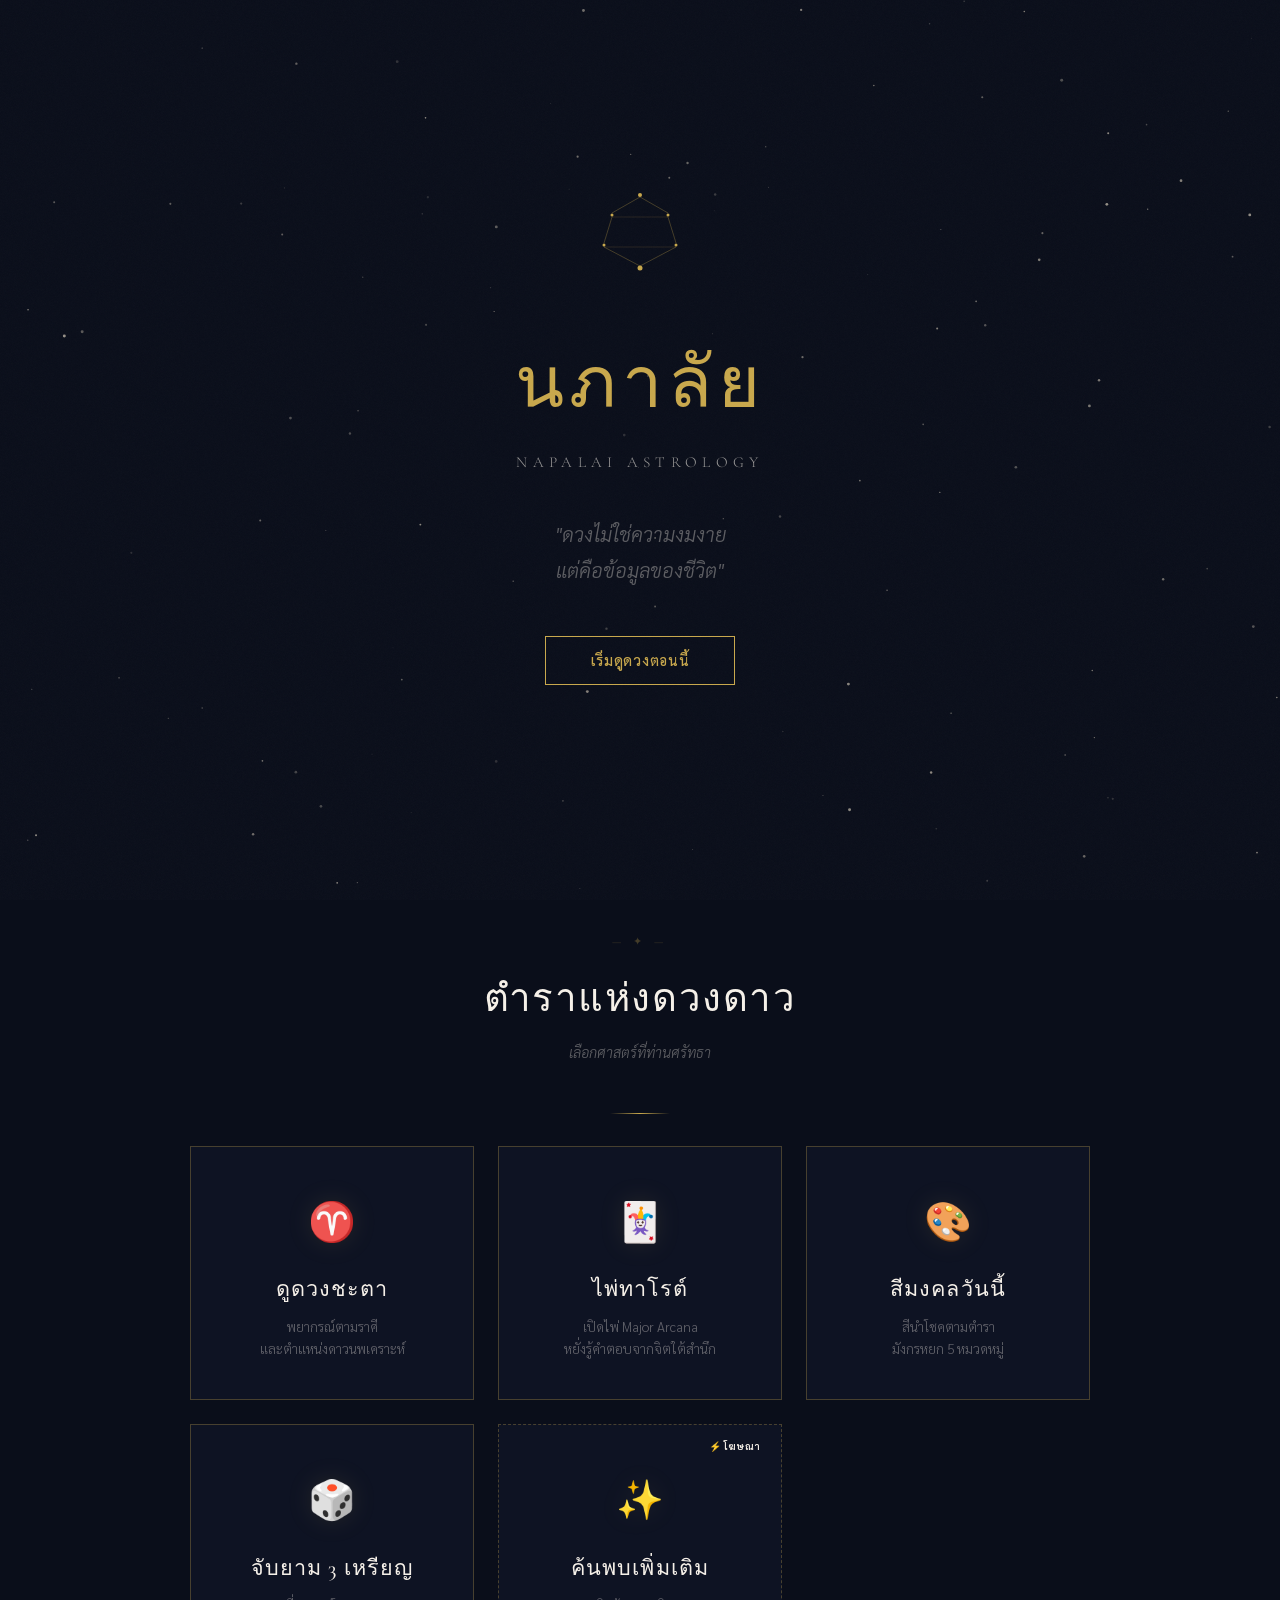
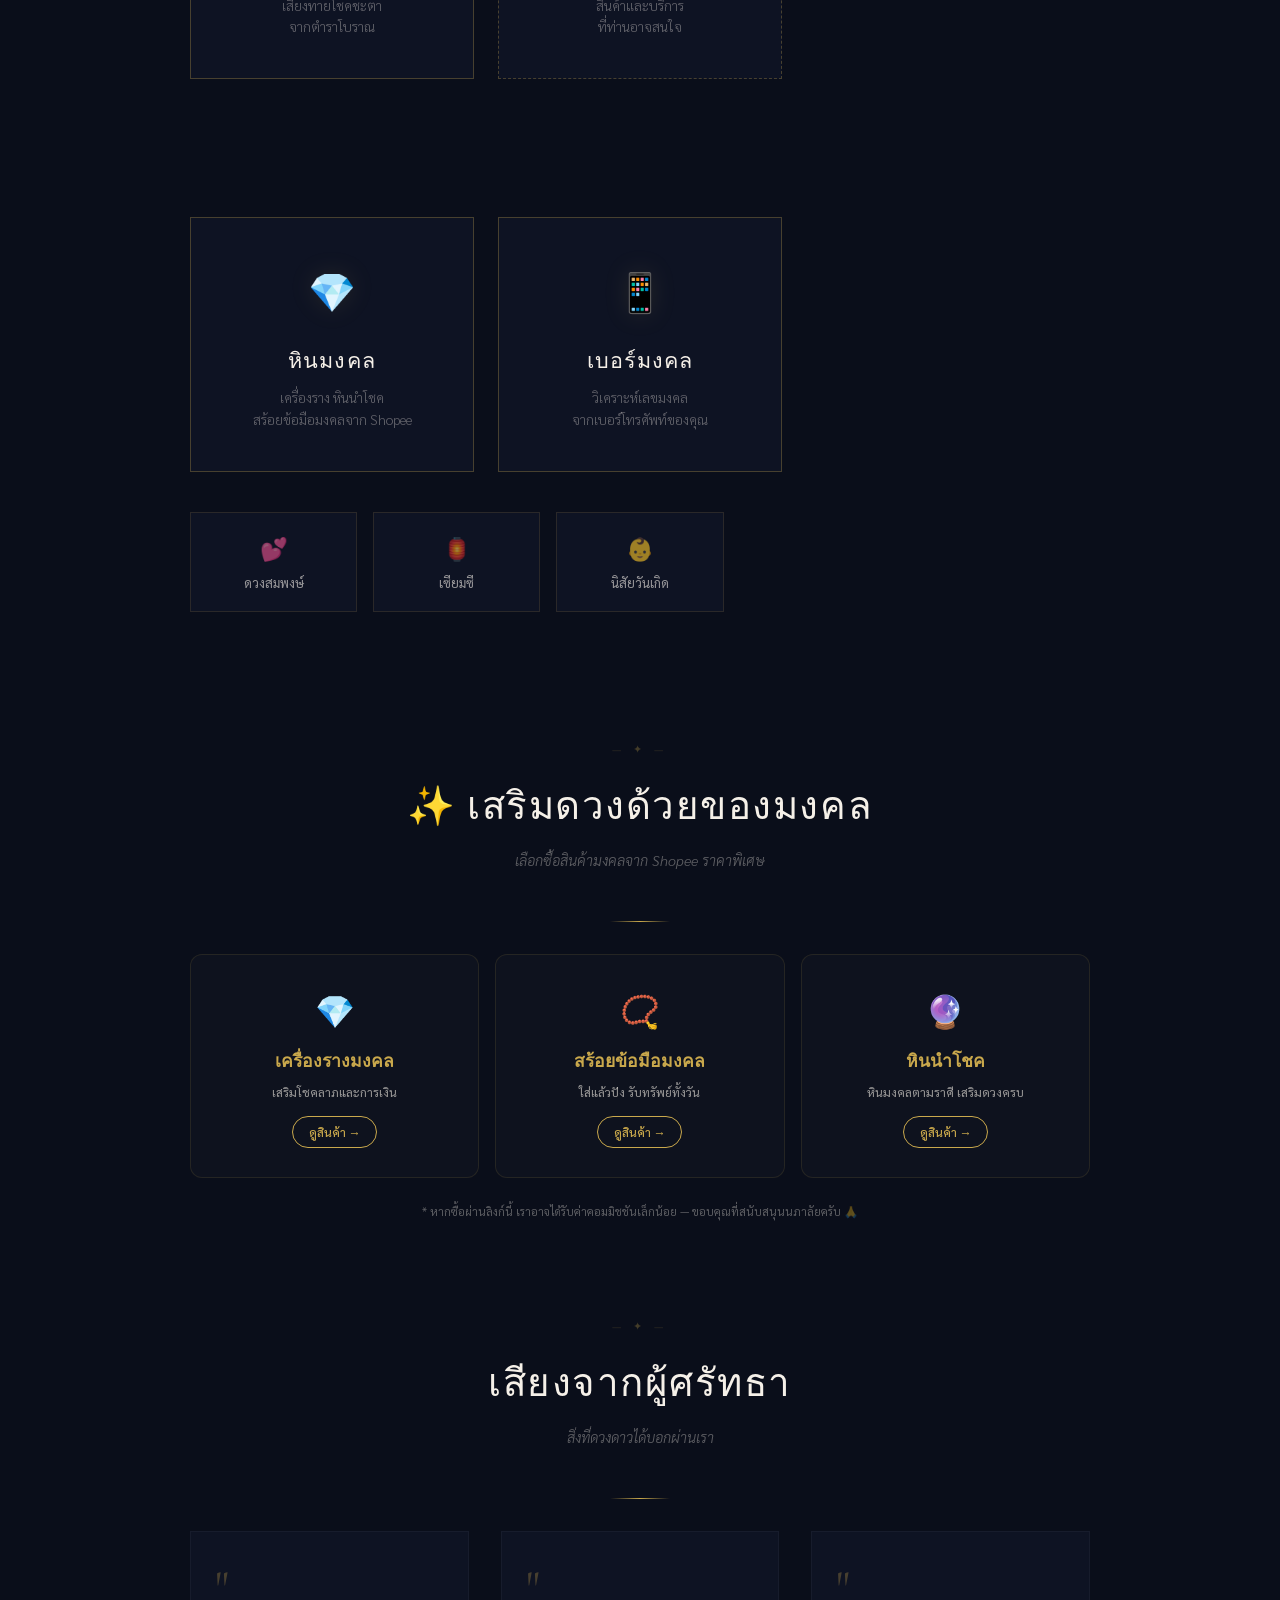
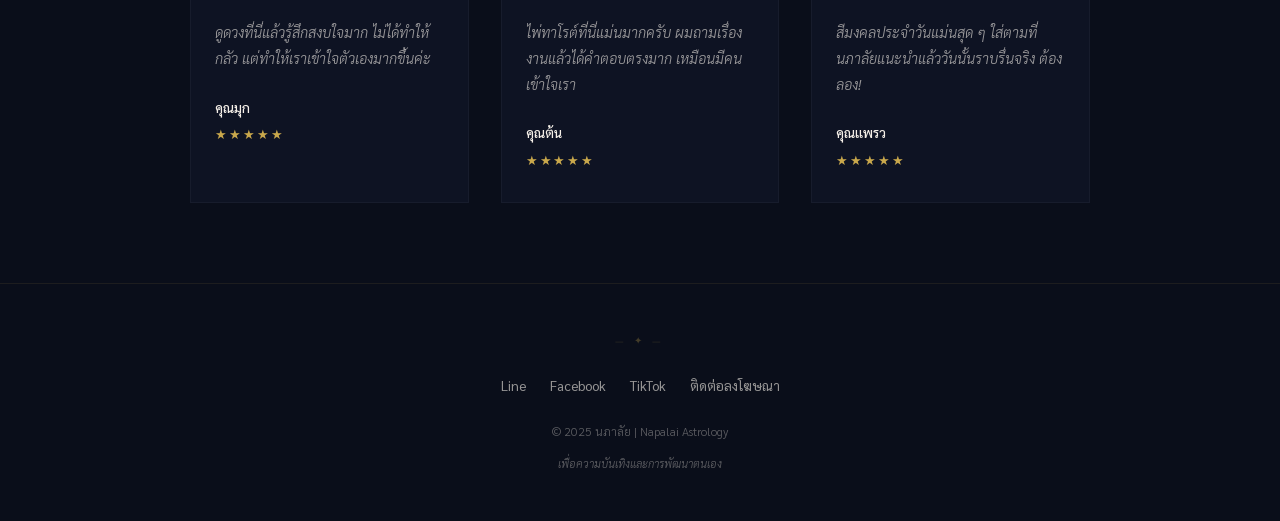
<file: templates/index.html>
<!DOCTYPE html>
<html lang="th">
<head>
<meta charset="UTF-8">
<meta name="viewport" content="width=device-width, initial-scale=1.0, viewport-fit=cover">
<title>นภาลัย | NAPALAI ASTROLOGY</title>
<meta name="description" content="ดูดวงโหราศาสตร์ไทยระดับตำนาน — AI แม่นยำ ลิขิตฟ้าให้เราอ่านให้">
<meta name="theme-color" content="#0a0e1a">

<!-- Open Graph / Social -->
<meta property="og:title" content="นภาลัย | NAPALAI ASTROLOGY — AI ดูดวงไทยแม่นยำ">
<meta property="og:description" content="ดูดวงโหราศาสตร์ไทยฟรี! AI พยากรณ์แม่นยำตามตำรา — ดูดวงราศี, ไพ่ทาโรต์, สีมงคล, นักษัตรจีน, เซียมซี">
<meta property="og:image" content="https://napalai.onrender.com/static/og-image.png">
<meta property="og:url" content="https://napalai.onrender.com">
<meta property="og:type" content="website">
<meta property="og:site_name" content="นภาลัย">
<meta property="og:locale" content="th_TH">
<meta name="twitter:card" content="summary_large_image">

<!-- Canonical -->
<link rel="canonical" href="https://napalai.onrender.com">

<!-- Schema.org — Website + FAQ -->
<script type="application/ld+json">
{
  "@context": "https://schema.org",
  "@type": "WebSite",
  "name": "นภาลัย | NAPALAI ASTROLOGY",
  "url": "https://napalai.onrender.com",
  "description": "AI ดูดวงโหราศาสตร์ไทยฟรี — พยากรณ์แม่นยำ ดูดวงราศี ไพ่ทาโรต์ สีมงคล นักษัตรจีน เซียมซี",
  "potentialAction": {
    "@type": "SearchAction",
    "target": "https://napalai.onrender.com/search?q={search_term_string}",
    "query-input": "required name=search_term_string"
  }
}
</script>
<script type="application/ld+json">
{
  "@context": "https://schema.org",
  "@type": "FAQPage",
  "mainEntity": [{
    "@type": "Question",
    "name": "ดูดวงนภาลัยแม่นไหม?",
    "acceptedAnswer": {"@type": "Answer", "text": "แม่น! นภาลัยใช้ AI ขั้นสูงร่วมกับตำราโหราศาสตร์ไทยโบราณ ให้คำพยากรณ์ที่แม่นยำและเป็นส่วนตัว"}
  },{
    "@type": "Question",
    "name": "ดูดวงฟรีไหม?",
    "acceptedAnswer": {"@type": "Answer", "text": "ฟรี 100%! ดูดวงราศี ไพ่ทาโรต์ สีมงคล และอื่นๆ โดยไม่มีค่าใช้จ่ายใดๆ"}
  },{
    "@type": "Question",
    "name": "มีบริการดูดวงอะไรบ้าง?",
    "acceptedAnswer": {"@type": "Answer", "text": "ดูดวงชะตาราศี, ไพ่ทาโรต์ Major Arcana, สีมงคลประจำวัน, นักษัตรจีน, เซียมซี, จับยาม 3 เหรียญ, เบอร์มงคล, ดวงสมพงษ์, และนิสัยวันเกิด"}
  }]
}
</script>

<!-- Google Fonts -->
<link rel="preconnect" href="https://fonts.googleapis.com">
<link rel="preconnect" href="https://fonts.gstatic.com" crossorigin>
<link href="https://fonts.googleapis.com/css2?family=Cormorant+Garamond:ital,wght@0,300;0,400;0,500;0,600;0,700;1,300;1,400&family=Sarabun:ital,wght@0,300;0,400;0,500;0,600;0,700;1,300&display=swap" rel="stylesheet">

<style>
/* ══════════════════════════════════════════
   CSS CUSTOM PROPERTIES
   ══════════════════════════════════════════ */
:root {
  --bg-deep: #0a0e1a;
  --bg-card: rgba(16, 20, 38, 0.85);
  --gold: #c9a84c;
  --gold-dim: rgba(201, 168, 76, 0.3);
  --gold-glow: rgba(201, 168, 76, 0.12);
  --ivory: #f5f0e8;
  --ivory-dim: rgba(245, 240, 232, 0.6);
  --ivory-muted: rgba(245, 240, 232, 0.35);
  --radius-lg: 2px;
  --ease-out: cubic-bezier(0.25, 0.46, 0.45, 0.94);
  --ease-smooth: cubic-bezier(0.4, 0, 0.2, 1);
}

/* ══════════════════════════════════════════
   RESET & BASE
   ══════════════════════════════════════════ */
*, *::before, *::after { box-sizing: border-box; margin: 0; padding: 0; }

html {
  scroll-behavior: smooth;
  font-size: 16px;
  -webkit-font-smoothing: antialiased;
}

body {
  font-family: 'Sarabun', sans-serif;
  background: var(--bg-deep);
  color: var(--ivory);
  min-height: 100vh;
  overflow-x: hidden;
  line-height: 1.7;
  position: relative;
}

/* ── Grain Overlay ── */
body::before {
  content: '';
  position: fixed;
  inset: 0;
  z-index: 9999;
  pointer-events: none;
  opacity: 0.03;
  background-image: url("data:image/svg+xml,%3Csvg viewBox='0 0 256 256' xmlns='http://www.w3.org/2000/svg'%3E%3Cfilter id='noise'%3E%3CfeTurbulence type='fractalNoise' baseFrequency='0.75' numOctaves='4' stitchTiles='stitch'/%3E%3C/filter%3E%3Crect width='100%25' height='100%25' filter='url(%23noise)' opacity='1'/%3E%3C/svg%3E");
  background-size: 128px 128px;
}

/* ══════════════════════════════════════════
   STARFIELD CANVAS
   ══════════════════════════════════════════ */
#starfield {
  position: fixed;
  inset: 0;
  z-index: 0;
  pointer-events: none;
}

/* ══════════════════════════════════════════
   MAIN CONTENT WRAPPER
   ══════════════════════════════════════════ */
.main-content {
  position: relative;
  z-index: 1;
}

/* ══════════════════════════════════════════
   SECTION BASICS
   ══════════════════════════════════════════ */
section {
  padding: 4rem 1.5rem;
  position: relative;
}

.container {
  max-width: 1100px;
  margin: 0 auto;
}

/* ══════════════════════════════════════════
   GOLD DIVIDER / LINE
   ══════════════════════════════════════════ */
.gold-line {
  width: 60px;
  height: 1px;
  background: linear-gradient(90deg, transparent, var(--gold), transparent);
  margin: 0 auto 2rem;
}

.gold-line.left {
  margin-left: 0;
}

/* ══════════════════════════════════════════
   HERO SECTION
   ══════════════════════════════════════════ */
.hero {
  min-height: 100vh;
  display: flex;
  flex-direction: column;
  align-items: center;
  justify-content: center;
  text-align: center;
  padding-top: 2rem;
}

.hero-constellation {
  position: relative;
  width: 100px;
  height: 100px;
  margin-bottom: 2.5rem;
}

.hero-constellation svg {
  width: 100%;
  height: 100%;
  animation: constellationPulse 4s ease-in-out infinite;
}

@keyframes constellationPulse {
  0%, 100% { filter: drop-shadow(0 0 8px var(--gold-glow)); }
  50% { filter: drop-shadow(0 0 24px rgba(201, 168, 76, 0.35)); }
}

.hero-brand {
  font-family: 'Cormorant Garamond', serif;
  font-size: clamp(2.5rem, 8vw, 4.5rem);
  font-weight: 400;
  letter-spacing: 0.08em;
  color: var(--gold);
  margin-bottom: 0.25rem;
  opacity: 0;
  animation: fadeSlideUp 1s var(--ease-out) 0.3s forwards;
}

.hero-brand-sub {
  font-family: 'Cormorant Garamond', serif;
  font-size: clamp(0.75rem, 2.5vw, 0.95rem);
  font-weight: 300;
  letter-spacing: 0.35em;
  text-transform: uppercase;
  color: var(--ivory-dim);
  margin-bottom: 2.5rem;
  opacity: 0;
  animation: fadeSlideUp 1s var(--ease-out) 0.5s forwards;
}

.hero-tagline {
  font-family: 'Sarabun', sans-serif;
  font-size: clamp(1rem, 3vw, 1.25rem);
  font-weight: 300;
  font-style: italic;
  color: var(--ivory-muted);
  line-height: 1.8;
  margin-bottom: 3rem;
  max-width: 480px;
  opacity: 0;
  animation: fadeSlideUp 1s var(--ease-out) 0.7s forwards;
}

.hero-cta {
  opacity: 0;
  animation: fadeSlideUp 1s var(--ease-out) 0.9s forwards;
}

.btn-gold {
  display: inline-block;
  font-family: 'Sarabun', sans-serif;
  font-size: 0.9rem;
  font-weight: 500;
  letter-spacing: 0.05em;
  color: var(--gold);
  padding: 0.9rem 2.8rem;
  background: transparent;
  border: 1px solid var(--gold);
  cursor: pointer;
  text-decoration: none;
  transition: all 0.35s var(--ease-smooth);
  position: relative;
  overflow: hidden;
}

.btn-gold::before {
  content: '';
  position: absolute;
  inset: 0;
  background: var(--gold);
  transform: scaleX(0);
  transform-origin: left;
  transition: transform 0.35s var(--ease-smooth);
  z-index: -1;
}

.btn-gold:hover::before { transform: scaleX(1); }
.btn-gold:hover {
  color: var(--bg-deep);
  border-color: var(--gold);
}

/* ══════════════════════════════════════════
   SERVICES SECTION
   ══════════════════════════════════════════ */
.services {
  padding-top: 2rem;
  padding-bottom: 5rem;
}

.section-ornament {
  text-align: center;
  color: var(--gold-dim);
  font-size: 0.7rem;
  letter-spacing: 0.4em;
  margin-bottom: 1rem;
  font-family: 'Cormorant Garamond', serif;
}

.section-title {
  font-family: 'Cormorant Garamond', serif;
  font-size: clamp(1.8rem, 5vw, 2.4rem);
  font-weight: 400;
  color: var(--ivory);
  text-align: center;
  margin-bottom: 0.5rem;
  letter-spacing: 0.04em;
}

.section-sub {
  font-family: 'Sarabun', sans-serif;
  font-size: 0.9rem;
  font-weight: 300;
  color: var(--ivory-muted);
  text-align: center;
  font-style: italic;
  margin-bottom: 3rem;
}

.service-grid {
  display: grid;
  grid-template-columns: 1fr;
  gap: 1.5rem;
  max-width: 900px;
  margin: 0 auto;
}

@media (min-width: 768px) {
  .service-grid { grid-template-columns: repeat(auto-fit, minmax(240px, 1fr)); }
}

.service-card {
  background: var(--bg-card);
  border: 1px solid var(--gold-dim);
  padding: 2.5rem 1.5rem;
  text-align: center;
  cursor: pointer;
  transition: all 0.4s var(--ease-smooth);
  position: relative;
  overflow: hidden;
}

.service-card::after {
  content: '';
  position: absolute;
  inset: 0;
  background: linear-gradient(135deg, var(--gold-glow) 0%, transparent 60%);
  opacity: 0;
  transition: opacity 0.4s var(--ease-smooth);
  pointer-events: none;
}

.service-card:hover::after { opacity: 1; }
.service-card:hover {
  border-color: var(--gold);
  transform: translateY(-2px);
}

.service-icon {
  font-size: 2.4rem;
  margin-bottom: 1.2rem;
  display: block;
  filter: drop-shadow(0 0 12px var(--gold-glow));
}

.service-name {
  font-family: 'Cormorant Garamond', serif;
  font-size: 1.35rem;
  font-weight: 500;
  color: var(--ivory);
  margin-bottom: 0.5rem;
  letter-spacing: 0.05em;
}

.service-desc {
  font-family: 'Sarabun', sans-serif;
  font-size: 0.85rem;
  font-weight: 300;
  color: var(--ivory-muted);
  line-height: 1.6;
}

/* ══════════════════════════════════════════
   AD CARD (native ad — เหมือน service-card)
   ══════════════════════════════════════════ */
.ad-card {
  background: var(--bg-card);
  border: 1px dashed var(--gold-dim);
  padding: 2.5rem 1.5rem;
  text-align: center;
  transition: all 0.4s var(--ease-smooth);
  position: relative;
  overflow: hidden;
}

.ad-card::after {
  content: '';
  position: absolute;
  inset: 0;
  background: linear-gradient(135deg, rgba(201,168,76,0.03) 0%, transparent 60%);
  opacity: 0;
  transition: opacity 0.4s var(--ease-smooth);
  pointer-events: none;
}

.ad-card:hover::after { opacity: 1; }
.ad-card:hover {
  border-color: var(--gold);
  border-style: solid;
}

.ad-badge {
  position: absolute;
  top: 10px;
  right: 10px;
  background: linear-gradient(135deg, var(--gold) 0%, var(--gold-dark) 100%);
  color: var(--navy-dark);
  font-family: 'Sarabun', sans-serif;
  font-size: 0.62rem;
  font-weight: 600;
  padding: 3px 10px;
  letter-spacing: 0.05em;
}

.ad-chip {
  background: var(--bg-card);
  border: 1px dashed rgba(201,168,76,0.2);
  padding: 1rem;
  text-align: center;
  transition: all 0.3s var(--ease-smooth);
  font-family: 'Sarabun', sans-serif;
  font-size: 0.82rem;
  color: var(--ivory-dim);
  position: relative;
}

.ad-chip::before {
  content: 'โฆษณา';
  position: absolute;
  top: 3px;
  right: 5px;
  font-size: 0.55rem;
  color: var(--gold-dim);
  letter-spacing: 0.05em;
}

.ad-chip:hover {
  border-color: var(--gold);
  border-style: solid;
}

.ad-chip .chip-icon { display: block; font-size: 1.4rem; margin-bottom: 0.35rem; }

/* ══════════════════════════════════════════
   MORE SERVICES (HIDDEN GRID)
   ══════════════════════════════════════════ */
.more-services-grid {
  display: grid;
  grid-template-columns: repeat(auto-fill, minmax(150px, 1fr));
  gap: 1rem;
  margin-top: 2.5rem;
  max-width: 900px;
  margin-left: auto;
  margin-right: auto;
}

.more-service-chip {
  background: var(--bg-card);
  border: 1px solid rgba(201, 168, 76, 0.15);
  padding: 1rem;
  text-align: center;
  cursor: pointer;
  transition: all 0.3s var(--ease-smooth);
  font-family: 'Sarabun', sans-serif;
  font-size: 0.82rem;
  color: var(--ivory-dim);
}

.more-service-chip:hover {
  border-color: var(--gold);
  color: var(--gold);
}

.more-service-chip .chip-icon {
  display: block;
  font-size: 1.4rem;
  margin-bottom: 0.35rem;
}

/* ══════════════════════════════════════════
   TESTIMONIALS
   ══════════════════════════════════════════ */
.testimonials {
  padding-top: 2rem;
  padding-bottom: 5rem;
}

.testimonial-grid {
  display: grid;
  grid-template-columns: 1fr;
  gap: 2rem;
  max-width: 900px;
  margin: 0 auto;
}

@media (min-width: 768px) {
  .testimonial-grid { grid-template-columns: repeat(3, 1fr); }
}

.testimonial-card {
  background: var(--bg-card);
  border: 1px solid rgba(255, 255, 255, 0.04);
  padding: 2rem 1.5rem;
  position: relative;
}

.testimonial-quote-mark {
  font-family: 'Cormorant Garamond', serif;
  font-size: 3rem;
  line-height: 1;
  color: var(--gold-dim);
  margin-bottom: 0.5rem;
}

.testimonial-text {
  font-family: 'Sarabun', sans-serif;
  font-size: 0.9rem;
  font-weight: 300;
  font-style: italic;
  color: var(--ivory-dim);
  line-height: 1.8;
  margin-bottom: 1.5rem;
}

.testimonial-author {
  font-family: 'Sarabun', sans-serif;
  font-size: 0.85rem;
  font-weight: 500;
  color: var(--ivory);
}

.testimonial-stars {
  color: var(--gold);
  font-size: 0.8rem;
  margin-top: 0.25rem;
  letter-spacing: 0.15em;
}

/* ══════════════════════════════════════════
   FOOTER
   ══════════════════════════════════════════ */
.site-footer {
  text-align: center;
  padding: 3rem 1.5rem;
  border-top: 1px solid rgba(201, 168, 76, 0.1);
  position: relative;
  z-index: 1;
}

.footer-ornament {
  color: var(--gold-dim);
  font-size: 0.65rem;
  letter-spacing: 0.4em;
  margin-bottom: 1.5rem;
  font-family: 'Cormorant Garamond', serif;
}

.footer-social {
  display: flex;
  justify-content: center;
  gap: 1.5rem;
  margin-bottom: 1.5rem;
}

.footer-social a {
  color: var(--ivory-dim);
  text-decoration: none;
  font-size: 0.85rem;
  transition: color 0.3s;
}

.footer-social a:hover { color: var(--gold); }

.footer-copy {
  font-family: 'Sarabun', sans-serif;
  font-size: 0.75rem;
  color: var(--ivory-muted);
  font-weight: 300;
}

.footer-disclaimer {
  font-family: 'Sarabun', sans-serif;
  font-size: 0.7rem;
  color: var(--ivory-muted);
  font-weight: 300;
  font-style: italic;
  margin-top: 0.75rem;
}

/* ══════════════════════════════════════════
   MODAL
   ══════════════════════════════════════════ */
.modal-overlay {
  position: fixed;
  inset: 0;
  background: rgba(5, 7, 14, 0.92);
  backdrop-filter: blur(8px);
  -webkit-backdrop-filter: blur(8px);
  z-index: 100;
  display: flex;
  align-items: center;
  justify-content: center;
  padding: 1.5rem;
  opacity: 0;
  pointer-events: none;
  transition: opacity 0.35s var(--ease-smooth);
}

.modal-overlay.active {
  opacity: 1;
  pointer-events: auto;
}

.modal-panel {
  background: var(--bg-card);
  border: 1px solid var(--gold-dim);
  max-width: 500px;
  width: 100%;
  padding: 2.5rem 1.5rem;
  position: relative;
  max-height: 85vh;
  overflow-y: auto;
}

.modal-close {
  position: absolute;
  top: 1rem;
  right: 1rem;
  background: none;
  border: none;
  color: var(--ivory-muted);
  cursor: pointer;
  font-size: 1.2rem;
  font-family: inherit;
  transition: color 0.3s;
  width: 32px;
  height: 32px;
  display: flex;
  align-items: center;
  justify-content: center;
}

.modal-close:hover { color: var(--gold); }

.modal-title {
  font-family: 'Cormorant Garamond', serif;
  font-size: 1.6rem;
  font-weight: 400;
  color: var(--gold);
  text-align: center;
  margin-bottom: 0.25rem;
}

.modal-subtitle {
  font-family: 'Sarabun', sans-serif;
  font-size: 0.85rem;
  color: var(--ivory-muted);
  text-align: center;
  font-style: italic;
  margin-bottom: 2rem;
}

.modal-body {
  color: var(--ivory-dim);
  font-size: 0.9rem;
  line-height: 1.8;
}

.modal-body .result-block {
  background: rgba(201, 168, 76, 0.04);
  border-left: 1px solid var(--gold);
  padding: 1rem 1.2rem;
  margin: 1rem 0;
}

.modal-input {
  width: 100%;
  padding: 0.8rem 1rem;
  background: rgba(255, 255, 255, 0.04);
  border: 1px solid var(--gold-dim);
  color: var(--ivory);
  font-family: 'Sarabun', sans-serif;
  font-size: 0.9rem;
  margin-bottom: 1rem;
  outline: none;
  transition: border-color 0.3s;
}

.modal-input:focus { border-color: var(--gold); }
.modal-input::placeholder { color: var(--ivory-muted); }

.modal-btn {
  width: 100%;
  display: block;
  text-align: center;
  font-family: 'Sarabun', sans-serif;
  font-size: 0.9rem;
  font-weight: 500;
  letter-spacing: 0.05em;
  color: var(--bg-deep);
  padding: 0.8rem;
  background: var(--gold);
  border: none;
  cursor: pointer;
  transition: opacity 0.3s;
}

.modal-btn:hover { opacity: 0.85; }
.modal-btn:disabled { opacity: 0.4; cursor: not-allowed; }

.modal-loader {
  text-align: center;
  padding: 2rem;
  color: var(--gold-dim);
}

.modal-loader .dot-pulse {
  display: inline-block;
  width: 6px;
  height: 6px;
  border-radius: 50%;
  background: var(--gold);
  margin: 0 4px;
  animation: dotPulse 1.4s infinite ease-in-out both;
}

.modal-loader .dot-pulse:nth-child(1) { animation-delay: -0.32s; }
.modal-loader .dot-pulse:nth-child(2) { animation-delay: -0.16s; }

@keyframes dotPulse {
  0%, 80%, 100% { transform: scale(0); opacity: 0.3; }
  40% { transform: scale(1); opacity: 1; }
}

/* ══════════════════════════════════════════
   COLORMEE CARD (SPECIAL)
   ══════════════════════════════════════════ */
.colorme-display {
  text-align: center;
  padding: 1.5rem 0;
}

.color-circle {
  width: 80px;
  height: 80px;
  border-radius: 50%;
  margin: 0 auto 1rem;
  box-shadow: 0 0 40px var(--color-glow, var(--gold-glow));
  transition: all 0.5s;
}

.colorme-categories {
  display: grid;
  gap: 0.5rem;
  margin-top: 1rem;
}

.colorme-cat {
  display: flex;
  align-items: center;
  gap: 0.75rem;
  padding: 0.6rem 0.8rem;
  background: rgba(255, 255, 255, 0.02);
  border: 1px solid rgba(255, 255, 255, 0.04);
}

.colorme-swatch {
  width: 20px;
  height: 20px;
  border-radius: 50%;
  flex-shrink: 0;
}

.colorme-label {
  font-size: 0.82rem;
  color: var(--ivory-dim);
  flex: 1;
  text-align: left;
}
.colorme-value {
  font-size: 0.82rem;
  font-weight: 500;
  color: var(--ivory);
}

/* ══════════════════════════════════════════
   SHOPEE AFFILIATE
   ══════════════════════════════════════════ */
.affiliate-section {
  padding: 3rem 1rem 4rem;
}

.affiliate-grid {
  display: grid;
  grid-template-columns: repeat(3, 1fr);
  gap: 1rem;
  max-width: 900px;
  margin: 2rem auto 0;
}

.affiliate-card {
  display: flex;
  flex-direction: column;
  align-items: center;
  text-align: center;
  padding: 1.8rem 1rem;
  background: rgba(255, 255, 255, 0.02);
  border: 1px solid rgba(201, 168, 76, 0.12);
  border-radius: 12px;
  text-decoration: none;
  color: var(--ivory);
  transition: all 0.3s;
}

.affiliate-card:hover {
  border-color: var(--gold);
  background: rgba(201, 168, 76, 0.06);
  transform: translateY(-2px);
}

.affiliate-icon {
  font-size: 2rem;
  margin-bottom: 0.6rem;
}

.affiliate-card h3 {
  font-family: 'Cormorant Garamond', serif;
  font-size: 1.1rem;
  font-weight: 600;
  color: var(--gold);
  margin-bottom: 0.3rem;
}

.affiliate-card p {
  font-size: 0.78rem;
  color: var(--ivory-dim);
  margin-bottom: 0.8rem;
}

.affiliate-cta {
  font-size: 0.75rem;
  color: var(--gold);
  font-weight: 500;
  border: 1px solid var(--gold);
  padding: 0.3rem 1rem;
  border-radius: 20px;
  transition: all 0.3s;
}

.affiliate-card:hover .affiliate-cta {
  background: var(--gold);
  color: var(--deep);
}

.affiliate-disclaimer {
  text-align: center;
  font-size: 0.7rem;
  color: var(--ivory-muted);
  margin-top: 1.5rem;
  opacity: 0.5;
}

@media (max-width: 768px) {
  .affiliate-grid {
    grid-template-columns: 1fr 1fr;
  }
}

@media (max-width: 480px) {
  .affiliate-grid {
    grid-template-columns: 1fr;
  }
}


/* ══════════════════════════════════════════
   ANIMATIONS
   ══════════════════════════════════════════ */
@keyframes fadeSlideUp {
  from { opacity: 0; transform: translateY(24px); }
  to { opacity: 1; transform: translateY(0); }
}

.reveal {
  opacity: 0;
  transform: translateY(30px);
  transition: opacity 0.7s var(--ease-out), transform 0.7s var(--ease-out);
}

.reveal.visible {
  opacity: 1;
  transform: translateY(0);
}

.reveal-delay-1 { transition-delay: 0.1s; }
.reveal-delay-2 { transition-delay: 0.2s; }
.reveal-delay-3 { transition-delay: 0.3s; }
.reveal-delay-4 { transition-delay: 0.4s; }

/* ══════════════════════════════════════════
   RESPONSIVE TWEAKS
   ══════════════════════════════════════════ */
@media (max-width: 480px) {
  .hero { padding: 5rem 1rem 3rem; }
  section { padding: 3rem 1rem; }
  .service-card { padding: 2rem 1.2rem; }
  .modal-panel { padding: 2rem 1.2rem; }
}
</style>
<!-- ═══════════════════════════════════════
   AdSense Verification
   ═══════════════════════════════════════ -->
<meta name="google-adsense-account" content="ca-pub-6324805521301961">
<!-- ═══════════════════════════════════════
   AdSense Script
   ═══════════════════════════════════════ -->
<script async src="https://pagead2.googlesyndication.com/pagead/js/adsbygoogle.js?client=ca-pub-6324805521301961"
     crossorigin="anonymous"></script>
<script>
     (adsbygoogle = window.adsbygoogle || []).push({});
</script>
<!-- Monetag Multi Tag -->
<script src="https://al5sm.com/88/tag.min.js" data-zone="245517" async data-cfasync="false"></script>
</head>
<body>

<!-- Starfield Canvas -->
<canvas id="starfield"></canvas>

<div class="main-content">

<!-- ═══════════════════════════════════════
   HERO
   ═══════════════════════════════════════ -->
<section class="hero" id="top">
  <div class="hero-constellation">
    <svg viewBox="0 0 100 100" fill="none" xmlns="http://www.w3.org/2000/svg">
      <circle cx="50" cy="12" r="2" fill="#c9a84c"/>
      <circle cx="22" cy="32" r="1.5" fill="#c9a84c"/>
      <circle cx="78" cy="32" r="1.5" fill="#c9a84c"/>
      <circle cx="14" cy="62" r="1.5" fill="#c9a84c"/>
      <circle cx="86" cy="62" r="1.5" fill="#c9a84c"/>
      <circle cx="50" cy="85" r="2.5" fill="#c9a84c"/>
      <line x1="50" y1="14" x2="22" y2="30" stroke="#c9a84c" stroke-width="0.5" opacity="0.6"/>
      <line x1="50" y1="14" x2="78" y2="30" stroke="#c9a84c" stroke-width="0.5" opacity="0.6"/>
      <line x1="22" y1="34" x2="14" y2="60" stroke="#c9a84c" stroke-width="0.5" opacity="0.6"/>
      <line x1="78" y1="34" x2="86" y2="60" stroke="#c9a84c" stroke-width="0.5" opacity="0.6"/>
      <line x1="14" y1="64" x2="50" y2="83" stroke="#c9a84c" stroke-width="0.5" opacity="0.6"/>
      <line x1="86" y1="64" x2="50" y2="83" stroke="#c9a84c" stroke-width="0.5" opacity="0.6"/>
      <line x1="22" y1="34" x2="78" y2="34" stroke="#c9a84c" stroke-width="0.5" opacity="0.3"/>
      <line x1="14" y1="64" x2="86" y2="64" stroke="#c9a84c" stroke-width="0.5" opacity="0.3"/>
    </svg>
  </div>

  <h1 class="hero-brand">นภาลัย</h1>
  <p class="hero-brand-sub">Napalai Astrology</p>
  <p class="hero-tagline">"ดวงไม่ใช่ความงมงาย <br>แต่คือข้อมูลของชีวิต"</p>
  <div class="hero-cta">
    <button class="btn-gold" onclick="document.querySelector('#services').scrollIntoView({behavior:'smooth'})">เริ่มดูดวงตอนนี้</button>
  </div>
</section>

<!-- ═══════════════════════════════════════
   SERVICES
   ═══════════════════════════════════════ -->
<section class="services" id="services">
  <div class="container">
    <div class="section-ornament reveal">— ✦ —</div>
    <h2 class="section-title reveal reveal-delay-1">ตำราแห่งดวงดาว</h2>
    <p class="section-sub reveal reveal-delay-2">เลือกศาสตร์ที่ท่านศรัทธา</p>
    <div class="gold-line"></div>

    <div class="service-grid">
      <!-- 1. ดูดวงชะตา -->
      <div class="service-card reveal reveal-delay-1" onclick="openFortune('zodiac')">
        <span class="service-icon">♈</span>
        <h3 class="service-name">ดูดวงชะตา</h3>
        <p class="service-desc">พยากรณ์ตามราศี<br>และตำแหน่งดาวนพเคราะห์</p>
      </div>

      <!-- 2. ไพ่ทาโรต์ -->
      <div class="service-card reveal reveal-delay-2" onclick="openFortune('tarot')">
        <span class="service-icon">🃏</span>
        <h3 class="service-name">ไพ่ทาโรต์</h3>
        <p class="service-desc">เปิดไพ่ Major Arcana<br>หยั่งรู้คำตอบจากจิตใต้สำนึก</p>
      </div>

      <!-- 3. สีมงคลวันนี้ -->
      <div class="service-card reveal reveal-delay-3" onclick="openFortune('colorme')">
        <span class="service-icon">🎨</span>
        <h3 class="service-name">สีมงคลวันนี้</h3>
        <p class="service-desc">สีนำโชคตามตำรา<br>มังกรหยก 5 หมวดหมู่</p>
      </div>

      <!-- 4. จับยาม 3 เหรียญ -->
      <div class="service-card reveal reveal-delay-1" onclick="openFortune('yam')">
        <span class="service-icon">🎲</span>
        <h3 class="service-name">จับยาม 3 เหรียญ</h3>
        <p class="service-desc">เสี่ยงทายโชคชะตา<br>จากตำราโบราณ</p>
      </div>

      <!-- 5. โฆษณา -->
      <div class="ad-card reveal reveal-delay-2">
        <span class="ad-badge">⚡ โฆษณา</span>
        <span class="service-icon">✨</span>
        <h3 class="service-name">ค้นพบเพิ่มเติม</h3>
        <p class="service-desc">สินค้าและบริการ<br>ที่ท่านอาจสนใจ</p>
        <ins class="adsbygoogle"
             style="display:block;max-height:90px"
             data-ad-client="ca-pub-6324805521301961"
             data-ad-slot="1111111111"
             data-ad-format="auto"
             data-full-width-responsive="true"></ins>
      </div>

      <!-- Monetag Banner -->
      <div style="grid-column: 1 / -1; min-height: 90px; display: flex; align-items: center; justify-content: center;">
        <script>(function(s){s.dataset.zone='11091387',s.src='https://nap5k.com/tag.min.js'})([document.documentElement, document.body].filter(Boolean).pop().appendChild(document.createElement('script')))</script>
      </div>

      <!-- 6. หินมงคล (Shopee) -->
      <div class="service-card reveal reveal-delay-3" onclick="document.querySelector('#shopee').scrollIntoView({behavior:'smooth'})">
        <span class="service-icon">💎</span>
        <h3 class="service-name">หินมงคล</h3>
        <p class="service-desc">เครื่องราง หินนำโชค<br>สร้อยข้อมือมงคลจาก Shopee</p>
      </div>

      <!-- 7. เบอร์มงคล -->
      <div class="service-card reveal reveal-delay-1" onclick="openFortune('phone')">
        <span class="service-icon">📱</span>
        <h3 class="service-name">เบอร์มงคล</h3>
        <p class="service-desc">วิเคราะห์เลขมงคล<br>จากเบอร์โทรศัพท์ของคุณ</p>
      </div>
    </div>


    <!-- More Services -->
    <div class="more-services-grid reveal reveal-delay-4">
      <div class="more-service-chip" onclick="openFortune('compatibility')">
        <span class="chip-icon">💕</span> ดวงสมพงษ์
      </div>
      <div class="more-service-chip" onclick="openFortune('siamsi')">
        <span class="chip-icon">🏮</span> เซียมซี
      </div>
      <div class="more-service-chip" onclick="openFortune('birthday')">
        <span class="chip-icon">👶</span> นิสัยวันเกิด
      </div>
    </div>
  </div>
</section>

<!-- ═══════════════════════════════════════
   SHOPEE AFFILIATE
   ═══════════════════════════════════════ -->
<section class="affiliate-section" id="shopee">
  <div class="container">
    <div class="section-ornament reveal">— ✦ —</div>
    <h2 class="section-title reveal reveal-delay-1">✨ เสริมดวงด้วยของมงคล</h2>
    <p class="section-sub reveal reveal-delay-2">เลือกซื้อสินค้ามงคลจาก Shopee ราคาพิเศษ</p>
    <div class="gold-line"></div>

    <div class="affiliate-grid">
      <a href="https://s.shopee.co.th/LkQJQjFdC" target="_blank" rel="nofollow sponsored" class="affiliate-card reveal reveal-delay-1">
        <span class="affiliate-icon">💎</span>
        <h3>เครื่องรางมงคล</h3>
        <p>เสริมโชคลาภและการเงิน</p>
        <span class="affiliate-cta">ดูสินค้า →</span>
      </a>
      <a href="https://s.shopee.co.th/8ATHe0bFQ3" target="_blank" rel="nofollow sponsored" class="affiliate-card reveal reveal-delay-2">
        <span class="affiliate-icon">📿</span>
        <h3>สร้อยข้อมือมงคล</h3>
        <p>ใส่แล้วปัง รับทรัพย์ทั้งวัน</p>
        <span class="affiliate-cta">ดูสินค้า →</span>
      </a>
      <a href="https://s.shopee.co.th/11076tSCM1" target="_blank" rel="nofollow sponsored" class="affiliate-card reveal reveal-delay-3">
        <span class="affiliate-icon">🔮</span>
        <h3>หินนำโชค</h3>
        <p>หินมงคลตามราศี เสริมดวงครบ</p>
        <span class="affiliate-cta">ดูสินค้า →</span>
      </a>
    </div>

    <p class="affiliate-disclaimer reveal">* หากซื้อผ่านลิงก์นี้ เราอาจได้รับค่าคอมมิชชันเล็กน้อย — ขอบคุณที่สนับสนุนนภาลัยครับ 🙏</p>
  </div>
</section>

<!-- ═══════════════════════════════════════
   TESTIMONIALS
   ═══════════════════════════════════════ -->
<section class="testimonials">
  <div class="container">
    <div class="section-ornament reveal">— ✦ —</div>
    <h2 class="section-title reveal reveal-delay-1">เสียงจากผู้ศรัทธา</h2>
    <p class="section-sub reveal reveal-delay-2">สิ่งที่ดวงดาวได้บอกผ่านเรา</p>
    <div class="gold-line"></div>

    <div class="testimonial-grid">
      <div class="testimonial-card reveal reveal-delay-1">
        <div class="testimonial-quote-mark">"</div>
        <p class="testimonial-text">ดูดวงที่นี่แล้วรู้สึกสงบใจมาก ไม่ได้ทำให้กลัว แต่ทำให้เราเข้าใจตัวเองมากขึ้นค่ะ</p>
        <p class="testimonial-author">คุณมุก</p>
        <p class="testimonial-stars">★★★★★</p>
      </div>

      <div class="testimonial-card reveal reveal-delay-2">
        <div class="testimonial-quote-mark">"</div>
        <p class="testimonial-text">ไพ่ทาโรต์ที่นี่แม่นมากครับ ผมถามเรื่องงานแล้วได้คำตอบตรงมาก เหมือนมีคนเข้าใจเรา</p>
        <p class="testimonial-author">คุณต้น</p>
        <p class="testimonial-stars">★★★★★</p>
      </div>

      <div class="testimonial-card reveal reveal-delay-3">
        <div class="testimonial-quote-mark">"</div>
        <p class="testimonial-text">สีมงคลประจำวันแม่นสุด ๆ ใส่ตามที่นภาลัยแนะนำแล้ววันนั้นราบรื่นจริง ต้องลอง!</p>
        <p class="testimonial-author">คุณแพรว</p>
        <p class="testimonial-stars">★★★★★</p>
      </div>
    </div>
  </div>
</section>

<!-- ═══════════════════════════════════════
   FOOTER
   ═══════════════════════════════════════ -->
<footer class="site-footer">
  <div class="footer-ornament">— ✦ —</div>
  <div class="footer-social">
    <a href="#">Line</a>
    <a href="#">Facebook</a>
    <a href="#">TikTok</a>
    <a href="#">ติดต่อลงโฆษณา</a>
  </div>
  <p class="footer-copy">© 2025 นภาลัย | Napalai Astrology</p>
  <p class="footer-disclaimer">เพื่อความบันเทิงและการพัฒนาตนเอง</p>
</footer>

</div><!-- /.main-content -->

<!-- ═══════════════════════════════════════
   FORTUNE MODAL
   ═══════════════════════════════════════ -->
<div class="modal-overlay" id="fortuneModal">
  <div class="modal-panel">
    <button class="modal-close" onclick="closeModal()">✕</button>
    <div id="modalContent"></div>
  </div>
</div>

<script>
/* ══════════════════════════════════════════
   STARFIELD
   ══════════════════════════════════════════ */
(function() {
  const canvas = document.getElementById('starfield');
  const ctx = canvas.getContext('2d');
  let stars = [];
  const STAR_COUNT = 120;

  function resize() {
    canvas.width = window.innerWidth;
    canvas.height = window.innerHeight;
  }

  function createStars() {
    stars = [];
    for (let i = 0; i < STAR_COUNT; i++) {
      stars.push({
        x: Math.random() * canvas.width,
        y: Math.random() * canvas.height,
        r: Math.random() * 1.2 + 0.3,
        alpha: Math.random() * 0.5 + 0.15,
        flicker: Math.random() * 0.005 + 0.002,
        dir: Math.random() > 0.5 ? 1 : -1,
      });
    }
  }

  function draw() {
    ctx.clearRect(0, 0, canvas.width, canvas.height);

    for (const s of stars) {
      // Flicker
      s.alpha += s.flicker * s.dir;
      if (s.alpha > 0.7) s.dir = -1;
      if (s.alpha < 0.1) s.dir = 1;

      ctx.beginPath();
      ctx.arc(s.x, s.y, s.r, 0, Math.PI * 2);
      ctx.fillStyle = `rgba(229, 218, 198, ${s.alpha})`;
      ctx.fill();
    }

    requestAnimationFrame(draw);
  }

  resize();
  createStars();
  draw();
  window.addEventListener('resize', () => { resize(); createStars(); });
})();

/* ══════════════════════════════════════════
   INTERSECTION OBSERVER (REVEAL ON SCROLL)
   ══════════════════════════════════════════ */
(function() {
  const observer = new IntersectionObserver((entries) => {
    entries.forEach(entry => {
      if (entry.isIntersecting) {
        entry.target.classList.add('visible');
      }
    });
  }, { threshold: 0.15, rootMargin: '0px 0px -50px 0px' });

  document.querySelectorAll('.reveal').forEach(el => observer.observe(el));
})();

/* ══════════════════════════════════════════
   FORTUNE MODAL SYSTEM
   ══════════════════════════════════════════ */
const FORTUNE_META = {
  tarot:    { title: 'ไพ่ทาโรต์',         sub: 'เปิดไพ่ Major Arcana — AI วิเคราะห์ทันที',                           endpoint: '/api/tarot',          input: false },
  yam:      { title: 'จับยาม 3 เหรียญ',  sub: 'เสี่ยงทายโชคชะตาจากตำราโบราณ',                                     endpoint: '/api/yam',            input: false },
  phone:    { title: 'เบอร์มงคล',         sub: 'กรอกเบอร์โทรศัพท์เพื่อวิเคราะห์เลขมงคล',                            endpoint: '/api/phone',          input: true,  placeholder: '08XXXXXXXX หรือ 0XX-XXX-XXXX' },
  compatibility: { title: 'ดวงสมพงษ์',    sub: 'กรอกวันเกิดคุณและคู่เพื่อเช็คความเข้ากัน',                           endpoint: '/api/compatibility',  input: true,  placeholder: 'เช่น 15/08/2535 และ 22/12/2536' },
  siamsi:   { title: 'เซียมซี',           sub: 'เสี่ยงเซียมซี — คำทำนายจาก 28 ใบ',                                  endpoint: '/api/siamsi',         input: false },
  birthday: { title: 'นิสัยวันเกิด',      sub: 'กรอกวันเกิดเพื่อวิเคราะห์นิสัยตามวัน',                              endpoint: '/api/birthday',       input: true,  placeholder: 'ex. วันจันทร์' },
  zodiac:   { title: '12 ราศี',           sub: 'กรอกราศีของคุณเพื่อดูดวงรายวัน',                                    endpoint: '/api/zodiac',         input: true,  placeholder: 'เช่น มังกร, ราศีเมษ, Gemini' },
  colorme:  { title: 'สีมงคลวันนี้',       sub: 'สีนำโชคตามตำรามังกรหยก — AI แนะนำ 5 หมวดหมู่',                    endpoint: '/api/colorme',        input: false },
};

function openFortune(type) {
  // Monetag Direct Link — เปิดในพื้นหลัง
  var dl = window.open('https://omg10.com/4/11091386', '_blank');
  if (dl) dl.blur();

  const meta = FORTUNE_META[type];
  if (!meta) return;

  const modal = document.getElementById('fortuneModal');
  const content = document.getElementById('modalContent');

  let html = `<h3 class="modal-title">${meta.title}</h3>`;
  html += `<p class="modal-subtitle">${meta.sub}</p>`;
  html += `<div class="modal-body">`;

  if (meta.input) {
    html += `<input type="text" id="fortuneInput" class="modal-input" placeholder="${meta.placeholder}">`;
    html += `<button class="modal-btn" onclick="fetchFortune('${type}', '${meta.endpoint}')">🔮 ดูดวงเลย</button>`;
  } else {
    html += `<div id="fortuneResult"><div class="modal-loader"><span class="dot-pulse"></span><span class="dot-pulse"></span><span class="dot-pulse"></span></div></div>`;
  }

  html += `</div>`;

  content.innerHTML = html;
  modal.classList.add('active');

  // Auto-fetch for no-input types
  if (!meta.input) {
    fetchFortune(type, meta.endpoint);
  }

  // Enter to submit
  if (meta.input) {
    setTimeout(() => {
      const inp = document.getElementById('fortuneInput');
      if (inp) {
        inp.focus();
        inp.addEventListener('keydown', (e) => {
          if (e.key === 'Enter') fetchFortune(type, meta.endpoint);
        });
      }
    }, 100);
  }
}

function closeModal() {
  document.getElementById('fortuneModal').classList.remove('active');
}

// Close on overlay click
document.getElementById('fortuneModal').addEventListener('click', (e) => {
  if (e.target === e.currentTarget) closeModal();
});

// Close on Escape
document.addEventListener('keydown', (e) => {
  if (e.key === 'Escape') closeModal();
});

// ── POST body builders per type ─────────────────
const INPUT_BUILDERS = {
  phone:    () => { const v = document.getElementById('fortuneInput').value.trim(); return v ? { number: v } : null; },
  compatibility: () => {
    const v = document.getElementById('fortuneInput').value.trim();
    if (!v) return null;
    const parts = v.split(/และ|,|,/).map(s => s.trim());
    if (parts.length < 2) return { person1: v, person2: '' };
    return { person1: parts[0], person2: parts[1] };
  },
  birthday: () => { const v = document.getElementById('fortuneInput').value.trim(); return v ? { day: v } : null; },
  zodiac:   () => { const v = document.getElementById('fortuneInput').value.trim(); return v ? { sign: v } : null; },
};

async function fetchFortune(type, endpoint) {
  const modal = document.getElementById('fortuneModal');
  const meta = FORTUNE_META[type];

  // Show loader
  let resultEl = document.getElementById('fortuneResult');
  if (!resultEl) {
    resultEl = document.createElement('div');
    resultEl.id = 'fortuneResult';
    const body = document.querySelector('.modal-body');
    if (body) body.appendChild(resultEl);
  }

  if (meta.input) {
    const btn = document.querySelector('.modal-btn');
    if (btn) { btn.disabled = true; btn.textContent = '⏳ กำลังดูดวง...'; }
  }

  resultEl.innerHTML = '<div class="modal-loader"><span class="dot-pulse"></span><span class="dot-pulse"></span><span class="dot-pulse"></span></div>';

  try {
    // Build POST body
    let body = {};
    if (meta.input) {
      const builder = INPUT_BUILDERS[type];
      if (builder) {
        body = builder();
        if (!body) {
          resultEl.innerHTML = '<p style="color:#e88;text-align:center">กรุณากรอกข้อมูลก่อน</p>';
          if (meta.input) { const btn = document.querySelector('.modal-btn'); if (btn) { btn.disabled = false; btn.textContent = '🔮 ดูดวงเลย'; } }
          return;
        }
      } else {
        const inp = document.getElementById('fortuneInput');
        if (!inp || !inp.value.trim()) {
          resultEl.innerHTML = '<p style="color:#e88;text-align:center">กรุณากรอกข้อมูลก่อน</p>';
          if (meta.input) { const btn = document.querySelector('.modal-btn'); if (btn) { btn.disabled = false; btn.textContent = '🔮 ดูดวงเลย'; } }
          return;
        }
        body = { input: inp.value.trim() };
      }
    }

    const resp = await fetch(endpoint, {
      method: 'POST',
      headers: { 'Content-Type': 'application/json' },
      body: JSON.stringify(body)
    });
    const data = await resp.json();

    // Special rendering for colorme
    if (type === 'colorme') {
      renderColorme(data, resultEl);
      return;
    }

    // Generic rendering
    let html = '<div class="result-block">';
    if (data.reading) {
      html += `<p>${escapeHtml(data.reading).replace(/\n/g, '<br>')}</p>`;
    } else if (data.response) {
      html += `<p>${escapeHtml(data.response).replace(/\n/g, '<br>')}</p>`;
    } else if (data.result) {
      html += `<p>${escapeHtml(data.result).replace(/\n/g, '<br>')}</p>`;
    } else if (data.message) {
      html += `<p>${escapeHtml(data.message)}</p>`;
    } else {
      html += `<p>${JSON.stringify(data, null, 2)}</p>`;
    }
    html += '</div>';
    resultEl.innerHTML = html;

  } catch (err) {
    resultEl.innerHTML = `<p style="color:#e88;text-align:center">❌ เกิดข้อผิดพลาด: ${err.message}</p>`;
  } finally {
    if (meta.input) {
      const btn = document.querySelector('.modal-btn');
      if (btn) { btn.disabled = false; btn.textContent = '🔮 ดูดวงอีกครั้ง'; }
    }
  }
}

function renderColorme(data, resultEl) {
  const today = new Date();
  const thaiDays = ['อาทิตย์','จันทร์','อังคาร','พุธ','พฤหัสบดี','ศุกร์','เสาร์'];
  let dayIdx = today.getDay();
  let dayName = thaiDays[dayIdx];

  // Rahu check
  const hour = today.getHours();
  if (dayIdx === 3 && (hour >= 18 || hour < 6)) dayName = 'พุธ (กลางคืน — ราหู)';

  let html = '';
  html += `<div class="colorme-display">`;
  html += `<p style="font-size:0.85rem;color:var(--ivory-muted)">${dayName} | ${data.day || ''}</p>`;

  if (data.hex) {
    html += `<div class="color-circle" style="background:${data.hex};--color-glow:${data.hex}44"></div>`;
    html += `<p style="color:${data.hex};font-size:1.1rem;font-weight:500">${data.color || ''}</p>`;
  }

  if (data.planet) html += `<p style="font-size:0.8rem;color:var(--ivory-muted)">ดาว ${data.planet}</p>`;
  if (data.forbidden) html += `<p style="font-size:0.78rem;color:rgba(255,255,255,0.4)">⚠ สีกาลกิณี: ${data.forbidden}</p>`;
  html += `</div>`;

  // Huasengheng categories
  if (data.career || data.money || data.love || data.health || data.luck) {
    html += '<div class="gold-line" style="width:40px;margin:1.5rem auto"></div>';
    html += '<p style="text-align:center;font-size:0.82rem;color:var(--gold);margin-bottom:1rem;letter-spacing:0.05em">— ตารางมังกรหยก —</p>';
    html += '<div class="colorme-categories">';

    const cats = [
      { label: '💼 การงาน',  color: data.career,  name: data.career },
      { label: '💰 การเงิน',  color: data.money,   name: data.money },
      { label: '💕 ความรัก', color: data.love,    name: data.love },
      { label: '🏥 สุขภาพ',  color: data.health,  name: data.health },
      { label: '🍀 โชคลาภ',  color: data.luck,    name: data.luck },
    ];

    cats.forEach(c => {
      if (c.color) {
        html += `<div class="colorme-cat">`;
        html += `<span class="colorme-swatch" style="background:${c.color}"></span>`;
        html += `<span class="colorme-label">${c.label}</span>`;
        html += `<span class="colorme-value">${c.name || c.color}</span>`;
        html += `</div>`;
      }
    });
    html += '</div>';

    if (data.lucky_numbers) {
      html += `<p style="text-align:center;margin-top:1rem;font-size:0.85rem;color:var(--gold)">🔢 เลขนำโชค: ${data.lucky_numbers.join(', ')}</p>`;
    }
  }
  if (data.reading) {
    html += `<div class="result-block" style="margin-top:1rem"><p>${escapeHtml(data.reading).replace(/\n/g,'<br>')}</p></div>`;
  }

  resultEl.innerHTML = html;
}

function escapeHtml(str) {
  if (!str) return '';
  const div = document.createElement('div');
  div.textContent = str;
  return div.innerHTML;
}

// Handle page load hash for direct fortune links
window.addEventListener('DOMContentLoaded', () => {
  const hash = window.location.hash.replace('#', '');
  if (hash && FORTUNE_META[hash]) {
    openFortune(hash);
  }
});
</script>

<!-- Monetag -->
<script>(function(s){s.dataset.zone='11091385',s.src='https://al5sm.com/tag.min.js'})([document.documentElement, document.body].filter(Boolean).pop().appendChild(document.createElement('script')))</script>
</body>
</html>
</file>
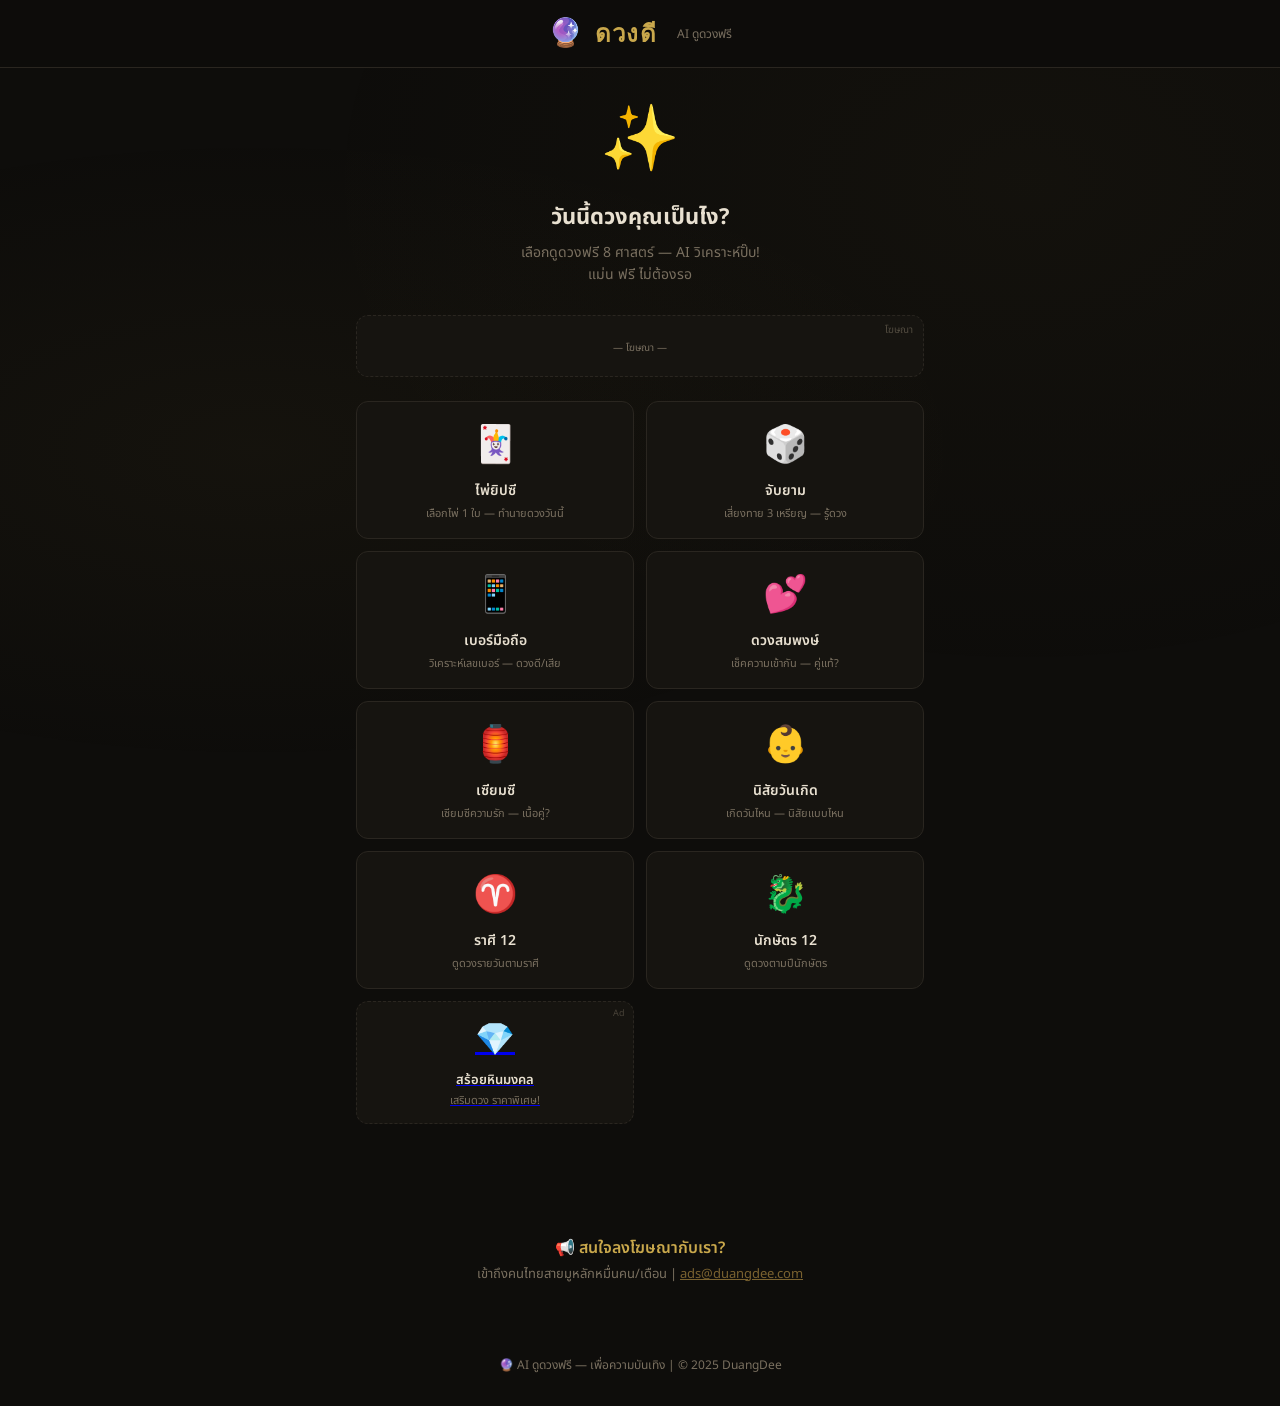
<file: templates/versions/v1/index.html>
<!DOCTYPE html>
<html lang="th">
<head>
<meta charset="UTF-8">
<meta name="viewport" content="width=device-width, initial-scale=1.0">
<title>🔮 ดวงดี — AI ดูดวงฟรี 8 ศาสตร์ | แม่น ฟรี ไม่ต้องรอ</title>
<meta name="description" content="ดูดวงฟรีออนไลน์ด้วย AI — ไพ่ยิปซี จับยาม ราศี 12 นักษัตร วิเคราะห์เบอร์ เช็คดวงสมพงษ์ เซียมซี ดูนิสัยวันเกิด ดูดวงฟรี 24 ชั่วโมง แม่น ฟรี ไม่ต้องรอ">
<meta name="keywords" content="ดูดวง,ดูดวงฟรี,ไพ่ยิปซี,จับยาม,ราศี,นักษัตร,วิเคราะห์เบอร์,เช็คดวง,เซียมซี,ดูดวงออนไลน์,หมอดู,AI ดูดวง">
<meta property="og:title" content="🔮 ดวงดี — AI ดูดวงฟรี 8 ศาสตร์">
<meta property="og:description" content="ดูดวงฟรีออนไลน์ด้วย AI — แม่น ฟรี ไม่ต้องรอ ดูได้ 24 ชม.">
<meta property="og:type" content="website">
<meta name="robots" content="index, follow">
<link rel="canonical" href="https://duangdee.onrender.com/">

<!-- Google AdSense -->
<script async src="https://pagead2.googlesyndication.com/pagead/js/adsbygoogle.js?client=ca-pub-XXXXXXXXXXXXXXXX"
     crossorigin="anonymous"></script>
<style>
@import url('https://fonts.googleapis.com/css2?family=Noto+Sans+Thai:wght@300;400;600;700&family=Playfair+Display:ital,wght@0,700;1,700&display=swap');

* { box-sizing: border-box; margin: 0; padding: 0; }

:root {
  --bg: #0e0d0b;
  --surface: #161410;
  --border: #2a2620;
  --gold: #c9a84c;
  --gold-dim: #7a6230;
  --text: #e8e0d0;
  --text-muted: #7a7060;
  --pink: #e091a0;
  --green: #4a8c5c;
}

body {
  background: var(--bg);
  color: var(--text);
  font-family: 'Noto Sans Thai', sans-serif;
  min-height: 100vh;
}

.bg-noise {
  position: fixed; inset: 0;
  background: radial-gradient(ellipse at 20% 50%, rgba(201,168,76,0.04) 0%, transparent 50%),
              radial-gradient(ellipse at 80% 20%, rgba(201,168,76,0.03) 0%, transparent 50%);
  pointer-events: none; z-index: 0;
}

header {
  border-bottom: 1px solid var(--border);
  position: sticky; top: 0;
  background: rgba(14,13,11,0.95);
  backdrop-filter: blur(12px);
  z-index: 10;
  padding: 12px 24px;
  display: flex; align-items: center; justify-content: center;
  gap: 12px;
}
header .logo { font-size: 28px; }
header h1 {
  font-family: 'Playfair Display', serif;
  font-size: 24px; color: var(--gold);
  letter-spacing: 0.05em;
}
header .sub { font-size: 12px; color: var(--text-muted); margin-left: 8px; }

main {
  max-width: 600px; margin: 0 auto;
  padding: 24px 16px 60px; position: relative; z-index: 1;
}

.hero {
  text-align: center; margin-bottom: 28px;
}
.hero .icon { font-size: 64px; margin-bottom: 12px; }
.hero h2 { font-size: 22px; color: var(--text); margin-bottom: 8px; }
.hero p { font-size: 14px; color: var(--text-muted); line-height: 1.6; }

.grid {
  display: grid;
  grid-template-columns: 1fr 1fr;
  gap: 12px;
  margin-bottom: 32px;
}
@media (max-width: 400px) { .grid { grid-template-columns: 1fr; } }

.card {
  background: var(--surface);
  border: 1px solid var(--border);
  border-radius: 12px;
  padding: 16px;
  cursor: pointer;
  transition: all 0.2s;
  text-align: center;
}
.card:hover {
  border-color: var(--gold-dim);
  transform: translateY(-2px);
}
.card.active {
  border-color: var(--gold);
  background: rgba(201,168,76,0.06);
}
.card .emoji { font-size: 36px; margin-bottom: 8px; display: block; }
.card .title { font-size: 14px; font-weight: 600; color: var(--text); margin-bottom: 4px; }
.card .desc { font-size: 11px; color: var(--text-muted); }

/* Feature panels */
.feature-panel {
  background: var(--surface);
  border: 1px solid var(--gold-dim);
  border-radius: 12px;
  padding: 20px;
  margin-bottom: 24px;
  display: none;
}
.feature-panel.show { display: block; }

.feature-panel h3 {
  font-size: 18px; color: var(--gold);
  margin-bottom: 16px;
  text-align: center;
}
.feature-panel .form-group {
  margin-bottom: 12px;
}
.feature-panel label {
  display: block;
  font-size: 13px; color: var(--text-muted);
  margin-bottom: 6px;
}
.feature-panel input, .feature-panel select {
  width: 100%;
  padding: 10px 14px;
  background: var(--bg);
  border: 1px solid var(--border);
  border-radius: 8px;
  color: var(--text);
  font-size: 15px;
  font-family: inherit;
  outline: none;
  transition: border-color 0.2s;
}
.feature-panel input:focus, .feature-panel select:focus {
  border-color: var(--gold-dim);
}

.btn {
  width: 100%;
  padding: 12px;
  background: var(--gold-dim);
  border: none; border-radius: 8px;
  color: var(--bg); font-size: 15px;
  font-weight: 600; font-family: inherit;
  cursor: pointer; margin-top: 8px;
  transition: all 0.2s;
}
.btn:hover { background: var(--gold); }
.btn:disabled { opacity: 0.4; cursor: not-allowed; }

.result {
  margin-top: 16px;
  padding: 16px;
  background: var(--bg);
  border: 1px solid var(--border);
  border-radius: 8px;
  display: none;
  font-size: 14px; line-height: 1.8;
  white-space: pre-wrap;
  animation: fadeIn 0.4s ease;
}
.result.show { display: block; }
.result .card-name {
  font-family: 'Playfair Display', serif;
  font-size: 22px; color: var(--gold);
  display: block; margin-bottom: 8px; text-align: center;
}
.result .highlight {
  color: var(--gold); font-weight: 600;
}

/* ── Ad Slots ───────────────────────────────── */
.ad-slot {
  background: var(--surface);
  border: 1px dashed var(--border);
  border-radius: 12px;
  padding: 20px;
  text-align: center;
  margin-bottom: 24px;
  position: relative;
  overflow: hidden;
}
.ad-slot::before {
  content: "โฆษณา";
  position: absolute; top: 6px; right: 10px;
  font-size: 10px; color: var(--text-muted);
  opacity: 0.6;
}
.ad-banner {
  min-height: 90px;
  display: flex; align-items: center; justify-content: center;
  background: linear-gradient(135deg, rgba(201,168,76,0.08), rgba(201,168,76,0.03));
  cursor: pointer;
  transition: all 0.2s;
}
.ad-banner:hover { border-color: var(--gold-dim); }
.ad-banner .ad-content {
  padding: 8px;
}
.ad-banner .ad-title {
  font-size: 15px; color: var(--gold); font-weight: 600; margin-bottom: 4px;
}
.ad-banner .ad-text {
  font-size: 12px; color: var(--text-muted);
}
.ad-card {
  background: var(--surface);
  border: 1px dashed var(--border);
  border-radius: 12px;
  padding: 14px 12px;
  cursor: pointer;
  text-align: center;
  transition: all 0.2s;
  position: relative;
}
.ad-card::before {
  content: "Ad";
  position: absolute; top: 4px; right: 8px;
  font-size: 9px; color: var(--text-muted); opacity: 0.5;
}
.ad-card:hover {
  border-color: var(--gold-dim);
  transform: translateY(-2px);
}
.ad-card .ad-emoji { font-size: 32px; margin-bottom: 6px; display: block; }
.ad-card .ad-title { font-size: 13px; color: var(--text); font-weight: 600; }
.ad-card .ad-desc { font-size: 11px; color: var(--text-muted); margin-top: 2px; }

.result-ad {
  margin-top: 16px;
  padding: 14px;
  background: linear-gradient(135deg, rgba(201,168,76,0.06), rgba(201,168,76,0.02));
  border: 1px dashed var(--border);
  border-radius: 8px;
  text-align: center;
  font-size: 13px;
  cursor: pointer;
  display: none;
  transition: all 0.2s;
}
.result-ad.show { display: block; }
.result-ad:hover { border-color: var(--gold-dim); }
.result-ad .ad-tag { color: var(--gold); font-weight: 600; }
.result-ad .ad-link { color: var(--text-muted); font-size: 12px; margin-top: 4px; }

.footer-ad {
  max-width: 600px; margin: 0 auto 32px;
  padding: 16px 20px;
  background: var(--surface);
  border: 1px solid var(--border);
  border-radius: 12px;
  text-align: center;
  cursor: pointer;
  position: relative; z-index: 1;
}
.footer-ad::before {
  content: "โฆษณา";
  position: absolute; top: 6px; right: 10px;
  font-size: 10px; color: var(--text-muted); opacity: 0.5;
}
.footer-ad .ft-title { font-size: 14px; color: var(--gold); font-weight: 600; }
.footer-ad .ft-text { font-size: 12px; color: var(--text-muted); margin-top: 4px; }

.loader {
  text-align: center; padding: 12px; display: none;
}
.loader.show { display: block; }
.loader .dots {
  display: inline-flex; gap: 6px;
}
.loader .dots span {
  width: 8px; height: 8px; border-radius: 50%;
  background: var(--gold-dim);
  animation: pulse 1s infinite;
}
.loader .dots span:nth-child(2) { animation-delay: 0.2s; }
.loader .dots span:nth-child(3) { animation-delay: 0.4s; }

.back-btn {
  background: none; border: 1px solid var(--border);
  color: var(--text-muted); padding: 8px 16px;
  border-radius: 6px; cursor: pointer; font-size: 13px;
  margin-bottom: 12px;
}
.back-btn:hover { border-color: var(--gold-dim); color: var(--text); }

.result .tarot-card-visual {
  width: 120px; height: 200px;
  margin: 0 auto 16px;
  background: linear-gradient(135deg, #1a1530, #2d1f4a);
  border: 2px solid var(--gold);
  border-radius: 10px;
  display: flex; align-items: center; justify-content: center;
  font-size: 60px;
  box-shadow: 0 0 30px rgba(201,168,76,0.15);
}

/* Zodiac grid */
.zodiac-grid {
  display: grid;
  grid-template-columns: repeat(4, 1fr);
  gap: 8px;
  margin-bottom: 16px;
}
.zodiac-grid button {
  padding: 10px 6px;
  background: var(--bg);
  border: 1px solid var(--border);
  border-radius: 8px;
  color: var(--text-muted);
  cursor: pointer;
  font-size: 13px;
  font-family: inherit;
  transition: all 0.2s;
}
.zodiac-grid button:hover, .zodiac-grid button.selected {
  border-color: var(--gold-dim);
  color: var(--text);
  background: rgba(201,168,76,0.08);
}

@keyframes pulse { 0%,100% { opacity: 0.3 } 50% { opacity: 1 } }
@keyframes fadeIn { from { opacity: 0; transform: translateY(8px) } to { opacity: 1; transform: translateY(0) } }

footer {
  text-align: center; padding: 32px 16px;
  font-size: 12px; color: var(--text-muted);
  position: relative; z-index: 1;
}
</style>
</head>
<body>
<div class="bg-noise"></div>

<header>
  <span class="logo">🔮</span>
  <h1>ดวงดี</h1>
  <span class="sub">AI ดูดวงฟรี</span>
</header>

<main>
  <div class="hero" id="hero">
    <div class="icon">✨</div>
    <h2>วันนี้ดวงคุณเป็นไง?</h2>
    <p>เลือกดูดวงฟรี 8 ศาสตร์ — AI วิเคราะห์ปั๊บ!<br>แม่น ฟรี ไม่ต้องรอ</p>
  </div>

  <!-- Ad Slot 1: Google AdSense Banner -->
  <div class="ad-slot" style="max-width:600px;margin:0 auto 24px;">
    <ins class="adsbygoogle"
         style="display:block"
         data-ad-client="ca-pub-XXXXXXXXXXXXXXXX"
         data-ad-slot="1234567890"
         data-ad-format="auto"
         data-full-width-responsive="true"></ins>
    <script>(adsbygoogle = window.adsbygoogle || []).push({});</script>
    <p style="font-size:10px;color:var(--text-muted);margin-top:4px;">— โฆษณา —</p>
  </div>

  <div class="grid" id="grid">
    <div class="card" onclick="showFeature('tarot')">
      <span class="emoji">🃏</span>
      <div class="title">ไพ่ยิปซี</div>
      <div class="desc">เลือกไพ่ 1 ใบ — ทำนายดวงวันนี้</div>
    </div>
    <div class="card" onclick="showFeature('yam')">
      <span class="emoji">🎲</span>
      <div class="title">จับยาม</div>
      <div class="desc">เสี่ยงทาย 3 เหรียญ — รู้ดวง</div>
    </div>
    <div class="card" onclick="showFeature('phone')">
      <span class="emoji">📱</span>
      <div class="title">เบอร์มือถือ</div>
      <div class="desc">วิเคราะห์เลขเบอร์ — ดวงดี/เสีย</div>
    </div>
    <div class="card" onclick="showFeature('compatibility')">
      <span class="emoji">💕</span>
      <div class="title">ดวงสมพงษ์</div>
      <div class="desc">เช็คความเข้ากัน — คู่แท้?</div>
    </div>
    <div class="card" onclick="showFeature('siamsi')">
      <span class="emoji">🏮</span>
      <div class="title">เซียมซี</div>
      <div class="desc">เซียมซีความรัก — เนื้อคู่?</div>
    </div>
    <div class="card" onclick="showFeature('birthday')">
      <span class="emoji">👶</span>
      <div class="title">นิสัยวันเกิด</div>
      <div class="desc">เกิดวันไหน — นิสัยแบบไหน</div>
    </div>
    <div class="card" onclick="showFeature('zodiac')">
      <span class="emoji">♈</span>
      <div class="title">ราศี 12</div>
      <div class="desc">ดูดวงรายวันตามราศี</div>
    </div>
    <div class="card" onclick="showFeature('chinese')">
      <span class="emoji">🐉</span>
      <div class="title">นักษัตร 12</div>
      <div class="desc">ดูดวงตามปีนักษัตร</div>
    </div>
    <!-- Ad Slot 2: Shopee Affiliate — สายมู -->
    <a class="ad-card" href="https://shope.ee/XXXXXXXXXXXXXXXXX" target="_blank" rel="nofollow sponsored" onclick="trackAdClick('affiliate-grid')">
      <span class="ad-emoji">💎</span>
      <div class="ad-title">สร้อยหินมงคล</div>
      <div class="ad-desc">เสริมดวง ราคาพิเศษ!</div>
    </a>
  </div>

  <!-- Feature panels -->
  <div class="feature-panel" id="panel-tarot">
    <button class="back-btn" onclick="hideFeatures()">← กลับ</button>
    <h3>🃏 ไพ่ยิปซี — เลือกไพ่ 1 ใบ</h3>
    <p style="text-align:center;color:var(--text-muted);font-size:13px;margin-bottom:12px">ตั้งจิตอธิษฐาน แล้วกดเปิดไพ่</p>
    <button class="btn" onclick="doTarot()">✨ เปิดไพ่</button>
    <div class="loader" id="loader-tarot"><div class="dots"><span></span><span></span><span></span></div></div>
    <div class="result" id="result-tarot"></div>
    <div class="result-ad" id="ad-tarot">
      <a href="https://shope.ee/XXXXXXXXXXXXXXXXX" target="_blank" rel="nofollow sponsored" onclick="trackAdClick('affiliate-result')" style="text-decoration:none;color:inherit;">
        <div class="ad-tag">💎 เสริมดวงด้วยหินมงคล</div>
        <div class="ad-link">สร้อยข้อมือหินแท้ ราคาพิเศษ — คลิกดูเลย!</div>
      </a>
    </div>
  </div>

  <div class="feature-panel" id="panel-yam">
    <button class="back-btn" onclick="hideFeatures()">← กลับ</button>
    <h3>🎲 จับยาม — เสี่ยงทาย 3 เหรียญ</h3>
    <p style="text-align:center;color:var(--text-muted);font-size:13px;margin-bottom:12px">ตั้งจิตถามสิ่งที่อยากรู้ แล้วกดเสี่ยงทาย</p>
    <button class="btn" onclick="doYam()">🪙 โยนเหรียญ</button>
    <div class="loader" id="loader-yam"><div class="dots"><span></span><span></span><span></span></div></div>
    <div class="result" id="result-yam"></div>
  </div>

  <div class="feature-panel" id="panel-phone">
    <button class="back-btn" onclick="hideFeatures()">← กลับ</button>
    <h3>📱 วิเคราะห์เบอร์มือถือ</h3>
    <div class="form-group">
      <label>เบอร์โทรศัพท์</label>
      <input type="tel" id="phone-input" placeholder="0812345678" maxlength="10">
    </div>
    <button class="btn" onclick="doPhone()">🔢 วิเคราะห์</button>
    <div class="loader" id="loader-phone"><div class="dots"><span></span><span></span><span></span></div></div>
    <div class="result" id="result-phone"></div>
  </div>

  <div class="feature-panel" id="panel-compatibility">
    <button class="back-btn" onclick="hideFeatures()">← กลับ</button>
    <h3>💕 เช็คดวงสมพงษ์</h3>
    <div class="form-group">
      <label>ชื่อ / วันเกิด คนที่ 1</label>
      <input id="comp-p1" placeholder="เช่น เอ เกิดวันจันทร์">
    </div>
    <div class="form-group">
      <label>ชื่อ / วันเกิด คนที่ 2</label>
      <input id="comp-p2" placeholder="เช่น บี เกิดวันพุธ">
    </div>
    <button class="btn" onclick="doCompatibility()">💘 ดูดวงคู่</button>
    <div class="loader" id="loader-compatibility"><div class="dots"><span></span><span></span><span></span></div></div>
    <div class="result" id="result-compatibility"></div>
  </div>

  <div class="feature-panel" id="panel-siamsi">
    <button class="back-btn" onclick="hideFeatures()">← กลับ</button>
    <h3>🏮 เซียมซีความรัก</h3>
    <p style="text-align:center;color:var(--text-muted);font-size:13px;margin-bottom:12px">อธิษฐานถึงคนที่อยากรู้ แล้วเขย่าเซียมซี</p>
    <button class="btn" onclick="doSiamsi()">🎋 เขย่าเซียมซี</button>
    <div class="loader" id="loader-siamsi"><div class="dots"><span></span><span></span><span></span></div></div>
    <div class="result" id="result-siamsi"></div>
  </div>

  <div class="feature-panel" id="panel-birthday">
    <button class="back-btn" onclick="hideFeatures()">← กลับ</button>
    <h3>👶 นิสัยตามวันเกิด</h3>
    <div class="form-group">
      <label>วันเกิด</label>
      <select id="birthday-select">
        <option value="">— เลือกวันเกิด —</option>
        <option value="จันทร์">วันจันทร์</option><option value="อังคาร">วันอังคาร</option>
        <option value="พุธ">วันพุธ</option><option value="พฤหัสบดี">วันพฤหัสบดี</option>
        <option value="ศุกร์">วันศุกร์</option><option value="เสาร์">วันเสาร์</option>
        <option value="อาทิตย์">วันอาทิตย์</option>
      </select>
    </div>
    <button class="btn" onclick="doBirthday()">🌟 ดูนิสัย</button>
    <div class="loader" id="loader-birthday"><div class="dots"><span></span><span></span><span></span></div></div>
    <div class="result" id="result-birthday"></div>
  </div>

  <div class="feature-panel" id="panel-zodiac">
    <button class="back-btn" onclick="hideFeatures()">← กลับ</button>
    <h3>♈ ดูดวงรายวัน — 12 ราศี</h3>
    <div class="zodiac-grid">
      <button onclick="selectZodiac('เมษ')">♈ เมษ</button><button onclick="selectZodiac('พฤษภ')">♉ พฤษภ</button>
      <button onclick="selectZodiac('เมถุน')">♊ เมถุน</button><button onclick="selectZodiac('กรกฎ')">♋ กรกฎ</button>
      <button onclick="selectZodiac('สิงห์')">♌ สิงห์</button><button onclick="selectZodiac('กันย์')">♍ กันย์</button>
      <button onclick="selectZodiac('ตุลย์')">♎ ตุลย์</button><button onclick="selectZodiac('พิจิก')">♏ พิจิก</button>
      <button onclick="selectZodiac('ธนู')">♐ ธนู</button><button onclick="selectZodiac('มังกร')">♑ มังกร</button>
      <button onclick="selectZodiac('กุมภ์')">♒ กุมภ์</button><button onclick="selectZodiac('มีน')">♓ มีน</button>
    </div>
    <div class="loader" id="loader-zodiac"><div class="dots"><span></span><span></span><span></span></div></div>
    <div class="result" id="result-zodiac"></div>
  </div>

  <div class="feature-panel" id="panel-chinese">
    <button class="back-btn" onclick="hideFeatures()">← กลับ</button>
    <h3>🐉 ดูดวงนักษัตร — 12 ปีเกิด</h3>
    <div class="zodiac-grid">
      <button onclick="selectChinese('ชวด')">🐭 ชวด</button><button onclick="selectChinese('ฉลู')">🐮 ฉลู</button>
      <button onclick="selectChinese('ขาล')">🐯 ขาล</button><button onclick="selectChinese('เถาะ')">🐰 เถาะ</button>
      <button onclick="selectChinese('มะโรง')">🐲 มะโรง</button><button onclick="selectChinese('มะเส็ง')">🐍 มะเส็ง</button>
      <button onclick="selectChinese('มะเมีย')">🐴 มะเมีย</button><button onclick="selectChinese('มะแม')">🐐 มะแม</button>
      <button onclick="selectChinese('วอก')">🐵 วอก</button><button onclick="selectChinese('ระกา')">🐔 ระกา</button>
      <button onclick="selectChinese('จอ')">🐶 จอ</button><button onclick="selectChinese('กุน')">🐷 กุน</button>
    </div>
    <div class="loader" id="loader-chinese"><div class="dots"><span></span><span></span><span></span></div></div>
    <div class="result" id="result-chinese"></div>
  </div>
</main>

<!-- Ad Slot 3: Google AdSense Footer + Contact -->
<div style="max-width:600px;margin:0 auto 20px;">
  <ins class="adsbygoogle"
       style="display:block"
       data-ad-client="ca-pub-XXXXXXXXXXXXXXXX"
       data-ad-slot="0987654321"
       data-ad-format="auto"
       data-full-width-responsive="true"></ins>
  <script>(adsbygoogle = window.adsbygoogle || []).push({});</script>
</div>

<!-- ติดต่อลงโฆษณา -->
<div style="max-width:600px;margin:0 auto 40px;text-align:center;">
  <p style="color:var(--gold);font-weight:600;margin-bottom:4px;">📢 สนใจลงโฆษณากับเรา?</p>
  <p style="color:var(--text-muted);font-size:13px;">เข้าถึงคนไทยสายมูหลักหมื่นคน/เดือน | <a href="mailto:ads@duangdee.com" style="color:var(--gold-dim);">ads@duangdee.com</a></p>
</div>

<footer>🔮 AI ดูดวงฟรี — เพื่อความบันเทิง | © 2025 DuangDee</footer>

<script>
let currentFeature = null;

function showFeature(name) {
  hideFeatures();
  currentFeature = name;
  document.getElementById('panel-' + name).classList.add('show');
  document.getElementById('hero').style.display = 'none';
  document.getElementById('grid').style.display = 'none';
  document.querySelectorAll('.card').forEach(c => c.classList.remove('active'));
  window.scrollTo({ top: 0, behavior: 'smooth' });
}

function hideFeatures() {
  currentFeature = null;
  document.querySelectorAll('.feature-panel').forEach(p => p.classList.remove('show'));
  document.querySelectorAll('.result').forEach(r => { r.classList.remove('show'); r.innerHTML = ''; });
  document.querySelectorAll('.loader').forEach(l => l.classList.remove('show'));
  document.getElementById('hero').style.display = '';
  document.getElementById('grid').style.display = '';
}

async function doFetch(url, body, feature) {
  const loader = document.getElementById('loader-' + feature);
  const result = document.getElementById('result-' + feature);
  loader.classList.add('show');
  result.classList.remove('show');
  
  try {
    const res = await fetch(url, {
      method: 'POST',
      headers: {'Content-Type': 'application/json'},
      body: JSON.stringify(body)
    });
    const data = await res.json();
    loader.classList.remove('show');
    
    if (data.error) {
      result.innerHTML = '⚠️ ' + data.error;
    } else {
      result.innerHTML = formatReading(data, feature);
    }
    result.classList.add('show');
  } catch(e) {
    loader.classList.remove('show');
    result.innerHTML = '⚠️ การเชื่อมต่อผิดพลาด — ลองใหม่นะ';
    result.classList.add('show');
  }
}

function formatReading(data, feature) {
  let html = '';
  
  if (feature === 'tarot' && data.card) {
    html = '<div class="tarot-card-visual">🔮</div>';
    html += '<span class="card-name">' + data.card.th + '</span>';
    html += '<small style="color:var(--text-muted);display:block;text-align:center;margin-bottom:12px">' + data.card.name + '</small>';
  }
  
  if (feature === 'yam' && data.coins) {
    html += '<div style="text-align:center;font-size:28px;margin-bottom:8px">';
    data.coins.forEach(c => html += (c === 'หัว' ? '🪙' : '🪙‍'));
    html += '</div>';
    html += '<p style="text-align:center;color:var(--text-muted);margin-bottom:12px">' + data.coins.join(' • ') + '</p>';
  }
  
  if (feature === 'phone' && data.sum) {
    html += '<p style="text-align:center;margin-bottom:12px">📱 ' + data.number + ' → <span class="highlight">' + data.sum + '</span></p>';
  }
  
  if (feature === 'compatibility') {
    html += '<p style="text-align:center;margin-bottom:12px">💕 ' + data.person1 + ' & ' + data.person2 + '</p>';
  }
  
  if (feature === 'siamsi' && data.number) {
    html += '<div style="text-align:center;font-size:40px;margin-bottom:8px">🏮</div>';
    html += '<p style="text-align:center;color:var(--text-muted);margin-bottom:12px">เซียมซีใบที่ <span class="highlight">' + data.number + '</span></p>';
  }
  
  if (feature === 'birthday' && data.day) {
    html += '<p style="text-align:center;margin-bottom:12px">👶 เกิดวัน<span class="highlight">' + data.day + '</span></p>';
  }
  
  if (feature === 'zodiac' && data.sign) {
    html += '<p style="text-align:center;margin-bottom:12px">♈ ราศี<span class="highlight">' + data.sign + '</span> — ' + data.date + '</p>';
  }
  
  if (feature === 'chinese' && data.year) {
    html += '<p style="text-align:center;margin-bottom:12px">🐉 ปี<span class="highlight">' + data.year + '</span> (' + data.animal + ') — ' + data.date + '</p>';
  }
  
  // Format reading text — make section headers bold + gold
  let reading = (data.reading || '').replace(/\*\*(.*?)\*\*/g, '<span class="highlight">$1</span>');
  html += reading.replace(/\n/g, '<br>');
  
  return html;
}

function doTarot() { doFetch('/api/tarot', {}, 'tarot'); }
function doYam() { doFetch('/api/yam', {}, 'yam'); }

function doPhone() {
  const num = document.getElementById('phone-input').value.trim();
  if (!num || num.length < 9) { alert('กรุณากรอกเบอร์โทร 10 หลัก'); return; }
  doFetch('/api/phone', {number: num}, 'phone');
}

function doCompatibility() {
  const p1 = document.getElementById('comp-p1').value.trim();
  const p2 = document.getElementById('comp-p2').value.trim();
  if (!p1 || !p2) { alert('กรุณากรอกข้อมูลทั้งสองคน'); return; }
  doFetch('/api/compatibility', {person1: p1, person2: p2}, 'compatibility');
}

function doSiamsi() { doFetch('/api/siamsi', {}, 'siamsi'); }

function doBirthday() {
  const day = document.getElementById('birthday-select').value;
  if (!day) { alert('กรุณาเลือกวันเกิด'); return; }
  doFetch('/api/birthday', {day: day}, 'birthday');
}

function selectZodiac(sign) {
  document.querySelectorAll('#panel-zodiac .zodiac-grid button').forEach(b => b.classList.remove('selected'));
  event.target.classList.add('selected');
  doFetch('/api/zodiac', {sign: sign}, 'zodiac');
}

function selectChinese(year) {
  document.querySelectorAll('#panel-chinese .zodiac-grid button').forEach(b => b.classList.remove('selected'));
  event.target.classList.add('selected');
  doFetch('/api/chinese', {year: year}, 'chinese');
}

// ── Ad Tracking ────────────────────────────────
function trackAdClick(slot) {
  // Fire-and-forget analytics
  fetch('/api/stats', {method: 'GET'}).catch(()=>{});
  console.log('📊 Ad clicked:', slot);
  // In production: redirect to affiliate / premium landing
  // window.open('https://your-premium-link.com', '_blank');
}

// Show result-ad when reading appears
const adObserver = new MutationObserver(() => {
  document.querySelectorAll('.result.show').forEach(r => {
    const panel = r.closest('.feature-panel');
    if (panel) {
      const ad = panel.querySelector('.result-ad');
      if (ad && !ad.classList.contains('show')) {
        setTimeout(() => ad.classList.add('show'), 500);
      }
    }
  });
});
document.querySelectorAll('.feature-panel').forEach(p => {
  adObserver.observe(p, {childList: true, subtree: true});
});
</script>
</body>
</html>
</file>
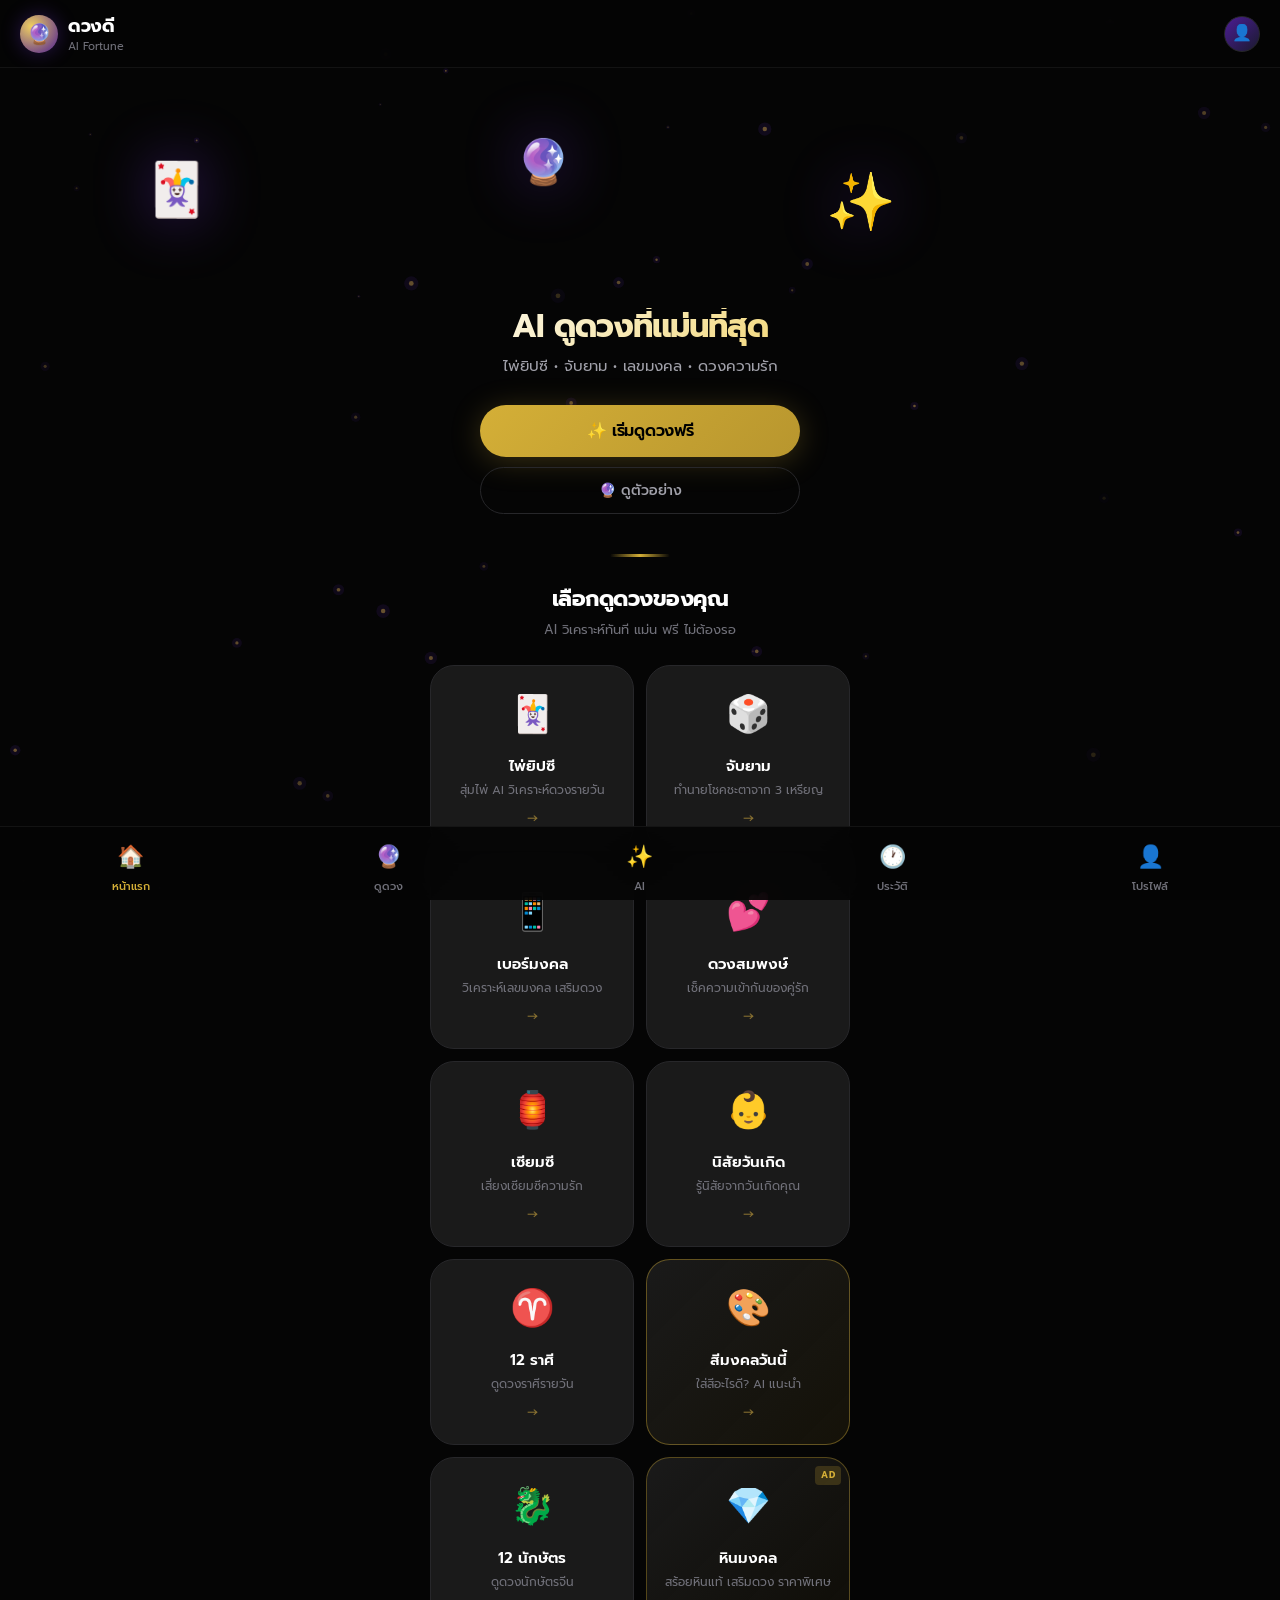
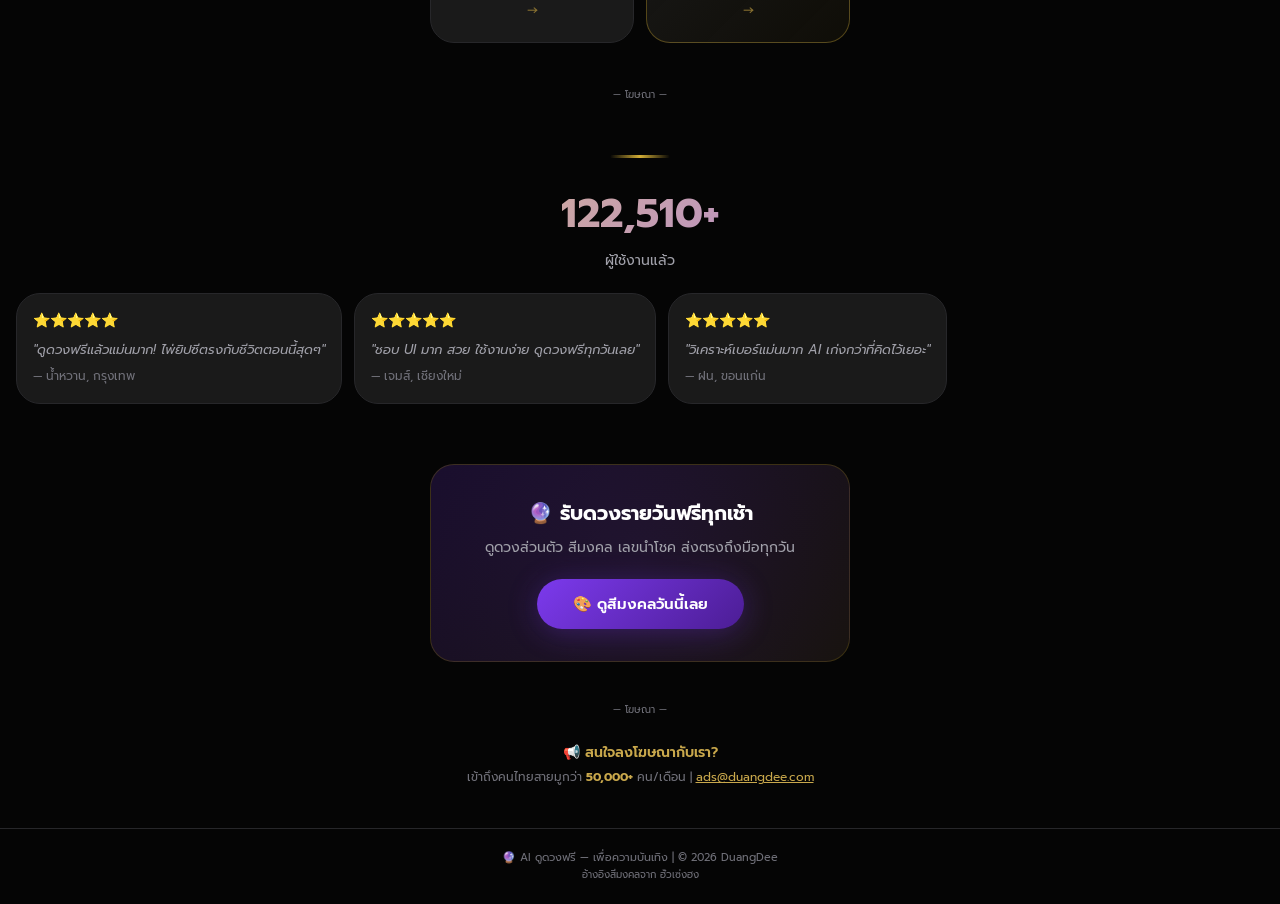
<file: templates/versions/v2/index.html>
<!DOCTYPE html>
<html lang="th">
<head>
<meta charset="UTF-8">
<meta name="viewport" content="width=device-width, initial-scale=1.0, viewport-fit=cover">
<title>🔮 ดวงดี — AI ดูดวงฟรี</title>
<meta name="description" content="AI ดูดวงที่แม่นที่สุด — ไพ่ยิปซี จับยาม เลขมงคล ดวงความรัก ฟรี 24 ชม.">
<link rel="stylesheet" href="/static/style.css">

<!-- Google AdSense -->
<script async src="https://pagead2.googlesyndication.com/pagead/js/adsbygoogle.js?client=ca-pub-XXXXXXXXXXXXXXXX"
     crossorigin="anonymous"></script>

<style>body{opacity:0;animation:fadeIn 0.6s ease forwards}@keyframes fadeIn{to{opacity:1}}</style>
</head>
<body>

<!-- Particles -->
<canvas id="particles"></canvas>

<!-- Navbar -->
<nav class="navbar">
  <div class="nav-left">
    <div class="nav-logo">🔮</div>
    <div class="nav-brand">
      <h1>ดวงดี</h1>
      <span>AI Fortune</span>
    </div>
  </div>
  <div class="nav-avatar">👤</div>
</nav>

<!-- Hero -->
<section class="hero">
  <div class="hero-cards">
    <span class="tarot-float">🃏</span>
    <span class="tarot-float">🔮</span>
    <span class="tarot-float">✨</span>
  </div>
  <h2>AI ดูดวงที่แม่นที่สุด</h2>
  <p>ไพ่ยิปซี • จับยาม • เลขมงคล • ดวงความรัก</p>
  <div class="hero-cta">
    <button class="btn-primary" onclick="document.querySelector('.features').scrollIntoView({behavior:'smooth'})">✨ เริ่มดูดวงฟรี</button>
    <button class="btn-secondary" onclick="scrollToSection('preview')">🔮 ดูตัวอย่าง</button>
  </div>
</section>

<!-- Features -->
<section class="features" id="fortune">
  <div class="glow-divider"></div>
  <div class="section-title">เลือกดูดวงของคุณ</div>
  <div class="section-sub">AI วิเคราะห์ทันที แม่น ฟรี ไม่ต้องรอ</div>
  <div class="feature-grid">
    <div class="feat-card fade-up" onclick="openFortune('tarot')">
      <span class="feat-icon">🃏</span>
      <h3>ไพ่ยิปซี</h3>
      <p>สุ่มไพ่ AI วิเคราะห์ดวงรายวัน</p>
      <span class="feat-arrow">→</span>
    </div>
    <div class="feat-card fade-up" onclick="openFortune('yam')">
      <span class="feat-icon">🎲</span>
      <h3>จับยาม</h3>
      <p>ทำนายโชคชะตาจาก 3 เหรียญ</p>
      <span class="feat-arrow">→</span>
    </div>
    <div class="feat-card fade-up" onclick="openFortune('phone')">
      <span class="feat-icon">📱</span>
      <h3>เบอร์มงคล</h3>
      <p>วิเคราะห์เลขมงคล เสริมดวง</p>
      <span class="feat-arrow">→</span>
    </div>
    <div class="feat-card fade-up" onclick="openFortune('compatibility')">
      <span class="feat-icon">💕</span>
      <h3>ดวงสมพงษ์</h3>
      <p>เช็คความเข้ากันของคู่รัก</p>
      <span class="feat-arrow">→</span>
    </div>
    <div class="feat-card fade-up" onclick="openFortune('siamsi')">
      <span class="feat-icon">🏮</span>
      <h3>เซียมซี</h3>
      <p>เสี่ยงเซียมซีความรัก</p>
      <span class="feat-arrow">→</span>
    </div>
    <div class="feat-card fade-up" onclick="openFortune('birthday')">
      <span class="feat-icon">👶</span>
      <h3>นิสัยวันเกิด</h3>
      <p>รู้นิสัยจากวันเกิดคุณ</p>
      <span class="feat-arrow">→</span>
    </div>
    <div class="feat-card fade-up" onclick="openFortune('zodiac')">
      <span class="feat-icon">♈</span>
      <h3>12 ราศี</h3>
      <p>ดูดวงราศีรายวัน</p>
      <span class="feat-arrow">→</span>
    </div>
    <div class="feat-card fade-up" onclick="openFortune('colorme')" style="border-color:rgba(212,175,55,0.4);background:linear-gradient(135deg,var(--bg-card),rgba(212,175,55,0.08))">
      <span class="feat-icon">🎨</span>
      <h3>สีมงคลวันนี้</h3>
      <p>ใส่สีอะไรดี? AI แนะนำ</p>
      <span class="feat-arrow">→</span>
    </div>
    <div class="feat-card fade-up" onclick="openFortune('chinese')">
      <span class="feat-icon">🐉</span>
      <h3>12 นักษัตร</h3>
      <p>ดูดวงนักษัตรจีน</p>
      <span class="feat-arrow">→</span>
    </div>
    <!-- Affiliate: Shopee สายมู -->
    <a class="feat-card affiliate-card fade-up" href="https://s.shopee.co.th/LkQJQjFdC" target="_blank" rel="nofollow sponsored">
      <span class="feat-icon">💎</span>
      <h3>หินมงคล</h3>
      <p>สร้อยหินแท้ เสริมดวง ราคาพิเศษ</p>
      <span class="feat-arrow">→</span>
    </a>
  </div>
</section>

<!-- Ad Slot 1: Top Banner -->
<div class="ad-slot" style="max-width:600px;margin:0 auto 32px;">
  <ins class="adsbygoogle"
       style="display:block"
       data-ad-client="ca-pub-XXXXXXXXXXXXXXXX"
       data-ad-slot="1234567890"
       data-ad-format="auto"
       data-full-width-responsive="true"></ins>
  <script>(adsbygoogle = window.adsbygoogle || []).push({});</script>
  <p style="font-size:10px;color:var(--text-muted);margin-top:4px;text-align:center;">— โฆษณา —</p>
</div>

<!-- Social Proof -->
<section class="social-proof fade-up" id="preview">
  <div class="glow-divider"></div>
  <div class="counter" id="user-count">0</div>
  <div class="counter-label">ผู้ใช้งานแล้ว</div>
  <div class="testimonials">
    <div class="testimonial">
      <div class="stars">⭐⭐⭐⭐⭐</div>
      <div class="quote">"ดูดวงฟรีแล้วแม่นมาก! ไพ่ยิปซีตรงกับชีวิตตอนนี้สุดๆ"</div>
      <div class="author">— น้ำหวาน, กรุงเทพ</div>
    </div>
    <div class="testimonial">
      <div class="stars">⭐⭐⭐⭐⭐</div>
      <div class="quote">"ชอบ UI มาก สวย ใช้งานง่าย ดูดวงฟรีทุกวันเลย"</div>
      <div class="author">— เจมส์, เชียงใหม่</div>
    </div>
    <div class="testimonial">
      <div class="stars">⭐⭐⭐⭐⭐</div>
      <div class="quote">"วิเคราะห์เบอร์แม่นมาก AI เก่งกว่าที่คิดไว้เยอะ"</div>
      <div class="author">— ฝน, ขอนแก่น</div>
    </div>
  </div>
</section>

<!-- Lead Magnet CTA -->
<section class="premium-cta fade-up">
  <div class="premium-card">
    <h3>🔮 รับดวงรายวันฟรีทุกเช้า</h3>
    <p>ดูดวงส่วนตัว สีมงคล เลขนำโชค ส่งตรงถึงมือทุกวัน</p>
    <button class="btn-premium" onclick="openFortune('colorme')">🎨 ดูสีมงคลวันนี้เลย</button>
  </div>
</section>

<!-- Ad Slot 2: Bottom Banner -->
<div class="ad-slot" style="max-width:600px;margin:0 auto 24px;">
  <ins class="adsbygoogle"
       style="display:block"
       data-ad-client="ca-pub-XXXXXXXXXXXXXXXX"
       data-ad-slot="1234567891"
       data-ad-format="auto"
       data-full-width-responsive="true"></ins>
  <script>(adsbygoogle = window.adsbygoogle || []).push({});</script>
  <p style="font-size:10px;color:var(--text-muted);margin-top:4px;text-align:center;">— โฆษณา —</p>
</div>

<!-- Ad Contact -->
<div style="max-width:600px;margin:0 auto 40px;text-align:center;">
  <p style="color:#c9a84c;font-weight:600;margin-bottom:4px;font-size:14px">📢 สนใจลงโฆษณากับเรา?</p>
  <p style="color:var(--text-muted);font-size:12px;">เข้าถึงคนไทยสายมูกว่า <b style="color:#c9a84c">50,000+</b> คน/เดือน | <a href="mailto:ads@duangdee.com" style="color:#c9a84c;">ads@duangdee.com</a></p>
</div>

<footer style="text-align:center;padding:20px 16px;color:var(--text-muted);font-size:11px;border-top:1px solid var(--border)">
  🔮 AI ดูดวงฟรี — เพื่อความบันเทิง | © 2026 DuangDee<br>
  <span style="font-size:10px">อ้างอิงสีมงคลจาก ฮั่วเซ่งฮง</span>
</footer>

<!-- Bottom Nav -->
<nav class="bottom-nav">
  <div class="nav-item active" onclick="scrollTopFn()">
    <span class="nav-icon">🏠</span> หน้าแรก
  </div>
  <div class="nav-item" onclick="document.querySelector('.features').scrollIntoView({behavior:'smooth'})">
    <span class="nav-icon">🔮</span> ดูดวง
  </div>
  <div class="nav-item" onclick="openFortune('tarot')">
    <span class="nav-icon">✨</span> AI
  </div>
  <div class="nav-item">
    <span class="nav-icon">🕐</span> ประวัติ
  </div>
  <div class="nav-item">
    <span class="nav-icon">👤</span> โปรไฟล์
  </div>
</nav>

<!-- Result Panel -->
<div class="result-panel" id="resultPanel">
  <button class="result-close" onclick="closeResult()">✕</button>
  <div class="loader-ring" id="loader">
    <div class="ring"></div>
  </div>
  <div class="result-reading" id="resultContent"></div>
  <!-- Ad Slot 3: In-Content (shown after reading) -->
  <div id="resultAd" style="display:none;max-width:336px;margin:24px auto 0;">
    <!-- Affiliate: Shopee -->
    <a href="https://s.shopee.co.th/8ATHe0bFQ3" target="_blank" rel="nofollow sponsored" style="text-decoration:none;color:inherit;display:block;margin-bottom:16px;">
      <div style="background:linear-gradient(135deg, rgba(201,168,76,0.15), rgba(124,58,237,0.1));border:1px solid rgba(201,168,76,0.3);border-radius:12px;padding:14px 16px;">
        <div style="font-size:14px;color:#c9a84c;margin-bottom:4px;">💎 เสริมดวงด้วยหินมงคล</div>
        <div style="font-size:12px;color:#9a8a6a;">สร้อยข้อมือหินแท้ ราคาพิเศษ — คลิกดูเลย!</div>
      </div>
    </a>
    <!-- AdSense -->
    <ins class="adsbygoogle"
         style="display:block"
         data-ad-client="ca-pub-XXXXXXXXXXXXXXXX"
         data-ad-slot="1234567892"
         data-ad-format="rectangle"
         data-full-width-responsive="true"></ins>
    <script>(adsbygoogle = window.adsbygoogle || []).push({});</script>
    <p style="font-size:10px;color:var(--text-muted);margin-top:4px;text-align:center;">— โฆษณา —</p>
  </div>
</div>

<!-- Feature Input Panels -->
<div class="feat-input" id="panel-phone">
  <button class="close-btn" onclick="closeInput('phone')">✕</button>
  <div class="section-title">📱 วิเคราะห์เบอร์มือถือ</div>
  <input type="tel" id="phoneVal" placeholder="กรอกเบอร์ 10 หลัก" maxlength="10">
  <button class="btn-primary btn-submit" onclick="submitFortune('phone')">🔮 วิเคราะห์</button>
</div>

<div class="feat-input" id="panel-compatibility">
  <button class="close-btn" onclick="closeInput('compatibility')">✕</button>
  <div class="section-title">💕 ดวงสมพงษ์</div>
  <input type="text" id="compP1" placeholder="ชื่อคุณ">
  <input type="text" id="compP2" placeholder="ชื่อคนรัก">
  <button class="btn-primary btn-submit" onclick="submitFortune('compatibility')">💕 เช็คดวง</button>
</div>

<div class="feat-input" id="panel-birthday">
  <button class="close-btn" onclick="closeInput('birthday')">✕</button>
  <div class="section-title">👶 นิสัยตามวันเกิด</div>
  <select id="birthdayVal">
    <option value="">เลือกวันที่เกิด</option>
    <option value="จันทร์">วันจันทร์</option>
    <option value="อังคาร">วันอังคาร</option>
    <option value="พุธ">วันพุธ</option>
    <option value="พฤหัสบดี">วันพฤหัสบดี</option>
    <option value="ศุกร์">วันศุกร์</option>
    <option value="เสาร์">วันเสาร์</option>
    <option value="อาทิตย์">วันอาทิตย์</option>
  </select>
  <button class="btn-primary btn-submit" onclick="submitFortune('birthday')">🔮 วิเคราะห์</button>
</div>

<div class="feat-input" id="panel-zodiac">
  <button class="close-btn" onclick="closeInput('zodiac')">✕</button>
  <div class="section-title">♈ เลือกราศี</div>
  <div class="zodiac-grid" id="zodiacGrid"></div>
  <button class="btn-primary btn-submit" id="zodiacSubmit" onclick="submitFortune('zodiac')" disabled>🔮 ดูดวง</button>
</div>

<div class="feat-input" id="panel-chinese">
  <button class="close-btn" onclick="closeInput('chinese')">✕</button>
  <div class="section-title">🐉 เลือกปีนักษัตร</div>
  <div class="zodiac-grid" id="chineseGrid"></div>
  <button class="btn-primary btn-submit" id="chineseSubmit" onclick="submitFortune('chinese')" disabled>🔮 ดูดวง</button>
</div>

<script>
// ── Particles ────────────────────────────────
const canvas = document.getElementById('particles');
const ctx = canvas.getContext('2d');
let particles = [];
function resize() {
  canvas.width = window.innerWidth;
  canvas.height = window.innerHeight;
}
resize(); window.addEventListener('resize', resize);

class Particle {
  constructor() {
    this.reset();
  }
  reset() {
    this.x = Math.random() * canvas.width;
    this.y = Math.random() * canvas.height;
    this.size = Math.random() * 2 + 0.5;
    this.speedX = (Math.random() - 0.5) * 0.3;
    this.speedY = (Math.random() - 0.5) * 0.3 - 0.2;
    this.opacity = Math.random() * 0.4 + 0.1;
    this.life = 0;
  }
  update() {
    this.x += this.speedX;
    this.y += this.speedY;
    this.life++;
    if (this.life > 400 || this.y < -20 || this.y > canvas.height + 20) this.reset();
  }
  draw() {
    ctx.beginPath();
    ctx.arc(this.x, this.y, this.size, 0, Math.PI * 2);
    ctx.fillStyle = `rgba(212,175,55,${this.opacity})`;
    ctx.fill();
    // Glow
    ctx.beginPath();
    ctx.arc(this.x, this.y, this.size * 3, 0, Math.PI * 2);
    ctx.fillStyle = `rgba(124,58,237,${this.opacity * 0.2})`;
    ctx.fill();
  }
}

for (let i = 0; i < 50; i++) particles.push(new Particle());
function animate() {
  ctx.clearRect(0, 0, canvas.width, canvas.height);
  particles.forEach(p => { p.update(); p.draw(); });
  requestAnimationFrame(animate);
}
animate();

// ── Counter ──────────────────────────────────
let count = 120000;
function animateCounter() {
  const el = document.getElementById('user-count');
  const target = 127384;
  const step = (target - count) / 100;
  const timer = setInterval(() => {
    count += step;
    if (count >= target) { count = target; clearInterval(timer); }
    el.textContent = Math.floor(count).toLocaleString() + '+';
  }, 30);
}
setTimeout(animateCounter, 500);

// ── Fortune System ───────────────────────────
const API = {
  tarot:    ['/api/tarot', {}],
  yam:      ['/api/yam', {}],
  siamsi:   ['/api/siamsi', {}],
  phone:    ['/api/phone', null],
  compatibility: ['/api/compatibility', null],
  birthday: ['/api/birthday', null],
  zodiac:   ['/api/zodiac', null],
  chinese:  ['/api/chinese', null],
  colorme:  ['/api/colorme', {}],
};

let selectedZodiac = null, selectedChinese = null;

function openFortune(type) {
  const inputs = ['phone','compatibility','birthday','zodiac','chinese'];
  if (inputs.includes(type)) {
    document.getElementById('panel-'+type).classList.add('show');
    if (type === 'zodiac') buildZodiacGrid();
    if (type === 'chinese') buildChineseGrid();
    return;
  }
  // Auto-submit types
  showResult();
  callAPI(type, {});
}

function closeInput(type) {
  document.getElementById('panel-'+type).classList.remove('show');
}

function submitFortune(type) {
  let data = {};
  if (type === 'phone') {
    const v = document.getElementById('phoneVal').value.trim();
    if (v.length < 9) return alert('กรุณากรอกเบอร์ 10 หลัก');
    data = { number: v };
  } else if (type === 'compatibility') {
    const p1 = document.getElementById('compP1').value.trim();
    const p2 = document.getElementById('compP2').value.trim();
    if (!p1 || !p2) return alert('กรุณากรอกทั้งสองคน');
    data = { person1: p1, person2: p2 };
  } else if (type === 'birthday') {
    const d = document.getElementById('birthdayVal').value;
    if (!d) return alert('กรุณาเลือกวันเกิด');
    data = { day: d };
  } else if (type === 'zodiac') {
    if (!selectedZodiac) return;
    data = { sign: selectedZodiac };
  } else if (type === 'chinese') {
    if (!selectedChinese) return;
    data = { year: selectedChinese };
  }
  closeInput(type);
  showResult();
  callAPI(type, data);
}

function buildZodiacGrid() {
  const signs = ['เมษ','พฤษภ','เมถุน','กรกฎ','สิงห์','กันย์','ตุลย์','พิจิก','ธนู','มังกร','กุมภ์','มีน'];
  const grid = document.getElementById('zodiacGrid');
  grid.innerHTML = signs.map(s => `<button class="zodiac-btn" onclick="selectZodiac('${s}')">♈ ${s}</button>`).join('');
  selectedZodiac = null;
  document.getElementById('zodiacSubmit').disabled = true;
}

function selectZodiac(s) {
  selectedZodiac = s;
  document.querySelectorAll('#zodiacGrid .zodiac-btn').forEach(b => b.classList.remove('selected'));
  document.querySelectorAll('#zodiacGrid .zodiac-btn').forEach(b => {
    if (b.textContent.includes(s)) b.classList.add('selected');
  });
  document.getElementById('zodiacSubmit').disabled = false;
}

function buildChineseGrid() {
  const years = ['ชวด','ฉลู','ขาล','เถาะ','มะโรง','มะเส็ง','มะเมีย','มะแม','วอก','ระกา','จอ','กุน'];
  const grid = document.getElementById('chineseGrid');
  grid.innerHTML = years.map(y => `<button class="zodiac-btn" onclick="selectChinese('${y}')">🐉 ${y}</button>`).join('');
  selectedChinese = null;
  document.getElementById('chineseSubmit').disabled = true;
}

function selectChinese(y) {
  selectedChinese = y;
  document.querySelectorAll('#chineseGrid .zodiac-btn').forEach(b => b.classList.remove('selected'));
  document.querySelectorAll('#chineseGrid .zodiac-btn').forEach(b => {
    if (b.textContent.includes(y)) b.classList.add('selected');
  });
  document.getElementById('chineseSubmit').disabled = false;
}

function showResult() {
  const panel = document.getElementById('resultPanel');
  panel.classList.add('show');
  document.getElementById('loader').style.display = 'flex';
  document.getElementById('resultContent').innerHTML = '';
  document.getElementById('resultAd').style.display = 'none';
}

function closeResult() {
  document.getElementById('resultPanel').classList.remove('show');
  document.getElementById('resultAd').style.display = 'none';
}

async function callAPI(type, data) {
  try {
    const resp = await fetch(API[type][0], {
      method: 'POST',
      headers: {'Content-Type': 'application/json'},
      body: JSON.stringify(data)
    });
    const json = await resp.json();
    document.getElementById('loader').style.display = 'none';
    document.getElementById('resultContent').innerHTML = formatReading(type, json);
    document.getElementById('resultAd').style.display = 'block';
  } catch(e) {
    document.getElementById('loader').style.display = 'none';
    document.getElementById('resultContent').innerHTML = '<p>ขออภัย ระบบขัดข้อง กรุณาลองใหม่ 🔮</p>';
    document.getElementById('resultAd').style.display = 'block';
  }
}

function formatReading(type, data) {
  if (type === 'colorme') {
    const swatch = `<div style="width:70px;height:70px;border-radius:50%;background:${data.hex};margin:0 auto 14px;box-shadow:0 0 40px ${data.hex}40, 0 0 80px ${data.hex}20"></div>`;
    const cats = [
      ['💼','การงาน',data.career],
      ['💰','การเงิน',data.money],
      ['💕','ความรัก',data.love],
      ['🏥','สุขภาพ',data.health],
      ['🍀','โชคลาภ',data.luck],
    ];
    const grid = `<div style="display:grid;grid-template-columns:1fr 1fr;gap:8px;margin-bottom:16px">${cats.map(c =>
      `<div style="background:rgba(255,255,255,0.03);border:1px solid var(--border);border-radius:10px;padding:10px;text-align:center">
        <div style="font-size:18px">${c[0]}</div>
        <div style="font-size:11px;color:var(--text-muted);margin-bottom:2px">${c[1]}</div>
        <div style="font-size:13px;color:#c9a84c;font-weight:500">${c[2]}</div>
      </div>`).join('')}</div>`;
    const nums = `<p style="text-align:center;margin-bottom:12px">🔢 เลขนำโชค: <span style="color:#c9a84c">${(data.lucky_numbers||[]).join(', ')}</span></p>`;
    const forbid = `<p style="text-align:center;font-size:12px;color:var(--text-muted);margin-bottom:16px">❌ หลีกเลี่ยง: ${data.forbidden}</p>`;
    return swatch + `<h3 style="text-align:center;font-size:16px;margin-bottom:2px">วัน${data.day}</h3><p style="text-align:center;font-size:13px;color:#c9a84c">ดาว${data.planet}</p>` + grid + forbid + nums + `<p style="margin-top:8px">${(data.reading||'').replace(/\n/g,'<br>')}</p>`;
  }
  let header = '';
  if (type === 'tarot' && data.card) {
    header = `<div style="width:100px;height:140px;background:linear-gradient(135deg,rgba(124,58,237,0.2),rgba(212,175,55,0.1));border:1px solid rgba(212,175,55,0.3);border-radius:10px;margin:0 auto 16px;display:flex;align-items:center;justify-content:center;font-size:48px;box-shadow:0 0 30px rgba(124,58,237,0.2)">🔮</div>`;
    header += `<h3 style="text-align:center;color:#c9a84c;font-size:18px;margin-bottom:2px">${data.card.th}</h3>`;
    header += `<p style="text-align:center;color:var(--text-muted);font-size:12px;margin-bottom:16px">${data.card.name}</p>`;
  }
  if (type === 'yam' && data.coins) {
    header = `<div style="text-align:center;font-size:36px;margin-bottom:8px">${data.coins.map(c=>c==='หัว'?'🪙':'🪙').join(' ')}</div>`;
    header += `<p style="text-align:center;color:var(--text-muted);font-size:13px;margin-bottom:16px">${data.coins.join(' • ')}</p>`;
  }
  if (type === 'phone' && data.sum) {
    header = `<p style="text-align:center;margin-bottom:12px"><span style="color:var(--text-muted)">📱 ${data.number}</span> → <span style="color:#c9a84c;font-size:24px;font-weight:700">${data.sum}</span></p>`;
  }
  if (type === 'compatibility') {
    header = `<p style="text-align:center;font-size:18px;margin-bottom:16px"><span style="color:#c9a84c">${data.person1}</span> 💕 <span style="color:#c9a84c">${data.person2}</span></p>`;
  }
  if (type === 'siamsi' && data.number) {
    header = `<div style="text-align:center;font-size:40px;margin-bottom:8px">🏮</div>`;
    header += `<p style="text-align:center;color:#c9a84c;font-size:16px;margin-bottom:16px">ใบที่ ${data.number}</p>`;
  }
  if (type === 'birthday' && data.day) {
    header = `<p style="text-align:center;margin-bottom:12px">👶 เกิดวัน<span style="color:#c9a84c;font-weight:600">${data.day}</span></p>`;
  }
  if (type === 'zodiac' && data.sign) {
    header = `<p style="text-align:center;margin-bottom:12px">♈ ราศี<span style="color:#c9a84c;font-weight:600">${data.sign}</span> — ${data.date||''}</p>`;
  }
  if (type === 'chinese' && data.year) {
    header = `<p style="text-align:center;margin-bottom:12px">🐉 ปี<span style="color:#c9a84c;font-weight:600">${data.year}</span> (${data.animal||''}) — ${data.date||''}</p>`;
  }
  if (data.reading) {
    return header + `<p>${data.reading.replace(/\n/g, '<br>')}</p>`;
  }
  return `<p>${JSON.stringify(data)}</p>`;
}

// ── Ad Tracking ─────────────────────────────
function trackAd(slot) {
  fetch('/api/stats').catch(()=>{});
  console.log('📊 Ad:', slot);
}

// ── Scroll animations ────────────────────────
const observer = new IntersectionObserver(entries => {
  entries.forEach(entry => {
    if (entry.isIntersecting) entry.target.classList.add('visible');
  });
}, { threshold: 0.1 });

document.querySelectorAll('.fade-up').forEach(el => observer.observe(el));

function scrollToSection(id) {
  document.getElementById(id).scrollIntoView({ behavior: 'smooth' });
}
function scrollTopFn() {
  window.scrollTo({ top: 0, behavior: 'smooth' });
}
</script>
</body>
</html>
</file>
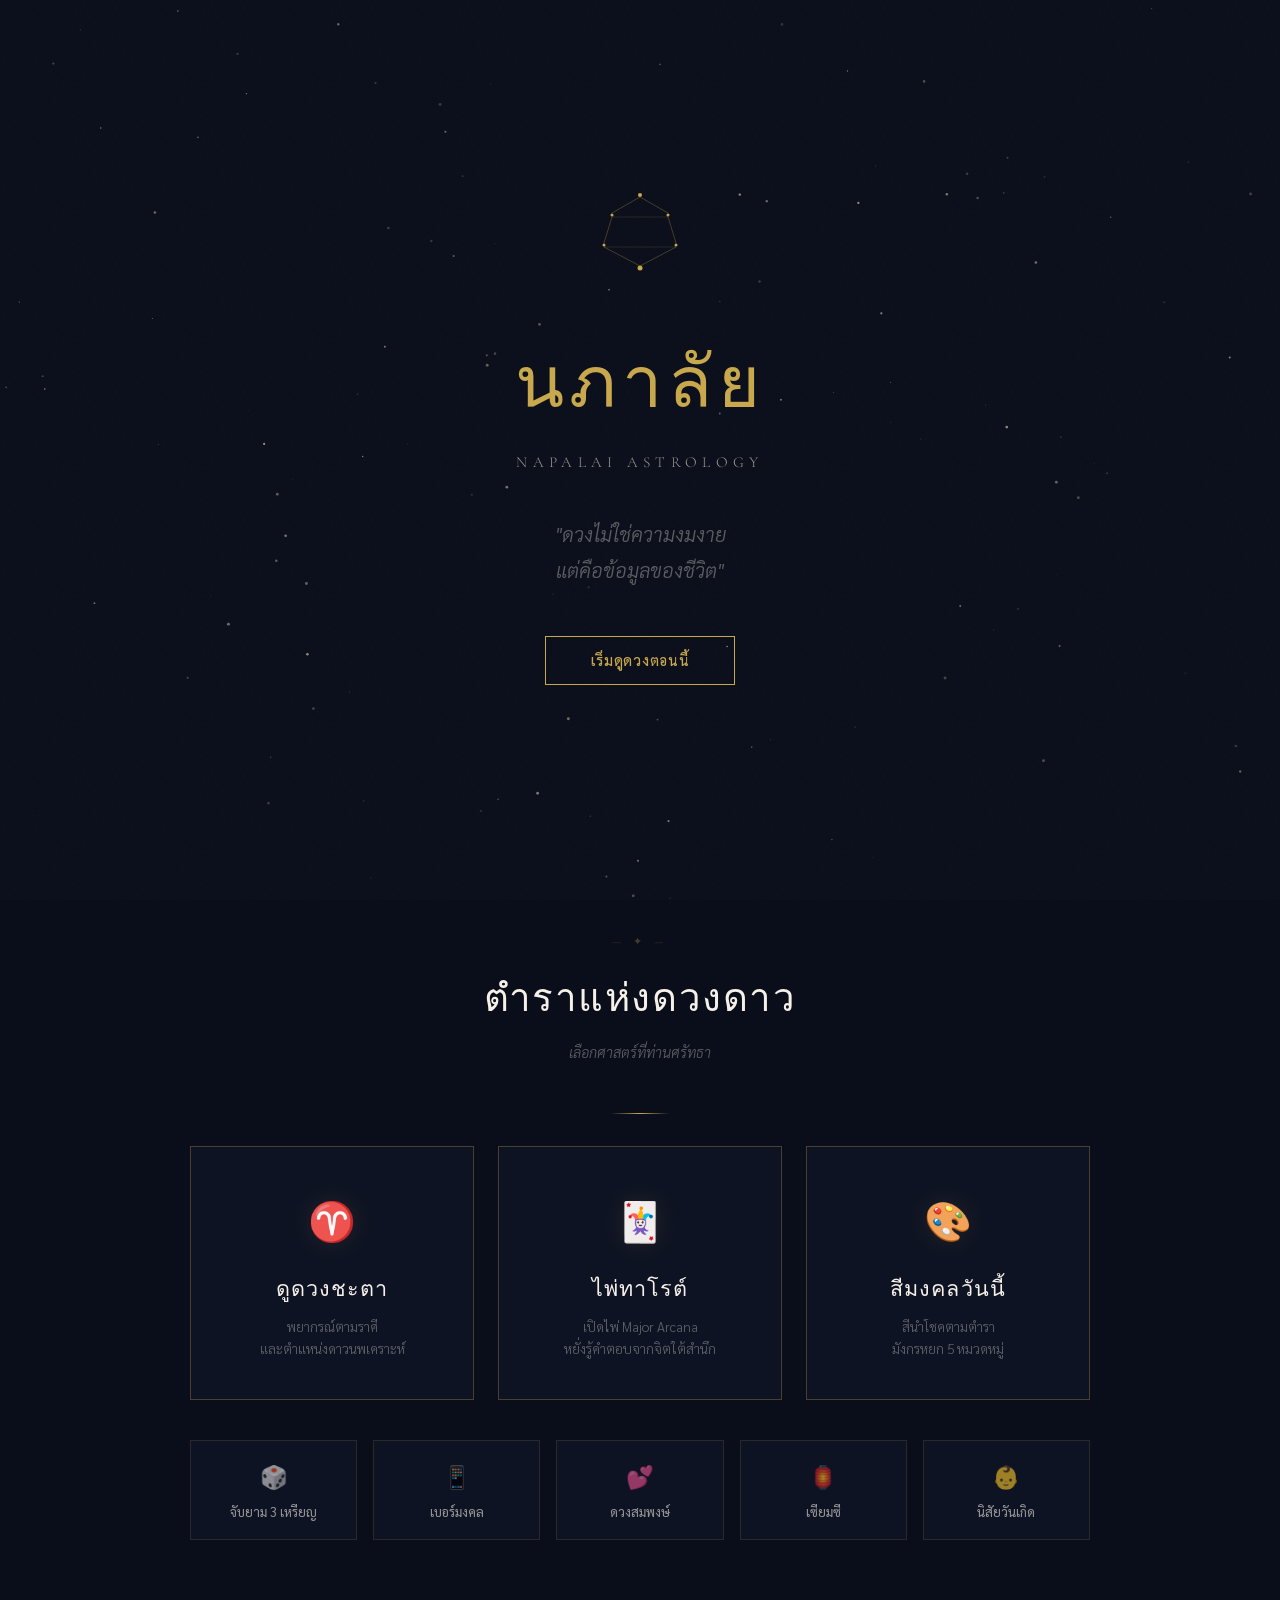
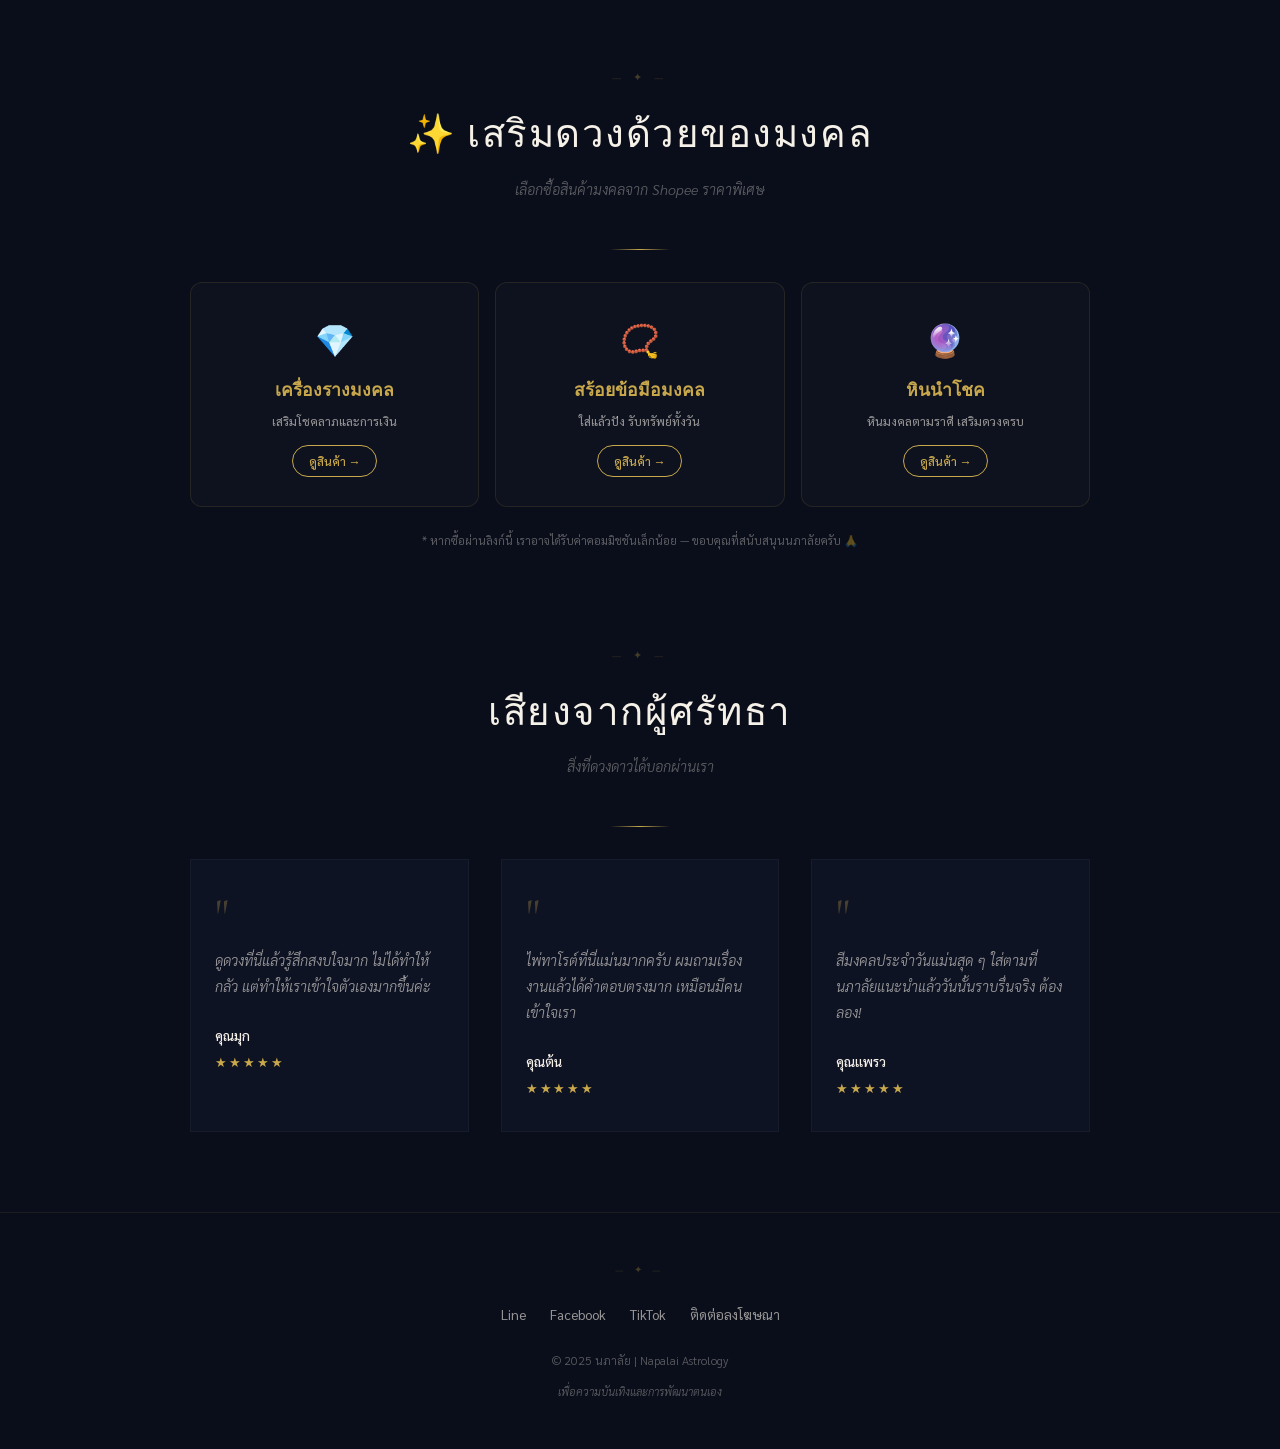
<file: templates/versions/v3/index.html>
<!DOCTYPE html>
<html lang="th">
<head>
<meta charset="UTF-8">
<meta name="viewport" content="width=device-width, initial-scale=1.0, viewport-fit=cover">
<title>นภาลัย | NAPALAI ASTROLOGY</title>
<meta name="description" content="ดูดวงโหราศาสตร์ไทยระดับตำนาน — AI แม่นยำ ลิขิตฟ้าให้เราอ่านให้">
<meta name="theme-color" content="#0a0e1a">

<!-- Google Fonts -->
<link rel="preconnect" href="https://fonts.googleapis.com">
<link rel="preconnect" href="https://fonts.gstatic.com" crossorigin>
<link href="https://fonts.googleapis.com/css2?family=Cormorant+Garamond:ital,wght@0,300;0,400;0,500;0,600;0,700;1,300;1,400&family=Sarabun:ital,wght@0,300;0,400;0,500;0,600;0,700;1,300&display=swap" rel="stylesheet">

<style>
/* ══════════════════════════════════════════
   CSS CUSTOM PROPERTIES
   ══════════════════════════════════════════ */
:root {
  --bg-deep: #0a0e1a;
  --bg-card: rgba(16, 20, 38, 0.85);
  --gold: #c9a84c;
  --gold-dim: rgba(201, 168, 76, 0.3);
  --gold-glow: rgba(201, 168, 76, 0.12);
  --ivory: #f5f0e8;
  --ivory-dim: rgba(245, 240, 232, 0.6);
  --ivory-muted: rgba(245, 240, 232, 0.35);
  --radius-lg: 2px;
  --ease-out: cubic-bezier(0.25, 0.46, 0.45, 0.94);
  --ease-smooth: cubic-bezier(0.4, 0, 0.2, 1);
}

/* ══════════════════════════════════════════
   RESET & BASE
   ══════════════════════════════════════════ */
*, *::before, *::after { box-sizing: border-box; margin: 0; padding: 0; }

html {
  scroll-behavior: smooth;
  font-size: 16px;
  -webkit-font-smoothing: antialiased;
}

body {
  font-family: 'Sarabun', sans-serif;
  background: var(--bg-deep);
  color: var(--ivory);
  min-height: 100vh;
  overflow-x: hidden;
  line-height: 1.7;
  position: relative;
}

/* ── Grain Overlay ── */
body::before {
  content: '';
  position: fixed;
  inset: 0;
  z-index: 9999;
  pointer-events: none;
  opacity: 0.03;
  background-image: url("data:image/svg+xml,%3Csvg viewBox='0 0 256 256' xmlns='http://www.w3.org/2000/svg'%3E%3Cfilter id='noise'%3E%3CfeTurbulence type='fractalNoise' baseFrequency='0.75' numOctaves='4' stitchTiles='stitch'/%3E%3C/filter%3E%3Crect width='100%25' height='100%25' filter='url(%23noise)' opacity='1'/%3E%3C/svg%3E");
  background-size: 128px 128px;
}

/* ══════════════════════════════════════════
   STARFIELD CANVAS
   ══════════════════════════════════════════ */
#starfield {
  position: fixed;
  inset: 0;
  z-index: 0;
  pointer-events: none;
}

/* ══════════════════════════════════════════
   MAIN CONTENT WRAPPER
   ══════════════════════════════════════════ */
.main-content {
  position: relative;
  z-index: 1;
}

/* ══════════════════════════════════════════
   SECTION BASICS
   ══════════════════════════════════════════ */
section {
  padding: 4rem 1.5rem;
  position: relative;
}

.container {
  max-width: 1100px;
  margin: 0 auto;
}

/* ══════════════════════════════════════════
   GOLD DIVIDER / LINE
   ══════════════════════════════════════════ */
.gold-line {
  width: 60px;
  height: 1px;
  background: linear-gradient(90deg, transparent, var(--gold), transparent);
  margin: 0 auto 2rem;
}

.gold-line.left {
  margin-left: 0;
}

/* ══════════════════════════════════════════
   HERO SECTION
   ══════════════════════════════════════════ */
.hero {
  min-height: 100vh;
  display: flex;
  flex-direction: column;
  align-items: center;
  justify-content: center;
  text-align: center;
  padding-top: 2rem;
}

.hero-constellation {
  position: relative;
  width: 100px;
  height: 100px;
  margin-bottom: 2.5rem;
}

.hero-constellation svg {
  width: 100%;
  height: 100%;
  animation: constellationPulse 4s ease-in-out infinite;
}

@keyframes constellationPulse {
  0%, 100% { filter: drop-shadow(0 0 8px var(--gold-glow)); }
  50% { filter: drop-shadow(0 0 24px rgba(201, 168, 76, 0.35)); }
}

.hero-brand {
  font-family: 'Cormorant Garamond', serif;
  font-size: clamp(2.5rem, 8vw, 4.5rem);
  font-weight: 400;
  letter-spacing: 0.08em;
  color: var(--gold);
  margin-bottom: 0.25rem;
  opacity: 0;
  animation: fadeSlideUp 1s var(--ease-out) 0.3s forwards;
}

.hero-brand-sub {
  font-family: 'Cormorant Garamond', serif;
  font-size: clamp(0.75rem, 2.5vw, 0.95rem);
  font-weight: 300;
  letter-spacing: 0.35em;
  text-transform: uppercase;
  color: var(--ivory-dim);
  margin-bottom: 2.5rem;
  opacity: 0;
  animation: fadeSlideUp 1s var(--ease-out) 0.5s forwards;
}

.hero-tagline {
  font-family: 'Sarabun', sans-serif;
  font-size: clamp(1rem, 3vw, 1.25rem);
  font-weight: 300;
  font-style: italic;
  color: var(--ivory-muted);
  line-height: 1.8;
  margin-bottom: 3rem;
  max-width: 480px;
  opacity: 0;
  animation: fadeSlideUp 1s var(--ease-out) 0.7s forwards;
}

.hero-cta {
  opacity: 0;
  animation: fadeSlideUp 1s var(--ease-out) 0.9s forwards;
}

.btn-gold {
  display: inline-block;
  font-family: 'Sarabun', sans-serif;
  font-size: 0.9rem;
  font-weight: 500;
  letter-spacing: 0.05em;
  color: var(--gold);
  padding: 0.9rem 2.8rem;
  background: transparent;
  border: 1px solid var(--gold);
  cursor: pointer;
  text-decoration: none;
  transition: all 0.35s var(--ease-smooth);
  position: relative;
  overflow: hidden;
}

.btn-gold::before {
  content: '';
  position: absolute;
  inset: 0;
  background: var(--gold);
  transform: scaleX(0);
  transform-origin: left;
  transition: transform 0.35s var(--ease-smooth);
  z-index: -1;
}

.btn-gold:hover::before { transform: scaleX(1); }
.btn-gold:hover {
  color: var(--bg-deep);
  border-color: var(--gold);
}

/* ══════════════════════════════════════════
   SERVICES SECTION
   ══════════════════════════════════════════ */
.services {
  padding-top: 2rem;
  padding-bottom: 5rem;
}

.section-ornament {
  text-align: center;
  color: var(--gold-dim);
  font-size: 0.7rem;
  letter-spacing: 0.4em;
  margin-bottom: 1rem;
  font-family: 'Cormorant Garamond', serif;
}

.section-title {
  font-family: 'Cormorant Garamond', serif;
  font-size: clamp(1.8rem, 5vw, 2.4rem);
  font-weight: 400;
  color: var(--ivory);
  text-align: center;
  margin-bottom: 0.5rem;
  letter-spacing: 0.04em;
}

.section-sub {
  font-family: 'Sarabun', sans-serif;
  font-size: 0.9rem;
  font-weight: 300;
  color: var(--ivory-muted);
  text-align: center;
  font-style: italic;
  margin-bottom: 3rem;
}

.service-grid {
  display: grid;
  grid-template-columns: 1fr;
  gap: 1.5rem;
  max-width: 900px;
  margin: 0 auto;
}

@media (min-width: 768px) {
  .service-grid { grid-template-columns: repeat(3, 1fr); }
}

.service-card {
  background: var(--bg-card);
  border: 1px solid var(--gold-dim);
  padding: 2.5rem 1.5rem;
  text-align: center;
  cursor: pointer;
  transition: all 0.4s var(--ease-smooth);
  position: relative;
  overflow: hidden;
}

.service-card::after {
  content: '';
  position: absolute;
  inset: 0;
  background: linear-gradient(135deg, var(--gold-glow) 0%, transparent 60%);
  opacity: 0;
  transition: opacity 0.4s var(--ease-smooth);
  pointer-events: none;
}

.service-card:hover::after { opacity: 1; }
.service-card:hover {
  border-color: var(--gold);
  transform: translateY(-2px);
}

.service-icon {
  font-size: 2.4rem;
  margin-bottom: 1.2rem;
  display: block;
  filter: drop-shadow(0 0 12px var(--gold-glow));
}

.service-name {
  font-family: 'Cormorant Garamond', serif;
  font-size: 1.35rem;
  font-weight: 500;
  color: var(--ivory);
  margin-bottom: 0.5rem;
  letter-spacing: 0.05em;
}

.service-desc {
  font-family: 'Sarabun', sans-serif;
  font-size: 0.85rem;
  font-weight: 300;
  color: var(--ivory-muted);
  line-height: 1.6;
}

/* ══════════════════════════════════════════
   MORE SERVICES (HIDDEN GRID)
   ══════════════════════════════════════════ */
.more-services-grid {
  display: grid;
  grid-template-columns: repeat(auto-fill, minmax(150px, 1fr));
  gap: 1rem;
  margin-top: 2.5rem;
  max-width: 900px;
  margin-left: auto;
  margin-right: auto;
}

.more-service-chip {
  background: var(--bg-card);
  border: 1px solid rgba(201, 168, 76, 0.15);
  padding: 1rem;
  text-align: center;
  cursor: pointer;
  transition: all 0.3s var(--ease-smooth);
  font-family: 'Sarabun', sans-serif;
  font-size: 0.82rem;
  color: var(--ivory-dim);
}

.more-service-chip:hover {
  border-color: var(--gold);
  color: var(--gold);
}

.more-service-chip .chip-icon {
  display: block;
  font-size: 1.4rem;
  margin-bottom: 0.35rem;
}

/* ══════════════════════════════════════════
   TESTIMONIALS
   ══════════════════════════════════════════ */
.testimonials {
  padding-top: 2rem;
  padding-bottom: 5rem;
}

.testimonial-grid {
  display: grid;
  grid-template-columns: 1fr;
  gap: 2rem;
  max-width: 900px;
  margin: 0 auto;
}

@media (min-width: 768px) {
  .testimonial-grid { grid-template-columns: repeat(3, 1fr); }
}

.testimonial-card {
  background: var(--bg-card);
  border: 1px solid rgba(255, 255, 255, 0.04);
  padding: 2rem 1.5rem;
  position: relative;
}

.testimonial-quote-mark {
  font-family: 'Cormorant Garamond', serif;
  font-size: 3rem;
  line-height: 1;
  color: var(--gold-dim);
  margin-bottom: 0.5rem;
}

.testimonial-text {
  font-family: 'Sarabun', sans-serif;
  font-size: 0.9rem;
  font-weight: 300;
  font-style: italic;
  color: var(--ivory-dim);
  line-height: 1.8;
  margin-bottom: 1.5rem;
}

.testimonial-author {
  font-family: 'Sarabun', sans-serif;
  font-size: 0.85rem;
  font-weight: 500;
  color: var(--ivory);
}

.testimonial-stars {
  color: var(--gold);
  font-size: 0.8rem;
  margin-top: 0.25rem;
  letter-spacing: 0.15em;
}

/* ══════════════════════════════════════════
   FOOTER
   ══════════════════════════════════════════ */
.site-footer {
  text-align: center;
  padding: 3rem 1.5rem;
  border-top: 1px solid rgba(201, 168, 76, 0.1);
  position: relative;
  z-index: 1;
}

.footer-ornament {
  color: var(--gold-dim);
  font-size: 0.65rem;
  letter-spacing: 0.4em;
  margin-bottom: 1.5rem;
  font-family: 'Cormorant Garamond', serif;
}

.footer-social {
  display: flex;
  justify-content: center;
  gap: 1.5rem;
  margin-bottom: 1.5rem;
}

.footer-social a {
  color: var(--ivory-dim);
  text-decoration: none;
  font-size: 0.85rem;
  transition: color 0.3s;
}

.footer-social a:hover { color: var(--gold); }

.footer-copy {
  font-family: 'Sarabun', sans-serif;
  font-size: 0.75rem;
  color: var(--ivory-muted);
  font-weight: 300;
}

.footer-disclaimer {
  font-family: 'Sarabun', sans-serif;
  font-size: 0.7rem;
  color: var(--ivory-muted);
  font-weight: 300;
  font-style: italic;
  margin-top: 0.75rem;
}

/* ══════════════════════════════════════════
   MODAL
   ══════════════════════════════════════════ */
.modal-overlay {
  position: fixed;
  inset: 0;
  background: rgba(5, 7, 14, 0.92);
  backdrop-filter: blur(8px);
  -webkit-backdrop-filter: blur(8px);
  z-index: 100;
  display: flex;
  align-items: center;
  justify-content: center;
  padding: 1.5rem;
  opacity: 0;
  pointer-events: none;
  transition: opacity 0.35s var(--ease-smooth);
}

.modal-overlay.active {
  opacity: 1;
  pointer-events: auto;
}

.modal-panel {
  background: var(--bg-card);
  border: 1px solid var(--gold-dim);
  max-width: 500px;
  width: 100%;
  padding: 2.5rem 1.5rem;
  position: relative;
  max-height: 85vh;
  overflow-y: auto;
}

.modal-close {
  position: absolute;
  top: 1rem;
  right: 1rem;
  background: none;
  border: none;
  color: var(--ivory-muted);
  cursor: pointer;
  font-size: 1.2rem;
  font-family: inherit;
  transition: color 0.3s;
  width: 32px;
  height: 32px;
  display: flex;
  align-items: center;
  justify-content: center;
}

.modal-close:hover { color: var(--gold); }

.modal-title {
  font-family: 'Cormorant Garamond', serif;
  font-size: 1.6rem;
  font-weight: 400;
  color: var(--gold);
  text-align: center;
  margin-bottom: 0.25rem;
}

.modal-subtitle {
  font-family: 'Sarabun', sans-serif;
  font-size: 0.85rem;
  color: var(--ivory-muted);
  text-align: center;
  font-style: italic;
  margin-bottom: 2rem;
}

.modal-body {
  color: var(--ivory-dim);
  font-size: 0.9rem;
  line-height: 1.8;
}

.modal-body .result-block {
  background: rgba(201, 168, 76, 0.04);
  border-left: 1px solid var(--gold);
  padding: 1rem 1.2rem;
  margin: 1rem 0;
}

.modal-input {
  width: 100%;
  padding: 0.8rem 1rem;
  background: rgba(255, 255, 255, 0.04);
  border: 1px solid var(--gold-dim);
  color: var(--ivory);
  font-family: 'Sarabun', sans-serif;
  font-size: 0.9rem;
  margin-bottom: 1rem;
  outline: none;
  transition: border-color 0.3s;
}

.modal-input:focus { border-color: var(--gold); }
.modal-input::placeholder { color: var(--ivory-muted); }

.modal-btn {
  width: 100%;
  display: block;
  text-align: center;
  font-family: 'Sarabun', sans-serif;
  font-size: 0.9rem;
  font-weight: 500;
  letter-spacing: 0.05em;
  color: var(--bg-deep);
  padding: 0.8rem;
  background: var(--gold);
  border: none;
  cursor: pointer;
  transition: opacity 0.3s;
}

.modal-btn:hover { opacity: 0.85; }
.modal-btn:disabled { opacity: 0.4; cursor: not-allowed; }

.modal-loader {
  text-align: center;
  padding: 2rem;
  color: var(--gold-dim);
}

.modal-loader .dot-pulse {
  display: inline-block;
  width: 6px;
  height: 6px;
  border-radius: 50%;
  background: var(--gold);
  margin: 0 4px;
  animation: dotPulse 1.4s infinite ease-in-out both;
}

.modal-loader .dot-pulse:nth-child(1) { animation-delay: -0.32s; }
.modal-loader .dot-pulse:nth-child(2) { animation-delay: -0.16s; }

@keyframes dotPulse {
  0%, 80%, 100% { transform: scale(0); opacity: 0.3; }
  40% { transform: scale(1); opacity: 1; }
}

/* ══════════════════════════════════════════
   COLORMEE CARD (SPECIAL)
   ══════════════════════════════════════════ */
.colorme-display {
  text-align: center;
  padding: 1.5rem 0;
}

.color-circle {
  width: 80px;
  height: 80px;
  border-radius: 50%;
  margin: 0 auto 1rem;
  box-shadow: 0 0 40px var(--color-glow, var(--gold-glow));
  transition: all 0.5s;
}

.colorme-categories {
  display: grid;
  gap: 0.5rem;
  margin-top: 1rem;
}

.colorme-cat {
  display: flex;
  align-items: center;
  gap: 0.75rem;
  padding: 0.6rem 0.8rem;
  background: rgba(255, 255, 255, 0.02);
  border: 1px solid rgba(255, 255, 255, 0.04);
}

.colorme-swatch {
  width: 20px;
  height: 20px;
  border-radius: 50%;
  flex-shrink: 0;
}

.colorme-label {
  font-size: 0.82rem;
  color: var(--ivory-dim);
  flex: 1;
  text-align: left;
}
.colorme-value {
  font-size: 0.82rem;
  font-weight: 500;
  color: var(--ivory);
}

/* ══════════════════════════════════════════
   SHOPEE AFFILIATE
   ══════════════════════════════════════════ */
.affiliate-section {
  padding: 3rem 1rem 4rem;
}

.affiliate-grid {
  display: grid;
  grid-template-columns: repeat(3, 1fr);
  gap: 1rem;
  max-width: 900px;
  margin: 2rem auto 0;
}

.affiliate-card {
  display: flex;
  flex-direction: column;
  align-items: center;
  text-align: center;
  padding: 1.8rem 1rem;
  background: rgba(255, 255, 255, 0.02);
  border: 1px solid rgba(201, 168, 76, 0.12);
  border-radius: 12px;
  text-decoration: none;
  color: var(--ivory);
  transition: all 0.3s;
}

.affiliate-card:hover {
  border-color: var(--gold);
  background: rgba(201, 168, 76, 0.06);
  transform: translateY(-2px);
}

.affiliate-icon {
  font-size: 2rem;
  margin-bottom: 0.6rem;
}

.affiliate-card h3 {
  font-family: 'Cormorant Garamond', serif;
  font-size: 1.1rem;
  font-weight: 600;
  color: var(--gold);
  margin-bottom: 0.3rem;
}

.affiliate-card p {
  font-size: 0.78rem;
  color: var(--ivory-dim);
  margin-bottom: 0.8rem;
}

.affiliate-cta {
  font-size: 0.75rem;
  color: var(--gold);
  font-weight: 500;
  border: 1px solid var(--gold);
  padding: 0.3rem 1rem;
  border-radius: 20px;
  transition: all 0.3s;
}

.affiliate-card:hover .affiliate-cta {
  background: var(--gold);
  color: var(--deep);
}

.affiliate-disclaimer {
  text-align: center;
  font-size: 0.7rem;
  color: var(--ivory-muted);
  margin-top: 1.5rem;
  opacity: 0.5;
}

@media (max-width: 768px) {
  .affiliate-grid {
    grid-template-columns: 1fr 1fr;
  }
}

@media (max-width: 480px) {
  .affiliate-grid {
    grid-template-columns: 1fr;
  }
}


/* ══════════════════════════════════════════
   ANIMATIONS
   ══════════════════════════════════════════ */
@keyframes fadeSlideUp {
  from { opacity: 0; transform: translateY(24px); }
  to { opacity: 1; transform: translateY(0); }
}

.reveal {
  opacity: 0;
  transform: translateY(30px);
  transition: opacity 0.7s var(--ease-out), transform 0.7s var(--ease-out);
}

.reveal.visible {
  opacity: 1;
  transform: translateY(0);
}

.reveal-delay-1 { transition-delay: 0.1s; }
.reveal-delay-2 { transition-delay: 0.2s; }
.reveal-delay-3 { transition-delay: 0.3s; }
.reveal-delay-4 { transition-delay: 0.4s; }

/* ══════════════════════════════════════════
   RESPONSIVE TWEAKS
   ══════════════════════════════════════════ */
@media (max-width: 480px) {
  .hero { padding: 5rem 1rem 3rem; }
  section { padding: 3rem 1rem; }
  .service-card { padding: 2rem 1.2rem; }
  .modal-panel { padding: 2rem 1.2rem; }
}
</style>
</head>
<body>

<!-- Starfield Canvas -->
<canvas id="starfield"></canvas>

<div class="main-content">

<!-- ═══════════════════════════════════════
   HERO
   ═══════════════════════════════════════ -->
<section class="hero" id="top">
  <div class="hero-constellation">
    <svg viewBox="0 0 100 100" fill="none" xmlns="http://www.w3.org/2000/svg">
      <circle cx="50" cy="12" r="2" fill="#c9a84c"/>
      <circle cx="22" cy="32" r="1.5" fill="#c9a84c"/>
      <circle cx="78" cy="32" r="1.5" fill="#c9a84c"/>
      <circle cx="14" cy="62" r="1.5" fill="#c9a84c"/>
      <circle cx="86" cy="62" r="1.5" fill="#c9a84c"/>
      <circle cx="50" cy="85" r="2.5" fill="#c9a84c"/>
      <line x1="50" y1="14" x2="22" y2="30" stroke="#c9a84c" stroke-width="0.5" opacity="0.6"/>
      <line x1="50" y1="14" x2="78" y2="30" stroke="#c9a84c" stroke-width="0.5" opacity="0.6"/>
      <line x1="22" y1="34" x2="14" y2="60" stroke="#c9a84c" stroke-width="0.5" opacity="0.6"/>
      <line x1="78" y1="34" x2="86" y2="60" stroke="#c9a84c" stroke-width="0.5" opacity="0.6"/>
      <line x1="14" y1="64" x2="50" y2="83" stroke="#c9a84c" stroke-width="0.5" opacity="0.6"/>
      <line x1="86" y1="64" x2="50" y2="83" stroke="#c9a84c" stroke-width="0.5" opacity="0.6"/>
      <line x1="22" y1="34" x2="78" y2="34" stroke="#c9a84c" stroke-width="0.5" opacity="0.3"/>
      <line x1="14" y1="64" x2="86" y2="64" stroke="#c9a84c" stroke-width="0.5" opacity="0.3"/>
    </svg>
  </div>

  <h1 class="hero-brand">นภาลัย</h1>
  <p class="hero-brand-sub">Napalai Astrology</p>
  <p class="hero-tagline">"ดวงไม่ใช่ความงมงาย <br>แต่คือข้อมูลของชีวิต"</p>
  <div class="hero-cta">
    <button class="btn-gold" onclick="document.querySelector('#services').scrollIntoView({behavior:'smooth'})">เริ่มดูดวงตอนนี้</button>
  </div>
</section>

<!-- ═══════════════════════════════════════
   SERVICES
   ═══════════════════════════════════════ -->
<section class="services" id="services">
  <div class="container">
    <div class="section-ornament reveal">— ✦ —</div>
    <h2 class="section-title reveal reveal-delay-1">ตำราแห่งดวงดาว</h2>
    <p class="section-sub reveal reveal-delay-2">เลือกศาสตร์ที่ท่านศรัทธา</p>
    <div class="gold-line"></div>

    <div class="service-grid">
      <!-- ดูดวงชะตา -->
      <div class="service-card reveal reveal-delay-1" onclick="openFortune('zodiac')">
        <span class="service-icon">♈</span>
        <h3 class="service-name">ดูดวงชะตา</h3>
        <p class="service-desc">พยากรณ์ตามราศี<br>และตำแหน่งดาวนพเคราะห์</p>
      </div>

      <!-- ไพ่ทาโรต์ -->
      <div class="service-card reveal reveal-delay-2" onclick="openFortune('tarot')">
        <span class="service-icon">🃏</span>
        <h3 class="service-name">ไพ่ทาโรต์</h3>
        <p class="service-desc">เปิดไพ่ Major Arcana<br>หยั่งรู้คำตอบจากจิตใต้สำนึก</p>
      </div>

      <!-- ดาวนวพล -->
      <div class="service-card reveal reveal-delay-3" onclick="openFortune('colorme')">
        <span class="service-icon">🎨</span>
        <h3 class="service-name">สีมงคลวันนี้</h3>
        <p class="service-desc">สีนำโชคตามตำรา<br>มังกรหยก 5 หมวดหมู่</p>
      </div>
    </div>

    <!-- More Services -->
    <div class="more-services-grid reveal reveal-delay-4">
      <div class="more-service-chip" onclick="openFortune('yam')">
        <span class="chip-icon">🎲</span> จับยาม 3 เหรียญ
      </div>
      <div class="more-service-chip" onclick="openFortune('phone')">
        <span class="chip-icon">📱</span> เบอร์มงคล
      </div>
      <div class="more-service-chip" onclick="openFortune('compatibility')">
        <span class="chip-icon">💕</span> ดวงสมพงษ์
      </div>
      <div class="more-service-chip" onclick="openFortune('siamsi')">
        <span class="chip-icon">🏮</span> เซียมซี
      </div>
      <div class="more-service-chip" onclick="openFortune('birthday')">
        <span class="chip-icon">👶</span> นิสัยวันเกิด
      </div>
    </div>
  </div>
</section>

<!-- ═══════════════════════════════════════
   SHOPEE AFFILIATE
   ═══════════════════════════════════════ -->
<section class="affiliate-section">
  <div class="container">
    <div class="section-ornament reveal">— ✦ —</div>
    <h2 class="section-title reveal reveal-delay-1">✨ เสริมดวงด้วยของมงคล</h2>
    <p class="section-sub reveal reveal-delay-2">เลือกซื้อสินค้ามงคลจาก Shopee ราคาพิเศษ</p>
    <div class="gold-line"></div>

    <div class="affiliate-grid">
      <a href="https://s.shopee.co.th/LkQJQjFdC" target="_blank" rel="nofollow sponsored" class="affiliate-card reveal reveal-delay-1">
        <span class="affiliate-icon">💎</span>
        <h3>เครื่องรางมงคล</h3>
        <p>เสริมโชคลาภและการเงิน</p>
        <span class="affiliate-cta">ดูสินค้า →</span>
      </a>
      <a href="https://s.shopee.co.th/8ATHe0bFQ3" target="_blank" rel="nofollow sponsored" class="affiliate-card reveal reveal-delay-2">
        <span class="affiliate-icon">📿</span>
        <h3>สร้อยข้อมือมงคล</h3>
        <p>ใส่แล้วปัง รับทรัพย์ทั้งวัน</p>
        <span class="affiliate-cta">ดูสินค้า →</span>
      </a>
      <a href="https://s.shopee.co.th/11076tSCM1" target="_blank" rel="nofollow sponsored" class="affiliate-card reveal reveal-delay-3">
        <span class="affiliate-icon">🔮</span>
        <h3>หินนำโชค</h3>
        <p>หินมงคลตามราศี เสริมดวงครบ</p>
        <span class="affiliate-cta">ดูสินค้า →</span>
      </a>
    </div>

    <p class="affiliate-disclaimer reveal">* หากซื้อผ่านลิงก์นี้ เราอาจได้รับค่าคอมมิชชันเล็กน้อย — ขอบคุณที่สนับสนุนนภาลัยครับ 🙏</p>
  </div>
</section>

<!-- ═══════════════════════════════════════
   TESTIMONIALS
   ═══════════════════════════════════════ -->
<section class="testimonials">
  <div class="container">
    <div class="section-ornament reveal">— ✦ —</div>
    <h2 class="section-title reveal reveal-delay-1">เสียงจากผู้ศรัทธา</h2>
    <p class="section-sub reveal reveal-delay-2">สิ่งที่ดวงดาวได้บอกผ่านเรา</p>
    <div class="gold-line"></div>

    <div class="testimonial-grid">
      <div class="testimonial-card reveal reveal-delay-1">
        <div class="testimonial-quote-mark">"</div>
        <p class="testimonial-text">ดูดวงที่นี่แล้วรู้สึกสงบใจมาก ไม่ได้ทำให้กลัว แต่ทำให้เราเข้าใจตัวเองมากขึ้นค่ะ</p>
        <p class="testimonial-author">คุณมุก</p>
        <p class="testimonial-stars">★★★★★</p>
      </div>

      <div class="testimonial-card reveal reveal-delay-2">
        <div class="testimonial-quote-mark">"</div>
        <p class="testimonial-text">ไพ่ทาโรต์ที่นี่แม่นมากครับ ผมถามเรื่องงานแล้วได้คำตอบตรงมาก เหมือนมีคนเข้าใจเรา</p>
        <p class="testimonial-author">คุณต้น</p>
        <p class="testimonial-stars">★★★★★</p>
      </div>

      <div class="testimonial-card reveal reveal-delay-3">
        <div class="testimonial-quote-mark">"</div>
        <p class="testimonial-text">สีมงคลประจำวันแม่นสุด ๆ ใส่ตามที่นภาลัยแนะนำแล้ววันนั้นราบรื่นจริง ต้องลอง!</p>
        <p class="testimonial-author">คุณแพรว</p>
        <p class="testimonial-stars">★★★★★</p>
      </div>
    </div>
  </div>
</section>

<!-- ═══════════════════════════════════════
   FOOTER
   ═══════════════════════════════════════ -->
<footer class="site-footer">
  <div class="footer-ornament">— ✦ —</div>
  <div class="footer-social">
    <a href="#">Line</a>
    <a href="#">Facebook</a>
    <a href="#">TikTok</a>
    <a href="#">ติดต่อลงโฆษณา</a>
  </div>
  <p class="footer-copy">© 2025 นภาลัย | Napalai Astrology</p>
  <p class="footer-disclaimer">เพื่อความบันเทิงและการพัฒนาตนเอง</p>
</footer>

</div><!-- /.main-content -->

<!-- ═══════════════════════════════════════
   FORTUNE MODAL
   ═══════════════════════════════════════ -->
<div class="modal-overlay" id="fortuneModal">
  <div class="modal-panel">
    <button class="modal-close" onclick="closeModal()">✕</button>
    <div id="modalContent"></div>
  </div>
</div>

<script>
/* ══════════════════════════════════════════
   STARFIELD
   ══════════════════════════════════════════ */
(function() {
  const canvas = document.getElementById('starfield');
  const ctx = canvas.getContext('2d');
  let stars = [];
  const STAR_COUNT = 120;

  function resize() {
    canvas.width = window.innerWidth;
    canvas.height = window.innerHeight;
  }

  function createStars() {
    stars = [];
    for (let i = 0; i < STAR_COUNT; i++) {
      stars.push({
        x: Math.random() * canvas.width,
        y: Math.random() * canvas.height,
        r: Math.random() * 1.2 + 0.3,
        alpha: Math.random() * 0.5 + 0.15,
        flicker: Math.random() * 0.005 + 0.002,
        dir: Math.random() > 0.5 ? 1 : -1,
      });
    }
  }

  function draw() {
    ctx.clearRect(0, 0, canvas.width, canvas.height);

    for (const s of stars) {
      // Flicker
      s.alpha += s.flicker * s.dir;
      if (s.alpha > 0.7) s.dir = -1;
      if (s.alpha < 0.1) s.dir = 1;

      ctx.beginPath();
      ctx.arc(s.x, s.y, s.r, 0, Math.PI * 2);
      ctx.fillStyle = `rgba(229, 218, 198, ${s.alpha})`;
      ctx.fill();
    }

    requestAnimationFrame(draw);
  }

  resize();
  createStars();
  draw();
  window.addEventListener('resize', () => { resize(); createStars(); });
})();

/* ══════════════════════════════════════════
   INTERSECTION OBSERVER (REVEAL ON SCROLL)
   ══════════════════════════════════════════ */
(function() {
  const observer = new IntersectionObserver((entries) => {
    entries.forEach(entry => {
      if (entry.isIntersecting) {
        entry.target.classList.add('visible');
      }
    });
  }, { threshold: 0.15, rootMargin: '0px 0px -50px 0px' });

  document.querySelectorAll('.reveal').forEach(el => observer.observe(el));
})();

/* ══════════════════════════════════════════
   FORTUNE MODAL SYSTEM
   ══════════════════════════════════════════ */
const FORTUNE_META = {
  tarot:    { title: 'ไพ่ทาโรต์',         sub: 'เปิดไพ่ Major Arcana — AI วิเคราะห์ทันที',                           endpoint: '/api/tarot',          input: false },
  yam:      { title: 'จับยาม 3 เหรียญ',  sub: 'เสี่ยงทายโชคชะตาจากตำราโบราณ',                                     endpoint: '/api/yam',            input: false },
  phone:    { title: 'เบอร์มงคล',         sub: 'กรอกเบอร์โทรศัพท์เพื่อวิเคราะห์เลขมงคล',                            endpoint: '/api/phone',          input: true,  placeholder: '08XXXXXXXX หรือ 0XX-XXX-XXXX' },
  compatibility: { title: 'ดวงสมพงษ์',    sub: 'กรอกวันเกิดคุณและคู่เพื่อเช็คความเข้ากัน',                           endpoint: '/api/compatibility',  input: true,  placeholder: 'เช่น 15/08/2535 และ 22/12/2536' },
  siamsi:   { title: 'เซียมซี',           sub: 'เสี่ยงเซียมซี — คำทำนายจาก 28 ใบ',                                  endpoint: '/api/siamsi',         input: false },
  birthday: { title: 'นิสัยวันเกิด',      sub: 'กรอกวันเกิดเพื่อวิเคราะห์นิสัยตามวัน',                              endpoint: '/api/birthday',       input: true,  placeholder: 'เช่น 15 สิงหาคม' },
  zodiac:   { title: '12 ราศี',           sub: 'กรอกราศีของคุณเพื่อดูดวงรายวัน',                                    endpoint: '/api/zodiac',         input: true,  placeholder: 'เช่น มังกร, ราศีเมษ, Gemini' },
  colorme:  { title: 'สีมงคลวันนี้',       sub: 'สีนำโชคตามตำรามังกรหยก — AI แนะนำ 5 หมวดหมู่',                    endpoint: '/api/colorme',        input: false },
};

function openFortune(type) {
  const meta = FORTUNE_META[type];
  if (!meta) return;

  const modal = document.getElementById('fortuneModal');
  const content = document.getElementById('modalContent');

  let html = `<h3 class="modal-title">${meta.title}</h3>`;
  html += `<p class="modal-subtitle">${meta.sub}</p>`;
  html += `<div class="modal-body">`;

  if (meta.input) {
    html += `<input type="text" id="fortuneInput" class="modal-input" placeholder="${meta.placeholder}">`;
    html += `<button class="modal-btn" onclick="fetchFortune('${type}', '${meta.endpoint}')">🔮 ดูดวงเลย</button>`;
  } else {
    html += `<div id="fortuneResult"><div class="modal-loader"><span class="dot-pulse"></span><span class="dot-pulse"></span><span class="dot-pulse"></span></div></div>`;
  }

  html += `</div>`;

  content.innerHTML = html;
  modal.classList.add('active');

  // Auto-fetch for no-input types
  if (!meta.input) {
    fetchFortune(type, meta.endpoint);
  }

  // Enter to submit
  if (meta.input) {
    setTimeout(() => {
      const inp = document.getElementById('fortuneInput');
      if (inp) {
        inp.focus();
        inp.addEventListener('keydown', (e) => {
          if (e.key === 'Enter') fetchFortune(type, meta.endpoint);
        });
      }
    }, 100);
  }
}

function closeModal() {
  document.getElementById('fortuneModal').classList.remove('active');
}

// Close on overlay click
document.getElementById('fortuneModal').addEventListener('click', (e) => {
  if (e.target === e.currentTarget) closeModal();
});

// Close on Escape
document.addEventListener('keydown', (e) => {
  if (e.key === 'Escape') closeModal();
});

// ── POST body builders per type ─────────────────
const INPUT_BUILDERS = {
  phone:    () => { const v = document.getElementById('fortuneInput').value.trim(); return v ? { number: v } : null; },
  compatibility: () => {
    const v = document.getElementById('fortuneInput').value.trim();
    if (!v) return null;
    const parts = v.split(/และ|,|,/).map(s => s.trim());
    if (parts.length < 2) return { person1: v, person2: '' };
    return { person1: parts[0], person2: parts[1] };
  },
  birthday: () => { const v = document.getElementById('fortuneInput').value.trim(); return v ? { day: v } : null; },
  zodiac:   () => { const v = document.getElementById('fortuneInput').value.trim(); return v ? { sign: v } : null; },
};

async function fetchFortune(type, endpoint) {
  const modal = document.getElementById('fortuneModal');
  const meta = FORTUNE_META[type];

  // Show loader
  let resultEl = document.getElementById('fortuneResult');
  if (!resultEl) {
    resultEl = document.createElement('div');
    resultEl.id = 'fortuneResult';
    const body = document.querySelector('.modal-body');
    if (body) body.appendChild(resultEl);
  }

  if (meta.input) {
    const btn = document.querySelector('.modal-btn');
    if (btn) { btn.disabled = true; btn.textContent = '⏳ กำลังดูดวง...'; }
  }

  resultEl.innerHTML = '<div class="modal-loader"><span class="dot-pulse"></span><span class="dot-pulse"></span><span class="dot-pulse"></span></div>';

  try {
    // Build POST body
    let body = {};
    if (meta.input) {
      const builder = INPUT_BUILDERS[type];
      if (builder) {
        body = builder();
        if (!body) {
          resultEl.innerHTML = '<p style="color:#e88;text-align:center">กรุณากรอกข้อมูลก่อน</p>';
          if (meta.input) { const btn = document.querySelector('.modal-btn'); if (btn) { btn.disabled = false; btn.textContent = '🔮 ดูดวงเลย'; } }
          return;
        }
      } else {
        const inp = document.getElementById('fortuneInput');
        if (!inp || !inp.value.trim()) {
          resultEl.innerHTML = '<p style="color:#e88;text-align:center">กรุณากรอกข้อมูลก่อน</p>';
          if (meta.input) { const btn = document.querySelector('.modal-btn'); if (btn) { btn.disabled = false; btn.textContent = '🔮 ดูดวงเลย'; } }
          return;
        }
        body = { input: inp.value.trim() };
      }
    }

    const resp = await fetch(endpoint, {
      method: 'POST',
      headers: { 'Content-Type': 'application/json' },
      body: JSON.stringify(body)
    });
    const data = await resp.json();

    // Special rendering for colorme
    if (type === 'colorme') {
      renderColorme(data, resultEl);
      return;
    }

    // Generic rendering
    let html = '<div class="result-block">';
    if (data.reading) {
      html += `<p>${escapeHtml(data.reading).replace(/\n/g, '<br>')}</p>`;
    } else if (data.response) {
      html += `<p>${escapeHtml(data.response).replace(/\n/g, '<br>')}</p>`;
    } else if (data.result) {
      html += `<p>${escapeHtml(data.result).replace(/\n/g, '<br>')}</p>`;
    } else if (data.message) {
      html += `<p>${escapeHtml(data.message)}</p>`;
    } else {
      html += `<p>${JSON.stringify(data, null, 2)}</p>`;
    }
    html += '</div>';
    resultEl.innerHTML = html;

  } catch (err) {
    resultEl.innerHTML = `<p style="color:#e88;text-align:center">❌ เกิดข้อผิดพลาด: ${err.message}</p>`;
  } finally {
    if (meta.input) {
      const btn = document.querySelector('.modal-btn');
      if (btn) { btn.disabled = false; btn.textContent = '🔮 ดูดวงอีกครั้ง'; }
    }
  }
}

function renderColorme(data, resultEl) {
  const today = new Date();
  const thaiDays = ['อาทิตย์','จันทร์','อังคาร','พุธ','พฤหัสบดี','ศุกร์','เสาร์'];
  let dayIdx = today.getDay();
  let dayName = thaiDays[dayIdx];

  // Rahu check
  const hour = today.getHours();
  if (dayIdx === 3 && (hour >= 18 || hour < 6)) dayName = 'พุธ (กลางคืน — ราหู)';

  let html = '';
  html += `<div class="colorme-display">`;
  html += `<p style="font-size:0.85rem;color:var(--ivory-muted)">${dayName} | ${data.day || ''}</p>`;

  if (data.hex) {
    html += `<div class="color-circle" style="background:${data.hex};--color-glow:${data.hex}44"></div>`;
    html += `<p style="color:${data.hex};font-size:1.1rem;font-weight:500">${data.color || ''}</p>`;
  }

  if (data.planet) html += `<p style="font-size:0.8rem;color:var(--ivory-muted)">ดาว ${data.planet}</p>`;
  if (data.forbidden) html += `<p style="font-size:0.78rem;color:rgba(255,255,255,0.4)">⚠ สีกาลกิณี: ${data.forbidden}</p>`;
  html += `</div>`;

  // Huasengheng categories
  if (data.career || data.money || data.love || data.health || data.luck) {
    html += '<div class="gold-line" style="width:40px;margin:1.5rem auto"></div>';
    html += '<p style="text-align:center;font-size:0.82rem;color:var(--gold);margin-bottom:1rem;letter-spacing:0.05em">— ตารางมังกรหยก —</p>';
    html += '<div class="colorme-categories">';

    const cats = [
      { label: '💼 การงาน',  color: data.career,  name: data.career },
      { label: '💰 การเงิน',  color: data.money,   name: data.money },
      { label: '💕 ความรัก', color: data.love,    name: data.love },
      { label: '🏥 สุขภาพ',  color: data.health,  name: data.health },
      { label: '🍀 โชคลาภ',  color: data.luck,    name: data.luck },
    ];

    cats.forEach(c => {
      if (c.color) {
        html += `<div class="colorme-cat">`;
        html += `<span class="colorme-swatch" style="background:${c.color}"></span>`;
        html += `<span class="colorme-label">${c.label}</span>`;
        html += `<span class="colorme-value">${c.name || c.color}</span>`;
        html += `</div>`;
      }
    });
    html += '</div>';

    if (data.lucky_numbers) {
      html += `<p style="text-align:center;margin-top:1rem;font-size:0.85rem;color:var(--gold)">🔢 เลขนำโชค: ${data.lucky_numbers.join(', ')}</p>`;
    }
  }
  if (data.reading) {
    html += `<div class="result-block" style="margin-top:1rem"><p>${escapeHtml(data.reading).replace(/\n/g,'<br>')}</p></div>`;
  }

  resultEl.innerHTML = html;
}

function escapeHtml(str) {
  if (!str) return '';
  const div = document.createElement('div');
  div.textContent = str;
  return div.innerHTML;
}

// Handle page load hash for direct fortune links
window.addEventListener('DOMContentLoaded', () => {
  const hash = window.location.hash.replace('#', '');
  if (hash && FORTUNE_META[hash]) {
    openFortune(hash);
  }
});
</script>

</body>
</html>
</file>
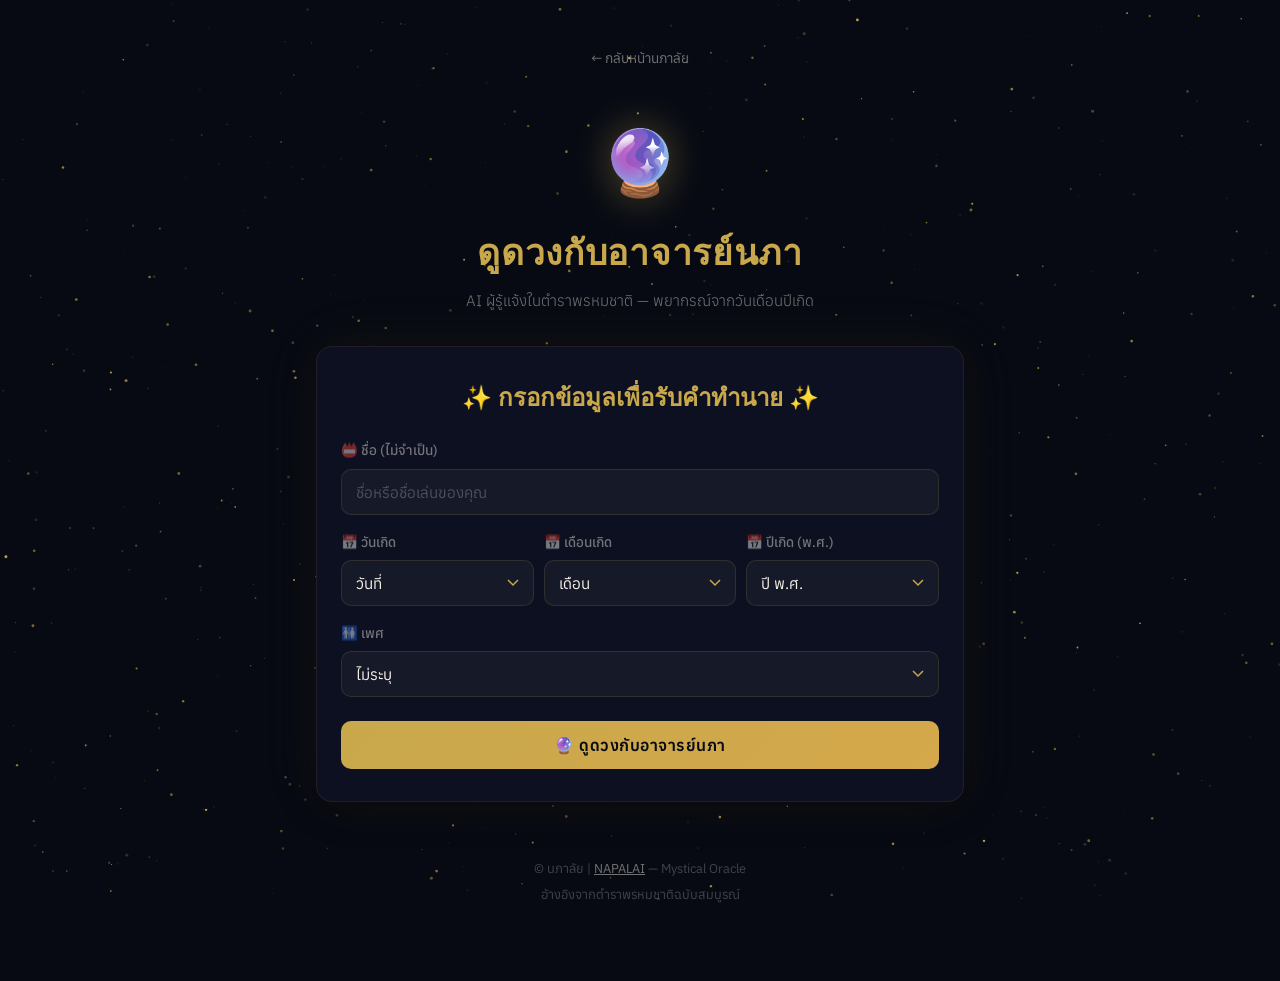
<file: templates/hermes.html>
<!DOCTYPE html>
<html lang="th">
<head>
<meta charset="UTF-8">
<meta name="viewport" content="width=device-width, initial-scale=1.0">
<title>🔮 ดูดวงกับอาจารย์นภา | นภาลัย</title>
<meta name="description" content="อาจารย์นภา — AI ดูดวงส่วนตัวจากตำราพรหมชาติ รู้ลึกถึงราศี ธาตุ ดวงดาว และเคล็ดลับเสริมดวง">
<meta name="theme-color" content="#070a13">

<!-- OG -->
<meta property="og:title" content="ดูดวงกับอาจารย์นภา | นภาลัย">
<meta property="og:description" content="AI ดูดวงส่วนตัวจากตำราพรหมชาติ — รู้ลึก รู้จริง รู้ดวง">
<meta property="og:url" content="https://napalai.onrender.com/hermes">

<link rel="preconnect" href="https://fonts.googleapis.com">
<link rel="preconnect" href="https://fonts.gstatic.com" crossorigin>
<link href="https://fonts.googleapis.com/css2?family=Anuphan:wght@200;300;400;500;600;700&family=Cormorant+Garamond:ital,wght@0,400;0,600;1,400&display=swap" rel="stylesheet">

<style>
:root {
  --navy: #070a13;
  --card: #0d1020;
  --gold: #c9a84c;
  --gold-dim: rgba(201,168,76,0.2);
  --gold-glow: rgba(201,168,76,0.08);
  --violet: #8b5cf6;
  --violet-dim: rgba(139,92,246,0.12);
  --ivory: #f5f0e8;
  --ivory-soft: rgba(245,240,232,0.75);
  --ivory-dim: rgba(245,240,232,0.45);
}

* { margin: 0; padding: 0; box-sizing: border-box; }

body {
  font-family: 'Anuphan', sans-serif;
  background: var(--navy);
  color: var(--ivory);
  min-height: 100vh;
  overflow-x: hidden;
  line-height: 1.7;
}

/* Starfield */
#stars {
  position: fixed; inset: 0; z-index: 0;
  pointer-events: none;
}

/* Main container */
.main-container {
  position: relative; z-index: 1;
  max-width: 680px; margin: 0 auto;
  padding: 20px 16px 60px;
}

/* Nav */
.nav { text-align: center; padding: 24px 0 16px; }
.nav a {
  color: var(--ivory-dim); text-decoration: none;
  font-size: 0.85rem; transition: color 0.3s;
}
.nav a:hover { color: var(--gold); }

/* Hero */
.hero { text-align: center; padding: 20px 0 32px; }
.hero-emoji { font-size: 4rem; margin-bottom: 8px; filter: drop-shadow(0 0 20px rgba(201,168,76,0.4)); }
.hero h1 {
  font-family: 'Cormorant Garamond', serif;
  font-size: 2.2rem; font-weight: 600;
  color: var(--gold); letter-spacing: 0.02em;
  margin-bottom: 4px;
}
.hero .sub {
  font-size: 0.95rem; color: var(--ivory-dim);
  font-weight: 300;
}

/* Glass card */
.glass-card {
  background: var(--card);
  border: 1px solid rgba(201,168,76,0.1);
  border-radius: 16px;
  padding: 32px 24px;
  backdrop-filter: blur(12px);
  box-shadow: 0 8px 32px rgba(0,0,0,0.3), 0 0 60px var(--gold-glow);
  margin-bottom: 24px;
}

.glass-card h2 {
  font-family: 'Cormorant Garamond', serif;
  font-size: 1.5rem; color: var(--gold);
  margin-bottom: 20px; text-align: center;
}

/* Form */
.form-group { margin-bottom: 16px; }
.form-group label {
  display: block; font-size: 0.85rem;
  color: var(--ivory-dim); margin-bottom: 6px;
  font-weight: 500;
}
.form-row { display: flex; gap: 10px; }
.form-row .form-group { flex: 1; }

input, select {
  width: 100%; padding: 12px 14px;
  background: rgba(255,255,255,0.04);
  border: 1px solid rgba(201,168,76,0.15);
  border-radius: 10px; color: var(--ivory);
  font-family: 'Anuphan', sans-serif; font-size: 0.95rem;
  transition: all 0.3s;
  -webkit-appearance: none; appearance: none;
}
input:focus, select:focus {
  outline: none; border-color: var(--gold);
  box-shadow: 0 0 0 3px var(--gold-dim);
  background: rgba(255,255,255,0.07);
}
select {
  background-image: url("data:image/svg+xml,%3Csvg xmlns='http://www.w3.org/2000/svg' width='12' height='8'%3E%3Cpath d='M1 1l5 5 5-5' stroke='%23c9a84c' fill='none' stroke-width='1.5'/%3E%3C/svg%3E");
  background-repeat: no-repeat; background-position: right 14px center;
  padding-right: 36px;
}
input::placeholder { color: rgba(245,240,232,0.25); }

/* Button */
.btn-submit {
  width: 100%; padding: 14px;
  background: linear-gradient(135deg, var(--gold), #d4a84b);
  border: none; border-radius: 10px;
  color: #070a13; font-family: 'Anuphan', sans-serif;
  font-size: 1rem; font-weight: 600; cursor: pointer;
  transition: all 0.3s; margin-top: 8px;
  letter-spacing: 0.03em;
}
.btn-submit:hover {
  transform: translateY(-1px);
  box-shadow: 0 6px 24px rgba(201,168,76,0.35);
}
.btn-submit:disabled {
  opacity: 0.5; cursor: not-allowed; transform: none;
}

/* Result area */
#result { display: none; }
#result.show { display: block; }

.result-card {
  background: var(--card);
  border: 1px solid rgba(201,168,76,0.2);
  border-radius: 16px;
  padding: 28px 24px;
  backdrop-filter: blur(12px);
  box-shadow: 0 8px 32px rgba(0,0,0,0.3), 0 0 80px rgba(139,92,246,0.06);
}

.zodiac-header {
  text-align: center; margin-bottom: 24px;
  padding-bottom: 20px;
  border-bottom: 1px solid rgba(201,168,76,0.1);
}
.zodiac-emoji { font-size: 3.5rem; }
.zodiac-sign {
  font-family: 'Cormorant Garamond', serif;
  font-size: 2rem; color: var(--gold); margin: 8px 0 2px;
}
.zodiac-en { font-size: 0.85rem; color: var(--ivory-dim); }

.reading-text {
  white-space: pre-line; line-height: 1.9;
  font-size: 0.95rem;
}
.reading-text strong, .reading-text b { color: var(--gold); }

/* Spinner */
.spinner {
  display: none; width: 28px; height: 28px;
  border: 3px solid rgba(201,168,76,0.2);
  border-top-color: var(--gold); border-radius: 50%;
  animation: spin 0.8s linear infinite;
  margin: 16px auto;
}
.spinner.active { display: block; }
@keyframes spin { to { transform: rotate(360deg); } }

/* Share */
.share-bar { display: flex; gap: 10px; margin-top: 20px; }
.share-btn {
  flex: 1; padding: 10px;
  background: rgba(255,255,255,0.04);
  border: 1px solid rgba(255,255,255,0.1);
  border-radius: 8px; color: var(--ivory-dim);
  font-family: 'Anuphan', sans-serif; font-size: 0.85rem;
  cursor: pointer; text-align: center; transition: all 0.3s;
}
.share-btn:hover { border-color: var(--gold); color: var(--gold); }

/* Footer */
.footer {
  text-align: center; padding: 32px 0 16px;
  font-size: 0.8rem; color: rgba(245,240,232,0.25);
}
.footer a { color: var(--ivory-dim); }

/* Toast */
.toast {
  position: fixed; bottom: 24px; left: 50%;
  transform: translateX(-50%);
  background: var(--card); color: var(--gold);
  padding: 10px 20px; border-radius: 20px;
  font-size: 0.85rem; border: 1px solid rgba(201,168,76,0.2);
  z-index: 100; opacity: 0; pointer-events: none;
  transition: opacity 0.3s;
}
.toast.show { opacity: 1; }

@media (max-width: 480px) {
  .hero-emoji { font-size: 3rem; }
  .hero h1 { font-size: 1.6rem; }
  .glass-card { padding: 20px 16px; }
}
</style>
</head>
<body>

<canvas id="stars"></canvas>

<div class="main-container">
  <nav class="nav">
    <a href="/">← กลับหน้านภาลัย</a>
  </nav>

  <section class="hero">
    <div class="hero-emoji">🔮</div>
    <h1>ดูดวงกับอาจารย์นภา</h1>
    <p class="sub">AI ผู้รู้แจ้งในตำราพรหมชาติ — พยากรณ์จากวันเดือนปีเกิด</p>
  </section>

  <div class="glass-card" id="form-card">
    <h2>✨ กรอกข้อมูลเพื่อรับคำทำนาย ✨</h2>
    <form id="hermes-form" onsubmit="submitForm(event)">
      <div class="form-group">
        <label>📛 ชื่อ (ไม่จำเป็น)</label>
        <input type="text" id="name" placeholder="ชื่อหรือชื่อเล่นของคุณ" maxlength="30">
      </div>

      <div class="form-row">
        <div class="form-group">
          <label>📅 วันเกิด</label>
          <select id="day" required>
            <option value="">วันที่</option>
          </select>
        </div>
        <div class="form-group">
          <label>📅 เดือนเกิด</label>
          <select id="month" required>
            <option value="">เดือน</option>
            <option value="1">1 — มกราคม</option>
            <option value="2">2 — กุมภาพันธ์</option>
            <option value="3">3 — มีนาคม</option>
            <option value="4">4 — เมษายน</option>
            <option value="5">5 — พฤษภาคม</option>
            <option value="6">6 — มิถุนายน</option>
            <option value="7">7 — กรกฎาคม</option>
            <option value="8">8 — สิงหาคม</option>
            <option value="9">9 — กันยายน</option>
            <option value="10">10 — ตุลาคม</option>
            <option value="11">11 — พฤศจิกายน</option>
            <option value="12">12 — ธันวาคม</option>
          </select>
        </div>
        <div class="form-group">
          <label>📅 ปีเกิด (พ.ศ.)</label>
          <select id="year" required>
            <option value="">ปี พ.ศ.</option>
          </select>
        </div>
      </div>

      <div class="form-group">
        <label>🚻 เพศ</label>
        <select id="gender">
          <option value="">ไม่ระบุ</option>
          <option value="ชาย">ชาย</option>
          <option value="หญิง">หญิง</option>
        </select>
      </div>

      <button type="submit" class="btn-submit" id="submit-btn">🔮 ดูดวงกับอาจารย์นภา</button>
    </form>
    <div class="spinner" id="spinner"></div>
  </div>

  <div id="result">
    <!-- Filled by JS -->
  </div>

  <footer class="footer">
    <p>© นภาลัย | <a href="/">NAPALAI</a> — Mystical Oracle</p>
    <p style="margin-top:4px;">อ้างอิงจากตำราพรหมชาติฉบับสมบูรณ์</p>
  </footer>
</div>

<div class="toast" id="toast"></div>

<script>
// ═══════════════════════════════════════
//  Starfield Canvas
// ═══════════════════════════════════════
(function() {
  const canvas = document.getElementById('stars');
  const ctx = canvas.getContext('2d');
  let stars = [];

  function resize() {
    canvas.width = window.innerWidth;
    canvas.height = window.innerHeight;
    initStars();
  }

  function initStars() {
    stars = [];
    const count = Math.floor((canvas.width * canvas.height) / 1500);
    for (let i = 0; i < count; i++) {
      stars.push({
        x: Math.random() * canvas.width,
        y: Math.random() * canvas.height,
        r: Math.random() * 1.2 + 0.3,
        twinkle: Math.random() * Math.PI * 2,
        speed: 0.005 + Math.random() * 0.02,
        opacity: 0.3 + Math.random() * 0.7
      });
    }
  }

  function draw() {
    ctx.clearRect(0, 0, canvas.width, canvas.height);
    for (const s of stars) {
      s.twinkle += s.speed;
      const alpha = s.opacity * (0.5 + 0.5 * Math.sin(s.twinkle));
      ctx.beginPath();
      ctx.arc(s.x, s.y, s.r, 0, Math.PI * 2);
      ctx.fillStyle = `rgba(201,168,76,${alpha})`;
      ctx.fill();
    }
    requestAnimationFrame(draw);
  }

  window.addEventListener('resize', resize);
  resize();
  draw();
})();

// ═══════════════════════════════════════
//  Day + Year selectors
// ═══════════════════════════════════════
(function() {
  const daySelect = document.getElementById('day');
  for (let i = 1; i <= 31; i++) {
    const opt = document.createElement('option');
    opt.value = i; opt.textContent = i;
    daySelect.appendChild(opt);
  }

  const yearSelect = document.getElementById('year');
  for (let y = 2569; y >= 2440; y--) {
    const opt = document.createElement('option');
    opt.value = y; opt.textContent = y;
    yearSelect.appendChild(opt);
  }
})();

// ═══════════════════════════════════════
//  Form submit
// ═══════════════════════════════════════
async function submitForm(e) {
  e.preventDefault();

  const name = document.getElementById('name').value.trim();
  const day = document.getElementById('day').value;
  const month = document.getElementById('month').value;
  const year = document.getElementById('year').value;
  const gender = document.getElementById('gender').value;

  const btn = document.getElementById('submit-btn');
  const spinner = document.getElementById('spinner');
  const result = document.getElementById('result');

  // Validate
  if (!day || !month || !year) {
    showToast('⚠️ กรุณากรอกวันเดือนปีเกิดให้ครบ');
    return;
  }

  btn.disabled = true;
  spinner.classList.add('active');
  btn.textContent = '⏳ อาจารย์นภา กำลังดูดวง...';

  try {
    const resp = await fetch('/api/hermes', {
      method: 'POST',
      headers: { 'Content-Type': 'application/json' },
      body: JSON.stringify({
        name, day, month, year, gender
      })
    });

    const data = await resp.json();

    if (!resp.ok) {
      showToast('⚠️ ' + (data.error || 'เกิดข้อผิดพลาด'));
      return;
    }

    // Build result HTML
    result.innerHTML = `
      <div class="result-card">
        <div class="zodiac-header">
          <div class="zodiac-emoji">${data.emoji}</div>
          <div class="zodiac-sign">ราศี${data.name_th}</div>
          <div class="zodiac-en">${data.name_en} · เกิดวัน${data.day_of_week}</div>
        </div>
        <div class="reading-text">${data.reading}</div>
        <div class="share-bar">
          <button class="share-btn" onclick="copyReading()">📋 คัดลอก</button>
        </div>
      </div>
    `;
    result.classList.add('show');
    result.scrollIntoView({ behavior: 'smooth', block: 'start' });

    // Store for copy
    window._lastReading = data.reading;

  } catch (err) {
    showToast('⚠️ ไม่สามารถเชื่อมต่อได้ — ลองใหม่อีกครั้ง');
    console.error(err);
  } finally {
    btn.disabled = false;
    spinner.classList.remove('active');
    btn.textContent = '🔮 ดูดวงกับอาจารย์นภา';
  }
}

// ═══════════════════════════════════════
//  Copy
// ═══════════════════════════════════════
function copyReading() {
  const text = window._lastReading || '';
  if (!text) return;
  navigator.clipboard.writeText(text).then(() => {
    showToast('✅ คัดลอกคำทำนายแล้ว!');
  }).catch(() => {
    showToast('⚠️ ไม่สามารถคัดลอกได้');
  });
}

// ═══════════════════════════════════════
//  Toast
// ═══════════════════════════════════════
function showToast(msg) {
  const toast = document.getElementById('toast');
  toast.textContent = msg;
  toast.classList.add('show');
  setTimeout(() => toast.classList.remove('show'), 2500);
}
</script>
</body>
</html>
</file>
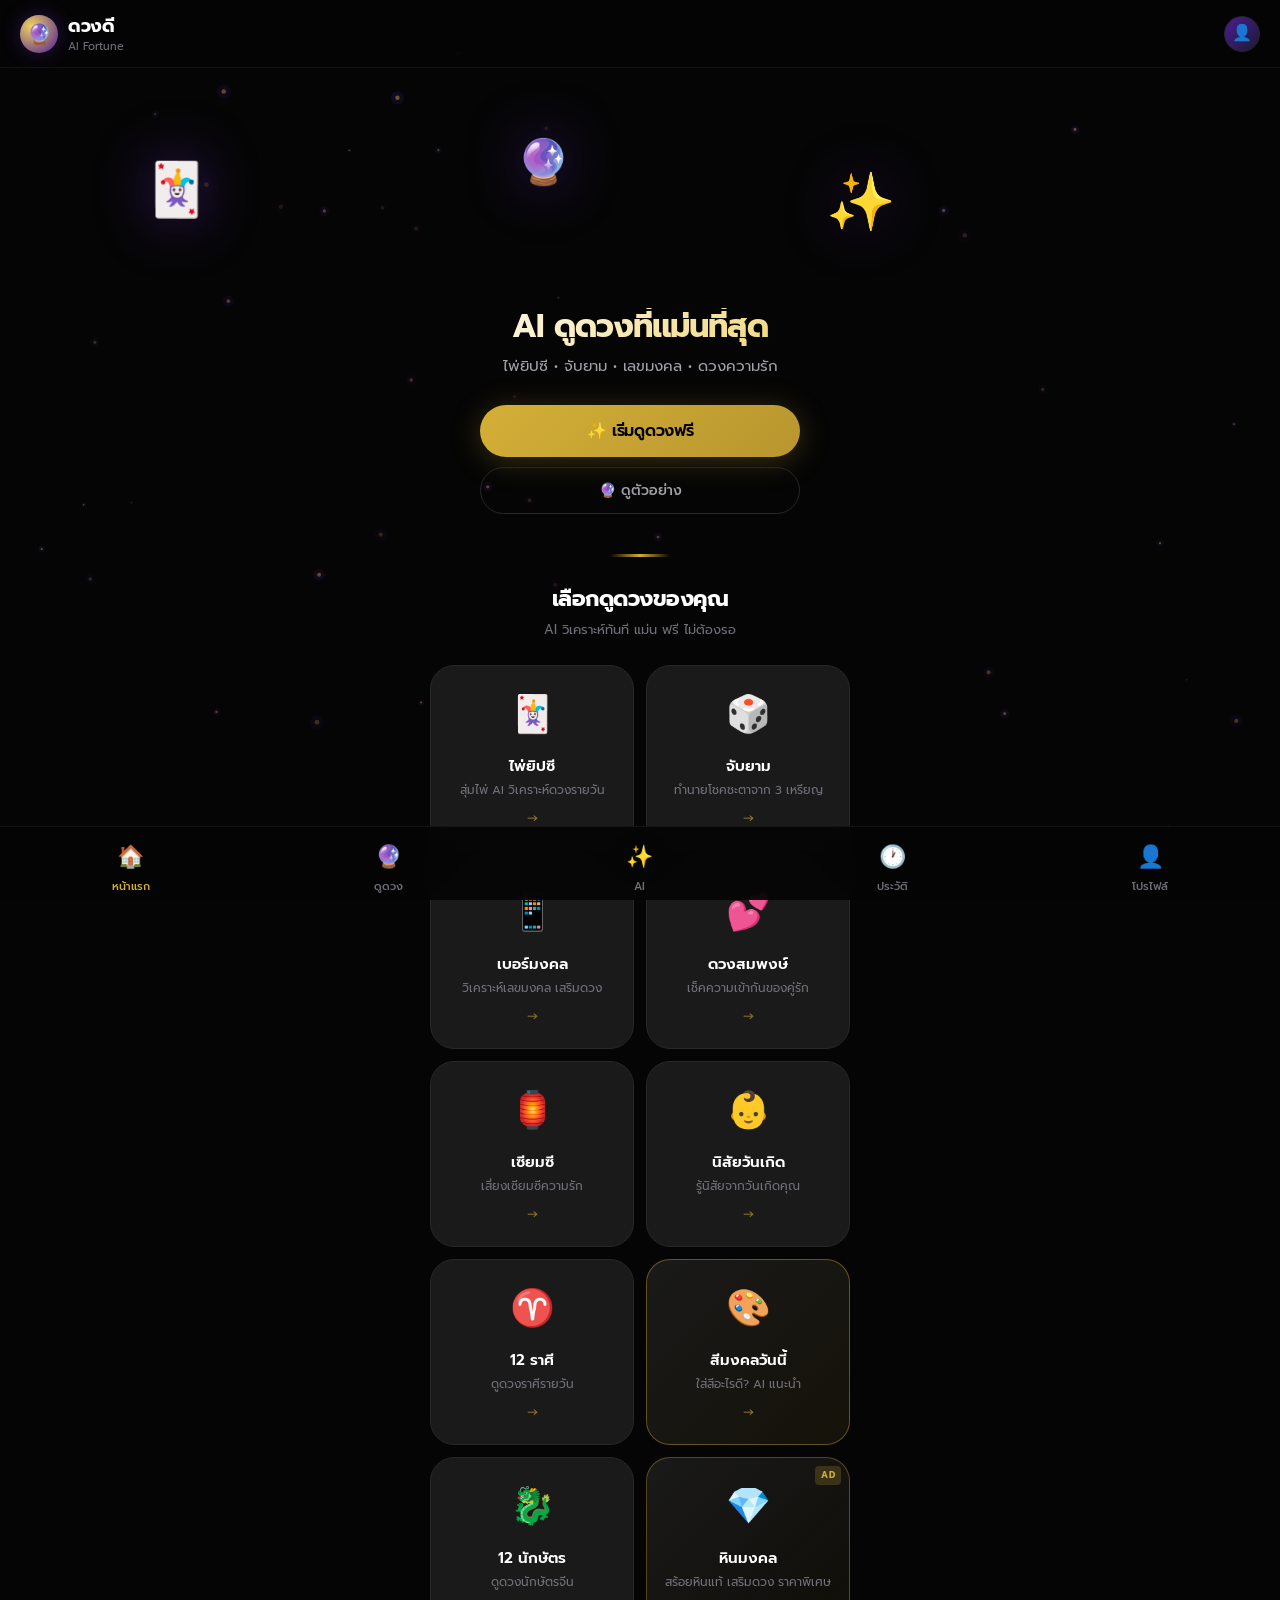
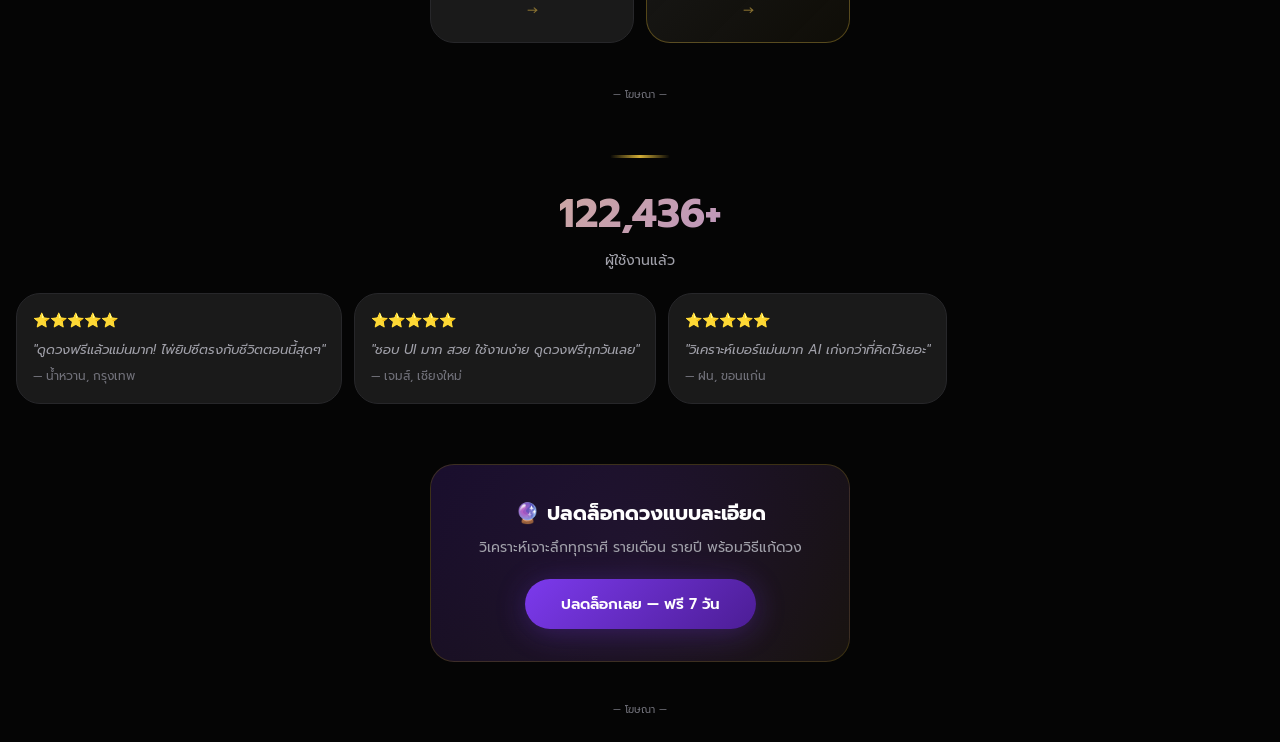
<file: templates/index_new.html>
<!DOCTYPE html>
<html lang="th">
<head>
<meta charset="UTF-8">
<meta name="viewport" content="width=device-width, initial-scale=1.0, viewport-fit=cover">
<title>🔮 ดวงดี — AI ดูดวงฟรี</title>
<meta name="description" content="AI ดูดวงที่แม่นที่สุด — ไพ่ยิปซี จับยาม เลขมงคล ดวงความรัก ฟรี 24 ชม.">
<link rel="stylesheet" href="/static/style.css">

<!-- Google AdSense -->
<script async src="https://pagead2.googlesyndication.com/pagead/js/adsbygoogle.js?client=ca-pub-XXXXXXXXXXXXXXXX"
     crossorigin="anonymous"></script>

<style>body{opacity:0;animation:fadeIn 0.6s ease forwards}@keyframes fadeIn{to{opacity:1}}</style>
</head>
<body>

<!-- Particles -->
<canvas id="particles"></canvas>

<!-- Navbar -->
<nav class="navbar">
  <div class="nav-left">
    <div class="nav-logo">🔮</div>
    <div class="nav-brand">
      <h1>ดวงดี</h1>
      <span>AI Fortune</span>
    </div>
  </div>
  <div class="nav-avatar">👤</div>
</nav>

<!-- Hero -->
<section class="hero">
  <div class="hero-cards">
    <span class="tarot-float">🃏</span>
    <span class="tarot-float">🔮</span>
    <span class="tarot-float">✨</span>
  </div>
  <h2>AI ดูดวงที่แม่นที่สุด</h2>
  <p>ไพ่ยิปซี • จับยาม • เลขมงคล • ดวงความรัก</p>
  <div class="hero-cta">
    <button class="btn-primary" onclick="document.querySelector('.features').scrollIntoView({behavior:'smooth'})">✨ เริ่มดูดวงฟรี</button>
    <button class="btn-secondary" onclick="scrollToSection('preview')">🔮 ดูตัวอย่าง</button>
  </div>
</section>

<!-- Features -->
<section class="features" id="fortune">
  <div class="glow-divider"></div>
  <div class="section-title">เลือกดูดวงของคุณ</div>
  <div class="section-sub">AI วิเคราะห์ทันที แม่น ฟรี ไม่ต้องรอ</div>
  <div class="feature-grid">
    <div class="feat-card fade-up" onclick="openFortune('tarot')">
      <span class="feat-icon">🃏</span>
      <h3>ไพ่ยิปซี</h3>
      <p>สุ่มไพ่ AI วิเคราะห์ดวงรายวัน</p>
      <span class="feat-arrow">→</span>
    </div>
    <div class="feat-card fade-up" onclick="openFortune('yam')">
      <span class="feat-icon">🎲</span>
      <h3>จับยาม</h3>
      <p>ทำนายโชคชะตาจาก 3 เหรียญ</p>
      <span class="feat-arrow">→</span>
    </div>
    <div class="feat-card fade-up" onclick="openFortune('phone')">
      <span class="feat-icon">📱</span>
      <h3>เบอร์มงคล</h3>
      <p>วิเคราะห์เลขมงคล เสริมดวง</p>
      <span class="feat-arrow">→</span>
    </div>
    <div class="feat-card fade-up" onclick="openFortune('compatibility')">
      <span class="feat-icon">💕</span>
      <h3>ดวงสมพงษ์</h3>
      <p>เช็คความเข้ากันของคู่รัก</p>
      <span class="feat-arrow">→</span>
    </div>
    <div class="feat-card fade-up" onclick="openFortune('siamsi')">
      <span class="feat-icon">🏮</span>
      <h3>เซียมซี</h3>
      <p>เสี่ยงเซียมซีความรัก</p>
      <span class="feat-arrow">→</span>
    </div>
    <div class="feat-card fade-up" onclick="openFortune('birthday')">
      <span class="feat-icon">👶</span>
      <h3>นิสัยวันเกิด</h3>
      <p>รู้นิสัยจากวันเกิดคุณ</p>
      <span class="feat-arrow">→</span>
    </div>
    <div class="feat-card fade-up" onclick="openFortune('zodiac')">
      <span class="feat-icon">♈</span>
      <h3>12 ราศี</h3>
      <p>ดูดวงราศีรายวัน</p>
      <span class="feat-arrow">→</span>
    </div>
    <div class="feat-card fade-up" onclick="openFortune('colorme')" style="border-color:rgba(212,175,55,0.4);background:linear-gradient(135deg,var(--bg-card),rgba(212,175,55,0.08))">
      <span class="feat-icon">🎨</span>
      <h3>สีมงคลวันนี้</h3>
      <p>ใส่สีอะไรดี? AI แนะนำ</p>
      <span class="feat-arrow">→</span>
    </div>
    <div class="feat-card fade-up" onclick="openFortune('chinese')">
      <span class="feat-icon">🐉</span>
      <h3>12 นักษัตร</h3>
      <p>ดูดวงนักษัตรจีน</p>
      <span class="feat-arrow">→</span>
    </div>
    <!-- Affiliate: Shopee สายมู -->
    <a class="feat-card affiliate-card fade-up" href="https://shope.ee/XXXXXXXXXXXXXXXXX" target="_blank" rel="nofollow sponsored">
      <span class="feat-icon">💎</span>
      <h3>หินมงคล</h3>
      <p>สร้อยหินแท้ เสริมดวง ราคาพิเศษ</p>
      <span class="feat-arrow">→</span>
    </a>
  </div>
</section>

<!-- Ad Slot 1: Top Banner -->
<div class="ad-slot" style="max-width:600px;margin:0 auto 32px;">
  <ins class="adsbygoogle"
       style="display:block"
       data-ad-client="ca-pub-XXXXXXXXXXXXXXXX"
       data-ad-slot="1234567890"
       data-ad-format="auto"
       data-full-width-responsive="true"></ins>
  <script>(adsbygoogle = window.adsbygoogle || []).push({});</script>
  <p style="font-size:10px;color:var(--text-muted);margin-top:4px;text-align:center;">— โฆษณา —</p>
</div>

<!-- Social Proof -->
<section class="social-proof fade-up" id="preview">
  <div class="glow-divider"></div>
  <div class="counter" id="user-count">0</div>
  <div class="counter-label">ผู้ใช้งานแล้ว</div>
  <div class="testimonials">
    <div class="testimonial">
      <div class="stars">⭐⭐⭐⭐⭐</div>
      <div class="quote">"ดูดวงฟรีแล้วแม่นมาก! ไพ่ยิปซีตรงกับชีวิตตอนนี้สุดๆ"</div>
      <div class="author">— น้ำหวาน, กรุงเทพ</div>
    </div>
    <div class="testimonial">
      <div class="stars">⭐⭐⭐⭐⭐</div>
      <div class="quote">"ชอบ UI มาก สวย ใช้งานง่าย ดูดวงฟรีทุกวันเลย"</div>
      <div class="author">— เจมส์, เชียงใหม่</div>
    </div>
    <div class="testimonial">
      <div class="stars">⭐⭐⭐⭐⭐</div>
      <div class="quote">"วิเคราะห์เบอร์แม่นมาก AI เก่งกว่าที่คิดไว้เยอะ"</div>
      <div class="author">— ฝน, ขอนแก่น</div>
    </div>
  </div>
</section>

<!-- Premium CTA -->
<section class="premium-cta fade-up">
  <div class="premium-card">
    <h3>🔮 ปลดล็อกดวงแบบละเอียด</h3>
    <p>วิเคราะห์เจาะลึกทุกราศี รายเดือน รายปี พร้อมวิธีแก้ดวง</p>
    <button class="btn-premium">ปลดล็อกเลย — ฟรี 7 วัน</button>
  </div>
</section>

<!-- Ad Slot 2: Bottom Banner -->
<div class="ad-slot" style="max-width:600px;margin:0 auto 24px;">
  <ins class="adsbygoogle"
       style="display:block"
       data-ad-client="ca-pub-XXXXXXXXXXXXXXXX"
       data-ad-slot="1234567891"
       data-ad-format="auto"
       data-full-width-responsive="true"></ins>
  <script>(adsbygoogle = window.adsbygoogle || []).push({});</script>
  <p style="font-size:10px;color:var(--text-muted);margin-top:4px;text-align:center;">— โฆษณา —</p>
</div>

<!-- Bottom Nav -->
<nav class="bottom-nav">
  <div class="nav-item active" onclick="scrollTopFn()">
    <span class="nav-icon">🏠</span> หน้าแรก
  </div>
  <div class="nav-item" onclick="document.querySelector('.features').scrollIntoView({behavior:'smooth'})">
    <span class="nav-icon">🔮</span> ดูดวง
  </div>
  <div class="nav-item" onclick="openFortune('tarot')">
    <span class="nav-icon">✨</span> AI
  </div>
  <div class="nav-item">
    <span class="nav-icon">🕐</span> ประวัติ
  </div>
  <div class="nav-item">
    <span class="nav-icon">👤</span> โปรไฟล์
  </div>
</nav>

<!-- Result Panel -->
<div class="result-panel" id="resultPanel">
  <button class="result-close" onclick="closeResult()">✕</button>
  <div class="loader-ring" id="loader">
    <div class="ring"></div>
  </div>
  <div class="result-reading" id="resultContent"></div>
  <!-- Ad Slot 3: In-Content (shown after reading) -->
  <div id="resultAd" style="display:none;max-width:336px;margin:24px auto 0;">
    <!-- Affiliate: Shopee -->
    <a href="https://shope.ee/XXXXXXXXXXXXXXXXX" target="_blank" rel="nofollow sponsored" style="text-decoration:none;color:inherit;display:block;margin-bottom:16px;">
      <div style="background:linear-gradient(135deg, rgba(201,168,76,0.15), rgba(124,58,237,0.1));border:1px solid rgba(201,168,76,0.3);border-radius:12px;padding:14px 16px;">
        <div style="font-size:14px;color:#c9a84c;margin-bottom:4px;">💎 เสริมดวงด้วยหินมงคล</div>
        <div style="font-size:12px;color:#9a8a6a;">สร้อยข้อมือหินแท้ ราคาพิเศษ — คลิกดูเลย!</div>
      </div>
    </a>
    <!-- AdSense -->
    <ins class="adsbygoogle"
         style="display:block"
         data-ad-client="ca-pub-XXXXXXXXXXXXXXXX"
         data-ad-slot="1234567892"
         data-ad-format="rectangle"
         data-full-width-responsive="true"></ins>
    <script>(adsbygoogle = window.adsbygoogle || []).push({});</script>
    <p style="font-size:10px;color:var(--text-muted);margin-top:4px;text-align:center;">— โฆษณา —</p>
  </div>
</div>

<!-- Feature Input Panels -->
<div class="feat-input" id="panel-phone">
  <button class="close-btn" onclick="closeInput('phone')">✕</button>
  <div class="section-title">📱 วิเคราะห์เบอร์มือถือ</div>
  <input type="tel" id="phoneVal" placeholder="กรอกเบอร์ 10 หลัก" maxlength="10">
  <button class="btn-primary btn-submit" onclick="submitFortune('phone')">🔮 วิเคราะห์</button>
</div>

<div class="feat-input" id="panel-compatibility">
  <button class="close-btn" onclick="closeInput('compatibility')">✕</button>
  <div class="section-title">💕 ดวงสมพงษ์</div>
  <input type="text" id="compP1" placeholder="ชื่อคุณ">
  <input type="text" id="compP2" placeholder="ชื่อคนรัก">
  <button class="btn-primary btn-submit" onclick="submitFortune('compatibility')">💕 เช็คดวง</button>
</div>

<div class="feat-input" id="panel-birthday">
  <button class="close-btn" onclick="closeInput('birthday')">✕</button>
  <div class="section-title">👶 นิสัยตามวันเกิด</div>
  <select id="birthdayVal">
    <option value="">เลือกวันที่เกิด</option>
    <option value="จันทร์">วันจันทร์</option>
    <option value="อังคาร">วันอังคาร</option>
    <option value="พุธ">วันพุธ</option>
    <option value="พฤหัสบดี">วันพฤหัสบดี</option>
    <option value="ศุกร์">วันศุกร์</option>
    <option value="เสาร์">วันเสาร์</option>
    <option value="อาทิตย์">วันอาทิตย์</option>
  </select>
  <button class="btn-primary btn-submit" onclick="submitFortune('birthday')">🔮 วิเคราะห์</button>
</div>

<div class="feat-input" id="panel-zodiac">
  <button class="close-btn" onclick="closeInput('zodiac')">✕</button>
  <div class="section-title">♈ เลือกราศี</div>
  <div class="zodiac-grid" id="zodiacGrid"></div>
  <button class="btn-primary btn-submit" id="zodiacSubmit" onclick="submitFortune('zodiac')" disabled>🔮 ดูดวง</button>
</div>

<div class="feat-input" id="panel-chinese">
  <button class="close-btn" onclick="closeInput('chinese')">✕</button>
  <div class="section-title">🐉 เลือกปีนักษัตร</div>
  <div class="zodiac-grid" id="chineseGrid"></div>
  <button class="btn-primary btn-submit" id="chineseSubmit" onclick="submitFortune('chinese')" disabled>🔮 ดูดวง</button>
</div>

<script>
// ── Particles ────────────────────────────────
const canvas = document.getElementById('particles');
const ctx = canvas.getContext('2d');
let particles = [];
function resize() {
  canvas.width = window.innerWidth;
  canvas.height = window.innerHeight;
}
resize(); window.addEventListener('resize', resize);

class Particle {
  constructor() {
    this.reset();
  }
  reset() {
    this.x = Math.random() * canvas.width;
    this.y = Math.random() * canvas.height;
    this.size = Math.random() * 2 + 0.5;
    this.speedX = (Math.random() - 0.5) * 0.3;
    this.speedY = (Math.random() - 0.5) * 0.3 - 0.2;
    this.opacity = Math.random() * 0.4 + 0.1;
    this.life = 0;
  }
  update() {
    this.x += this.speedX;
    this.y += this.speedY;
    this.life++;
    if (this.life > 400 || this.y < -20 || this.y > canvas.height + 20) this.reset();
  }
  draw() {
    ctx.beginPath();
    ctx.arc(this.x, this.y, this.size, 0, Math.PI * 2);
    ctx.fillStyle = `rgba(212,175,55,${this.opacity})`;
    ctx.fill();
    // Glow
    ctx.beginPath();
    ctx.arc(this.x, this.y, this.size * 3, 0, Math.PI * 2);
    ctx.fillStyle = `rgba(124,58,237,${this.opacity * 0.2})`;
    ctx.fill();
  }
}

for (let i = 0; i < 50; i++) particles.push(new Particle());
function animate() {
  ctx.clearRect(0, 0, canvas.width, canvas.height);
  particles.forEach(p => { p.update(); p.draw(); });
  requestAnimationFrame(animate);
}
animate();

// ── Counter ──────────────────────────────────
let count = 120000;
function animateCounter() {
  const el = document.getElementById('user-count');
  const target = 127384;
  const step = (target - count) / 100;
  const timer = setInterval(() => {
    count += step;
    if (count >= target) { count = target; clearInterval(timer); }
    el.textContent = Math.floor(count).toLocaleString() + '+';
  }, 30);
}
setTimeout(animateCounter, 500);

// ── Fortune System ───────────────────────────
const API = {
  tarot:    ['/api/tarot', {}],
  yam:      ['/api/yam', {}],
  siamsi:   ['/api/siamsi', {}],
  phone:    ['/api/phone', null],
  compatibility: ['/api/compatibility', null],
  birthday: ['/api/birthday', null],
  zodiac:   ['/api/zodiac', null],
  chinese:  ['/api/chinese', null],
  colorme:  ['/api/colorme', {}],
};

let selectedZodiac = null, selectedChinese = null;

function openFortune(type) {
  const inputs = ['phone','compatibility','birthday','zodiac','chinese'];
  if (inputs.includes(type)) {
    document.getElementById('panel-'+type).classList.add('show');
    if (type === 'zodiac') buildZodiacGrid();
    if (type === 'chinese') buildChineseGrid();
    return;
  }
  // Auto-submit types
  showResult();
  callAPI(type, {});
}

function closeInput(type) {
  document.getElementById('panel-'+type).classList.remove('show');
}

function submitFortune(type) {
  let data = {};
  if (type === 'phone') {
    const v = document.getElementById('phoneVal').value.trim();
    if (v.length < 9) return alert('กรุณากรอกเบอร์ 10 หลัก');
    data = { number: v };
  } else if (type === 'compatibility') {
    const p1 = document.getElementById('compP1').value.trim();
    const p2 = document.getElementById('compP2').value.trim();
    if (!p1 || !p2) return alert('กรุณากรอกทั้งสองคน');
    data = { person1: p1, person2: p2 };
  } else if (type === 'birthday') {
    const d = document.getElementById('birthdayVal').value;
    if (!d) return alert('กรุณาเลือกวันเกิด');
    data = { day: d };
  } else if (type === 'zodiac') {
    if (!selectedZodiac) return;
    data = { sign: selectedZodiac };
  } else if (type === 'chinese') {
    if (!selectedChinese) return;
    data = { year: selectedChinese };
  }
  closeInput(type);
  showResult();
  callAPI(type, data);
}

function buildZodiacGrid() {
  const signs = ['เมษ','พฤษภ','เมถุน','กรกฎ','สิงห์','กันย์','ตุลย์','พิจิก','ธนู','มังกร','กุมภ์','มีน'];
  const grid = document.getElementById('zodiacGrid');
  grid.innerHTML = signs.map(s => `<button class="zodiac-btn" onclick="selectZodiac('${s}')">♈ ${s}</button>`).join('');
  selectedZodiac = null;
  document.getElementById('zodiacSubmit').disabled = true;
}

function selectZodiac(s) {
  selectedZodiac = s;
  document.querySelectorAll('#zodiacGrid .zodiac-btn').forEach(b => b.classList.remove('selected'));
  document.querySelectorAll('#zodiacGrid .zodiac-btn').forEach(b => {
    if (b.textContent.includes(s)) b.classList.add('selected');
  });
  document.getElementById('zodiacSubmit').disabled = false;
}

function buildChineseGrid() {
  const years = ['ชวด','ฉลู','ขาล','เถาะ','มะโรง','มะเส็ง','มะเมีย','มะแม','วอก','ระกา','จอ','กุน'];
  const grid = document.getElementById('chineseGrid');
  grid.innerHTML = years.map(y => `<button class="zodiac-btn" onclick="selectChinese('${y}')">🐉 ${y}</button>`).join('');
  selectedChinese = null;
  document.getElementById('chineseSubmit').disabled = true;
}

function selectChinese(y) {
  selectedChinese = y;
  document.querySelectorAll('#chineseGrid .zodiac-btn').forEach(b => b.classList.remove('selected'));
  document.querySelectorAll('#chineseGrid .zodiac-btn').forEach(b => {
    if (b.textContent.includes(y)) b.classList.add('selected');
  });
  document.getElementById('chineseSubmit').disabled = false;
}

function showResult() {
  const panel = document.getElementById('resultPanel');
  panel.classList.add('show');
  document.getElementById('loader').style.display = 'flex';
  document.getElementById('resultContent').innerHTML = '';
  document.getElementById('resultAd').style.display = 'none';
}

function closeResult() {
  document.getElementById('resultPanel').classList.remove('show');
  document.getElementById('resultAd').style.display = 'none';
}

async function callAPI(type, data) {
  try {
    const resp = await fetch(API[type][0], {
      method: 'POST',
      headers: {'Content-Type': 'application/json'},
      body: JSON.stringify(data)
    });
    const json = await resp.json();
    document.getElementById('loader').style.display = 'none';
    document.getElementById('resultContent').innerHTML = formatReading(type, json);
    document.getElementById('resultAd').style.display = 'block';
  } catch(e) {
    document.getElementById('loader').style.display = 'none';
    document.getElementById('resultContent').innerHTML = '<p>ขออภัย ระบบขัดข้อง กรุณาลองใหม่ 🔮</p>';
    document.getElementById('resultAd').style.display = 'block';
  }
}

function formatReading(type, data) {
  if (type === 'colorme') {
    const swatch = `<div style="width:80px;height:80px;border-radius:50%;background:${data.hex};margin:0 auto 16px;box-shadow:0 0 40px ${data.hex}40, 0 0 80px ${data.hex}20"></div>`;
    const header = `<h3 style="text-align:center;font-size:18px">🎨 วัน${data.day}</h3>
      <p style="text-align:center;font-size:15px;color:#c9a84c;margin-bottom:16px">สีมงคล: <b>${data.color}</b> | ดาว${data.planet}</p>
      <p style="text-align:center;font-size:12px;color:var(--text-muted);margin-bottom:16px">❌ หลีกเลี่ยง: ${data.forbidden}</p>`;
    return swatch + header + `<p>${(data.reading||'').replace(/\n/g,'<br>')}</p>`;
  }
  if (data.reading) {
    return `<p>${data.reading.replace(/\n/g, '<br>')}</p>`;
  }
  return `<p>${JSON.stringify(data)}</p>`;
}

// ── Ad Tracking ─────────────────────────────
function trackAd(slot) {
  fetch('/api/stats').catch(()=>{});
  console.log('📊 Ad:', slot);
}

// ── Scroll animations ────────────────────────
const observer = new IntersectionObserver(entries => {
  entries.forEach(entry => {
    if (entry.isIntersecting) entry.target.classList.add('visible');
  });
}, { threshold: 0.1 });

document.querySelectorAll('.fade-up').forEach(el => observer.observe(el));

function scrollToSection(id) {
  document.getElementById(id).scrollIntoView({ behavior: 'smooth' });
}
function scrollTopFn() {
  window.scrollTo({ top: 0, behavior: 'smooth' });
}
</script>
</body>
</html>
</file>
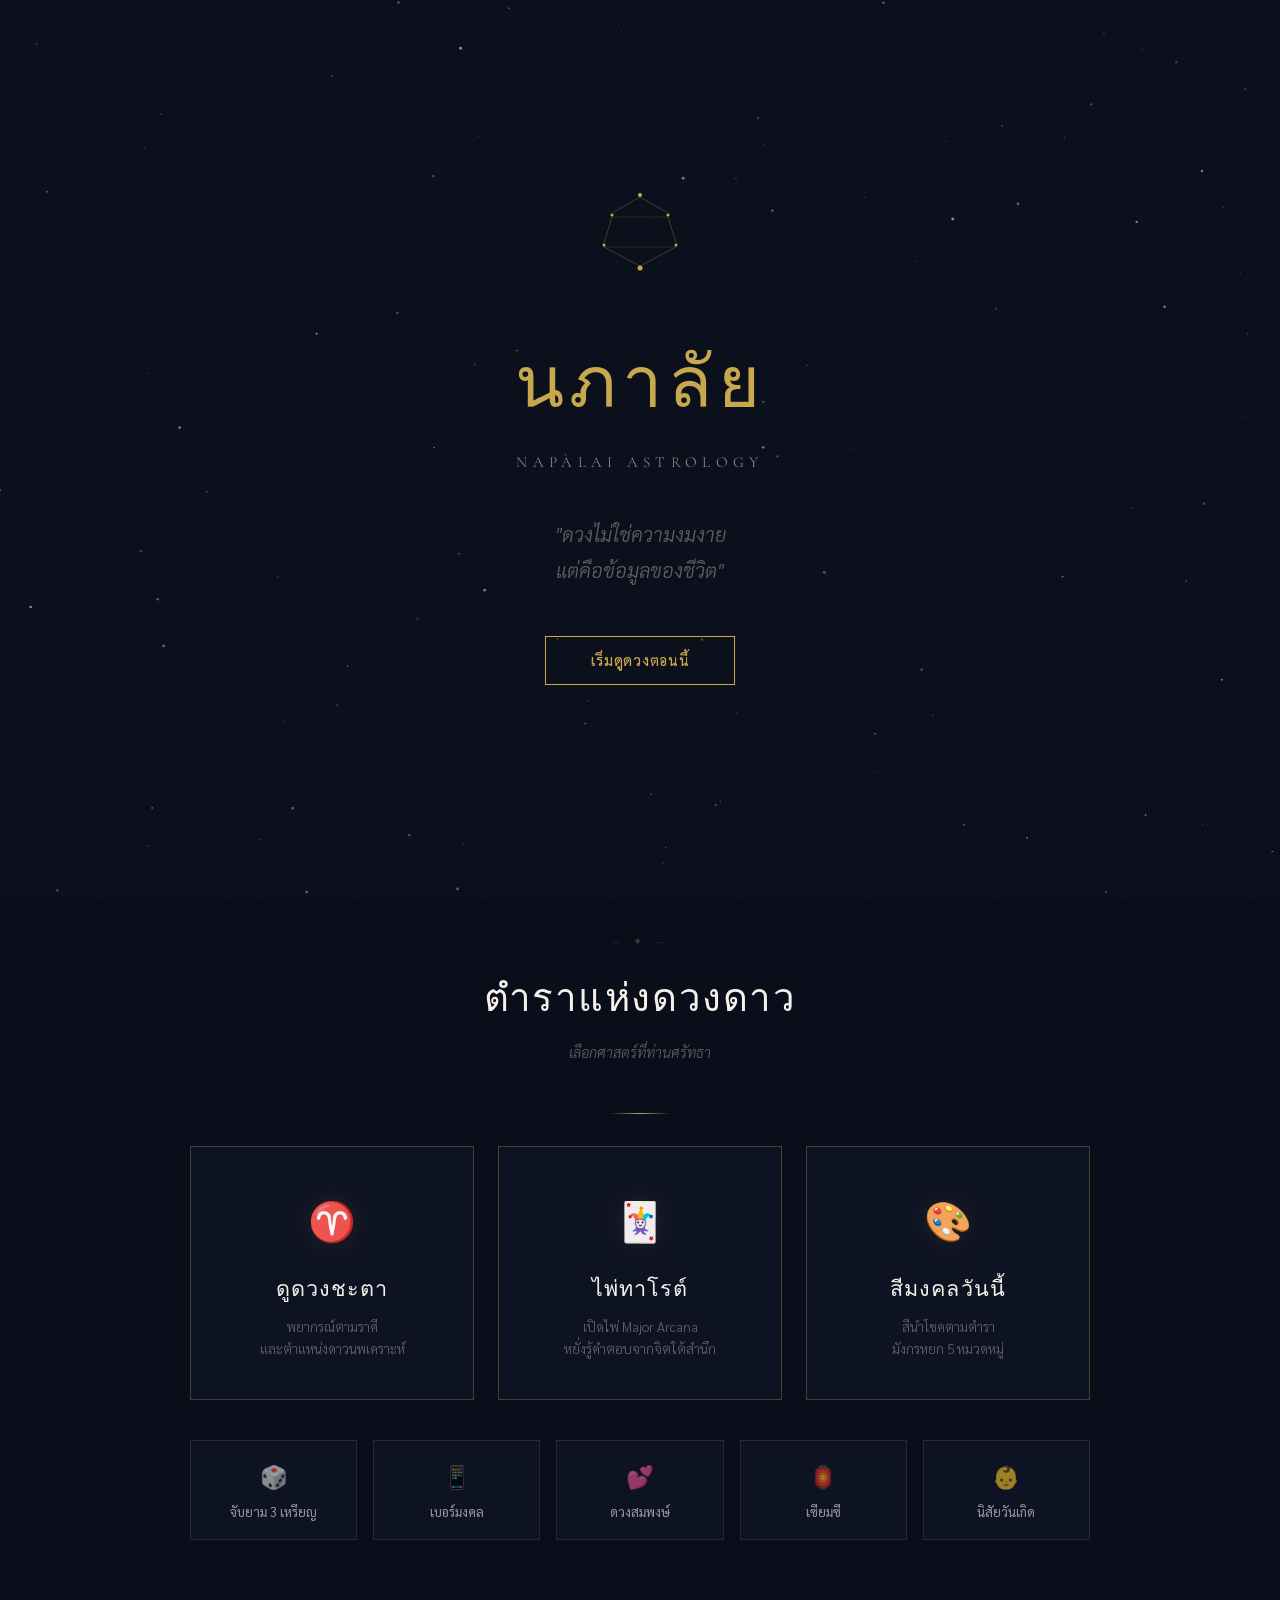
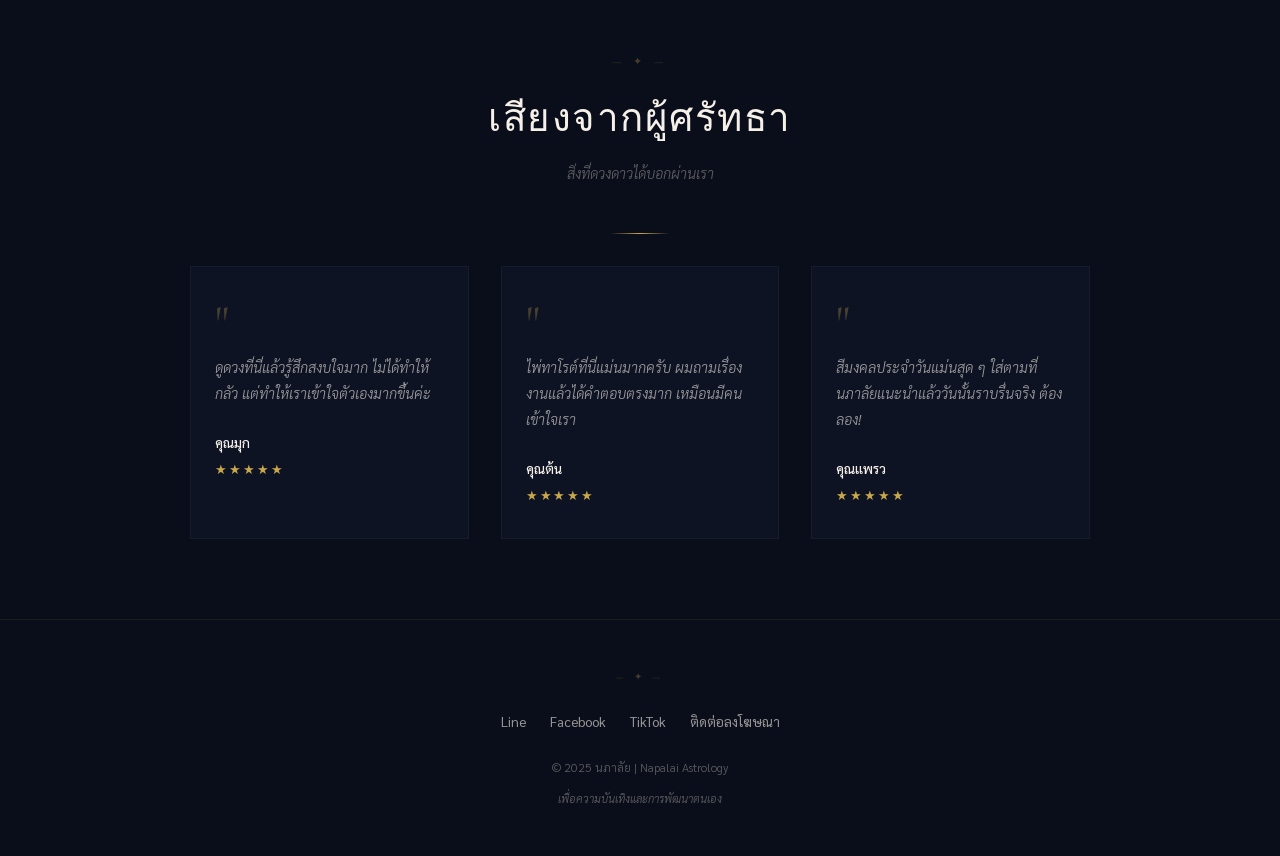
<file: templates/index_v3.html>
<!DOCTYPE html>
<html lang="th">
<head>
<meta charset="UTF-8">
<meta name="viewport" content="width=device-width, initial-scale=1.0, viewport-fit=cover">
<title>นภาลัย | NAPALAI ASTROLOGY</title>
<meta name="description" content="ดูดวงโหราศาสตร์ไทยระดับตำนาน — AI แม่นยำ ลิขิตฟ้าให้เราอ่านให้">
<meta name="theme-color" content="#0a0e1a">

<!-- Google Fonts -->
<link rel="preconnect" href="https://fonts.googleapis.com">
<link rel="preconnect" href="https://fonts.gstatic.com" crossorigin>
<link href="https://fonts.googleapis.com/css2?family=Cormorant+Garamond:ital,wght@0,300;0,400;0,500;0,600;0,700;1,300;1,400&family=Sarabun:ital,wght@0,300;0,400;0,500;0,600;0,700;1,300&display=swap" rel="stylesheet">

<style>
/* ══════════════════════════════════════════
   CSS CUSTOM PROPERTIES
   ══════════════════════════════════════════ */
:root {
  --bg-deep: #0a0e1a;
  --bg-card: rgba(16, 20, 38, 0.85);
  --gold: #c9a84c;
  --gold-dim: rgba(201, 168, 76, 0.3);
  --gold-glow: rgba(201, 168, 76, 0.12);
  --ivory: #f5f0e8;
  --ivory-dim: rgba(245, 240, 232, 0.6);
  --ivory-muted: rgba(245, 240, 232, 0.35);
  --radius-lg: 2px;
  --ease-out: cubic-bezier(0.25, 0.46, 0.45, 0.94);
  --ease-smooth: cubic-bezier(0.4, 0, 0.2, 1);
}

/* ══════════════════════════════════════════
   RESET & BASE
   ══════════════════════════════════════════ */
*, *::before, *::after { box-sizing: border-box; margin: 0; padding: 0; }

html {
  scroll-behavior: smooth;
  font-size: 16px;
  -webkit-font-smoothing: antialiased;
}

body {
  font-family: 'Sarabun', sans-serif;
  background: var(--bg-deep);
  color: var(--ivory);
  min-height: 100vh;
  overflow-x: hidden;
  line-height: 1.7;
  position: relative;
}

/* ── Grain Overlay ── */
body::before {
  content: '';
  position: fixed;
  inset: 0;
  z-index: 9999;
  pointer-events: none;
  opacity: 0.03;
  background-image: url("data:image/svg+xml,%3Csvg viewBox='0 0 256 256' xmlns='http://www.w3.org/2000/svg'%3E%3Cfilter id='noise'%3E%3CfeTurbulence type='fractalNoise' baseFrequency='0.75' numOctaves='4' stitchTiles='stitch'/%3E%3C/filter%3E%3Crect width='100%25' height='100%25' filter='url(%23noise)' opacity='1'/%3E%3C/svg%3E");
  background-size: 128px 128px;
}

/* ══════════════════════════════════════════
   STARFIELD CANVAS
   ══════════════════════════════════════════ */
#starfield {
  position: fixed;
  inset: 0;
  z-index: 0;
  pointer-events: none;
}

/* ══════════════════════════════════════════
   MAIN CONTENT WRAPPER
   ══════════════════════════════════════════ */
.main-content {
  position: relative;
  z-index: 1;
}

/* ══════════════════════════════════════════
   SECTION BASICS
   ══════════════════════════════════════════ */
section {
  padding: 4rem 1.5rem;
  position: relative;
}

.container {
  max-width: 1100px;
  margin: 0 auto;
}

/* ══════════════════════════════════════════
   GOLD DIVIDER / LINE
   ══════════════════════════════════════════ */
.gold-line {
  width: 60px;
  height: 1px;
  background: linear-gradient(90deg, transparent, var(--gold), transparent);
  margin: 0 auto 2rem;
}

.gold-line.left {
  margin-left: 0;
}

/* ══════════════════════════════════════════
   HERO SECTION
   ══════════════════════════════════════════ */
.hero {
  min-height: 100vh;
  display: flex;
  flex-direction: column;
  align-items: center;
  justify-content: center;
  text-align: center;
  padding-top: 2rem;
}

.hero-constellation {
  position: relative;
  width: 100px;
  height: 100px;
  margin-bottom: 2.5rem;
}

.hero-constellation svg {
  width: 100%;
  height: 100%;
  animation: constellationPulse 4s ease-in-out infinite;
}

@keyframes constellationPulse {
  0%, 100% { filter: drop-shadow(0 0 8px var(--gold-glow)); }
  50% { filter: drop-shadow(0 0 24px rgba(201, 168, 76, 0.35)); }
}

.hero-brand {
  font-family: 'Cormorant Garamond', serif;
  font-size: clamp(2.5rem, 8vw, 4.5rem);
  font-weight: 400;
  letter-spacing: 0.08em;
  color: var(--gold);
  margin-bottom: 0.25rem;
  opacity: 0;
  animation: fadeSlideUp 1s var(--ease-out) 0.3s forwards;
}

.hero-brand-sub {
  font-family: 'Cormorant Garamond', serif;
  font-size: clamp(0.75rem, 2.5vw, 0.95rem);
  font-weight: 300;
  letter-spacing: 0.35em;
  text-transform: uppercase;
  color: var(--ivory-dim);
  margin-bottom: 2.5rem;
  opacity: 0;
  animation: fadeSlideUp 1s var(--ease-out) 0.5s forwards;
}

.hero-tagline {
  font-family: 'Sarabun', sans-serif;
  font-size: clamp(1rem, 3vw, 1.25rem);
  font-weight: 300;
  font-style: italic;
  color: var(--ivory-muted);
  line-height: 1.8;
  margin-bottom: 3rem;
  max-width: 480px;
  opacity: 0;
  animation: fadeSlideUp 1s var(--ease-out) 0.7s forwards;
}

.hero-cta {
  opacity: 0;
  animation: fadeSlideUp 1s var(--ease-out) 0.9s forwards;
}

.btn-gold {
  display: inline-block;
  font-family: 'Sarabun', sans-serif;
  font-size: 0.9rem;
  font-weight: 500;
  letter-spacing: 0.05em;
  color: var(--gold);
  padding: 0.9rem 2.8rem;
  background: transparent;
  border: 1px solid var(--gold);
  cursor: pointer;
  text-decoration: none;
  transition: all 0.35s var(--ease-smooth);
  position: relative;
  overflow: hidden;
}

.btn-gold::before {
  content: '';
  position: absolute;
  inset: 0;
  background: var(--gold);
  transform: scaleX(0);
  transform-origin: left;
  transition: transform 0.35s var(--ease-smooth);
  z-index: -1;
}

.btn-gold:hover::before { transform: scaleX(1); }
.btn-gold:hover {
  color: var(--bg-deep);
  border-color: var(--gold);
}

/* ══════════════════════════════════════════
   SERVICES SECTION
   ══════════════════════════════════════════ */
.services {
  padding-top: 2rem;
  padding-bottom: 5rem;
}

.section-ornament {
  text-align: center;
  color: var(--gold-dim);
  font-size: 0.7rem;
  letter-spacing: 0.4em;
  margin-bottom: 1rem;
  font-family: 'Cormorant Garamond', serif;
}

.section-title {
  font-family: 'Cormorant Garamond', serif;
  font-size: clamp(1.8rem, 5vw, 2.4rem);
  font-weight: 400;
  color: var(--ivory);
  text-align: center;
  margin-bottom: 0.5rem;
  letter-spacing: 0.04em;
}

.section-sub {
  font-family: 'Sarabun', sans-serif;
  font-size: 0.9rem;
  font-weight: 300;
  color: var(--ivory-muted);
  text-align: center;
  font-style: italic;
  margin-bottom: 3rem;
}

.service-grid {
  display: grid;
  grid-template-columns: 1fr;
  gap: 1.5rem;
  max-width: 900px;
  margin: 0 auto;
}

@media (min-width: 768px) {
  .service-grid { grid-template-columns: repeat(3, 1fr); }
}

.service-card {
  background: var(--bg-card);
  border: 1px solid var(--gold-dim);
  padding: 2.5rem 1.5rem;
  text-align: center;
  cursor: pointer;
  transition: all 0.4s var(--ease-smooth);
  position: relative;
  overflow: hidden;
}

.service-card::after {
  content: '';
  position: absolute;
  inset: 0;
  background: linear-gradient(135deg, var(--gold-glow) 0%, transparent 60%);
  opacity: 0;
  transition: opacity 0.4s var(--ease-smooth);
  pointer-events: none;
}

.service-card:hover::after { opacity: 1; }
.service-card:hover {
  border-color: var(--gold);
  transform: translateY(-2px);
}

.service-icon {
  font-size: 2.4rem;
  margin-bottom: 1.2rem;
  display: block;
  filter: drop-shadow(0 0 12px var(--gold-glow));
}

.service-name {
  font-family: 'Cormorant Garamond', serif;
  font-size: 1.35rem;
  font-weight: 500;
  color: var(--ivory);
  margin-bottom: 0.5rem;
  letter-spacing: 0.05em;
}

.service-desc {
  font-family: 'Sarabun', sans-serif;
  font-size: 0.85rem;
  font-weight: 300;
  color: var(--ivory-muted);
  line-height: 1.6;
}

/* ══════════════════════════════════════════
   MORE SERVICES (HIDDEN GRID)
   ══════════════════════════════════════════ */
.more-services-grid {
  display: grid;
  grid-template-columns: repeat(auto-fill, minmax(150px, 1fr));
  gap: 1rem;
  margin-top: 2.5rem;
  max-width: 900px;
  margin-left: auto;
  margin-right: auto;
}

.more-service-chip {
  background: var(--bg-card);
  border: 1px solid rgba(201, 168, 76, 0.15);
  padding: 1rem;
  text-align: center;
  cursor: pointer;
  transition: all 0.3s var(--ease-smooth);
  font-family: 'Sarabun', sans-serif;
  font-size: 0.82rem;
  color: var(--ivory-dim);
}

.more-service-chip:hover {
  border-color: var(--gold);
  color: var(--gold);
}

.more-service-chip .chip-icon {
  display: block;
  font-size: 1.4rem;
  margin-bottom: 0.35rem;
}

/* ══════════════════════════════════════════
   TESTIMONIALS
   ══════════════════════════════════════════ */
.testimonials {
  padding-top: 2rem;
  padding-bottom: 5rem;
}

.testimonial-grid {
  display: grid;
  grid-template-columns: 1fr;
  gap: 2rem;
  max-width: 900px;
  margin: 0 auto;
}

@media (min-width: 768px) {
  .testimonial-grid { grid-template-columns: repeat(3, 1fr); }
}

.testimonial-card {
  background: var(--bg-card);
  border: 1px solid rgba(255, 255, 255, 0.04);
  padding: 2rem 1.5rem;
  position: relative;
}

.testimonial-quote-mark {
  font-family: 'Cormorant Garamond', serif;
  font-size: 3rem;
  line-height: 1;
  color: var(--gold-dim);
  margin-bottom: 0.5rem;
}

.testimonial-text {
  font-family: 'Sarabun', sans-serif;
  font-size: 0.9rem;
  font-weight: 300;
  font-style: italic;
  color: var(--ivory-dim);
  line-height: 1.8;
  margin-bottom: 1.5rem;
}

.testimonial-author {
  font-family: 'Sarabun', sans-serif;
  font-size: 0.85rem;
  font-weight: 500;
  color: var(--ivory);
}

.testimonial-stars {
  color: var(--gold);
  font-size: 0.8rem;
  margin-top: 0.25rem;
  letter-spacing: 0.15em;
}

/* ══════════════════════════════════════════
   FOOTER
   ══════════════════════════════════════════ */
.site-footer {
  text-align: center;
  padding: 3rem 1.5rem;
  border-top: 1px solid rgba(201, 168, 76, 0.1);
  position: relative;
  z-index: 1;
}

.footer-ornament {
  color: var(--gold-dim);
  font-size: 0.65rem;
  letter-spacing: 0.4em;
  margin-bottom: 1.5rem;
  font-family: 'Cormorant Garamond', serif;
}

.footer-social {
  display: flex;
  justify-content: center;
  gap: 1.5rem;
  margin-bottom: 1.5rem;
}

.footer-social a {
  color: var(--ivory-dim);
  text-decoration: none;
  font-size: 0.85rem;
  transition: color 0.3s;
}

.footer-social a:hover { color: var(--gold); }

.footer-copy {
  font-family: 'Sarabun', sans-serif;
  font-size: 0.75rem;
  color: var(--ivory-muted);
  font-weight: 300;
}

.footer-disclaimer {
  font-family: 'Sarabun', sans-serif;
  font-size: 0.7rem;
  color: var(--ivory-muted);
  font-weight: 300;
  font-style: italic;
  margin-top: 0.75rem;
}

/* ══════════════════════════════════════════
   MODAL
   ══════════════════════════════════════════ */
.modal-overlay {
  position: fixed;
  inset: 0;
  background: rgba(5, 7, 14, 0.92);
  backdrop-filter: blur(8px);
  -webkit-backdrop-filter: blur(8px);
  z-index: 100;
  display: flex;
  align-items: center;
  justify-content: center;
  padding: 1.5rem;
  opacity: 0;
  pointer-events: none;
  transition: opacity 0.35s var(--ease-smooth);
}

.modal-overlay.active {
  opacity: 1;
  pointer-events: auto;
}

.modal-panel {
  background: var(--bg-card);
  border: 1px solid var(--gold-dim);
  max-width: 500px;
  width: 100%;
  padding: 2.5rem 1.5rem;
  position: relative;
  max-height: 85vh;
  overflow-y: auto;
}

.modal-close {
  position: absolute;
  top: 1rem;
  right: 1rem;
  background: none;
  border: none;
  color: var(--ivory-muted);
  cursor: pointer;
  font-size: 1.2rem;
  font-family: inherit;
  transition: color 0.3s;
  width: 32px;
  height: 32px;
  display: flex;
  align-items: center;
  justify-content: center;
}

.modal-close:hover { color: var(--gold); }

.modal-title {
  font-family: 'Cormorant Garamond', serif;
  font-size: 1.6rem;
  font-weight: 400;
  color: var(--gold);
  text-align: center;
  margin-bottom: 0.25rem;
}

.modal-subtitle {
  font-family: 'Sarabun', sans-serif;
  font-size: 0.85rem;
  color: var(--ivory-muted);
  text-align: center;
  font-style: italic;
  margin-bottom: 2rem;
}

.modal-body {
  color: var(--ivory-dim);
  font-size: 0.9rem;
  line-height: 1.8;
}

.modal-body .result-block {
  background: rgba(201, 168, 76, 0.04);
  border-left: 1px solid var(--gold);
  padding: 1rem 1.2rem;
  margin: 1rem 0;
}

.modal-input {
  width: 100%;
  padding: 0.8rem 1rem;
  background: rgba(255, 255, 255, 0.04);
  border: 1px solid var(--gold-dim);
  color: var(--ivory);
  font-family: 'Sarabun', sans-serif;
  font-size: 0.9rem;
  margin-bottom: 1rem;
  outline: none;
  transition: border-color 0.3s;
}

.modal-input:focus { border-color: var(--gold); }
.modal-input::placeholder { color: var(--ivory-muted); }

.modal-btn {
  width: 100%;
  display: block;
  text-align: center;
  font-family: 'Sarabun', sans-serif;
  font-size: 0.9rem;
  font-weight: 500;
  letter-spacing: 0.05em;
  color: var(--bg-deep);
  padding: 0.8rem;
  background: var(--gold);
  border: none;
  cursor: pointer;
  transition: opacity 0.3s;
}

.modal-btn:hover { opacity: 0.85; }
.modal-btn:disabled { opacity: 0.4; cursor: not-allowed; }

.modal-loader {
  text-align: center;
  padding: 2rem;
  color: var(--gold-dim);
}

.modal-loader .dot-pulse {
  display: inline-block;
  width: 6px;
  height: 6px;
  border-radius: 50%;
  background: var(--gold);
  margin: 0 4px;
  animation: dotPulse 1.4s infinite ease-in-out both;
}

.modal-loader .dot-pulse:nth-child(1) { animation-delay: -0.32s; }
.modal-loader .dot-pulse:nth-child(2) { animation-delay: -0.16s; }

@keyframes dotPulse {
  0%, 80%, 100% { transform: scale(0); opacity: 0.3; }
  40% { transform: scale(1); opacity: 1; }
}

/* ══════════════════════════════════════════
   COLORMEE CARD (SPECIAL)
   ══════════════════════════════════════════ */
.colorme-display {
  text-align: center;
  padding: 1.5rem 0;
}

.color-circle {
  width: 80px;
  height: 80px;
  border-radius: 50%;
  margin: 0 auto 1rem;
  box-shadow: 0 0 40px var(--color-glow, var(--gold-glow));
  transition: all 0.5s;
}

.colorme-categories {
  display: grid;
  gap: 0.5rem;
  margin-top: 1rem;
}

.colorme-cat {
  display: flex;
  align-items: center;
  gap: 0.75rem;
  padding: 0.6rem 0.8rem;
  background: rgba(255, 255, 255, 0.02);
  border: 1px solid rgba(255, 255, 255, 0.04);
}

.colorme-swatch {
  width: 20px;
  height: 20px;
  border-radius: 50%;
  flex-shrink: 0;
}

.colorme-label {
  font-size: 0.82rem;
  color: var(--ivory-dim);
  flex: 1;
  text-align: left;
}

.colorme-value {
  font-size: 0.82rem;
  font-weight: 500;
  color: var(--ivory);
}

/* ══════════════════════════════════════════
   ANIMATIONS
   ══════════════════════════════════════════ */
@keyframes fadeSlideUp {
  from { opacity: 0; transform: translateY(24px); }
  to { opacity: 1; transform: translateY(0); }
}

.reveal {
  opacity: 0;
  transform: translateY(30px);
  transition: opacity 0.7s var(--ease-out), transform 0.7s var(--ease-out);
}

.reveal.visible {
  opacity: 1;
  transform: translateY(0);
}

.reveal-delay-1 { transition-delay: 0.1s; }
.reveal-delay-2 { transition-delay: 0.2s; }
.reveal-delay-3 { transition-delay: 0.3s; }
.reveal-delay-4 { transition-delay: 0.4s; }

/* ══════════════════════════════════════════
   RESPONSIVE TWEAKS
   ══════════════════════════════════════════ */
@media (max-width: 480px) {
  .hero { padding: 5rem 1rem 3rem; }
  section { padding: 3rem 1rem; }
  .service-card { padding: 2rem 1.2rem; }
  .modal-panel { padding: 2rem 1.2rem; }
}
</style>
</head>
<body>

<!-- Starfield Canvas -->
<canvas id="starfield"></canvas>

<div class="main-content">

<!-- ═══════════════════════════════════════
   HERO
   ═══════════════════════════════════════ -->
<section class="hero" id="top">
  <div class="hero-constellation">
    <svg viewBox="0 0 100 100" fill="none" xmlns="http://www.w3.org/2000/svg">
      <circle cx="50" cy="12" r="2" fill="#c9a84c"/>
      <circle cx="22" cy="32" r="1.5" fill="#c9a84c"/>
      <circle cx="78" cy="32" r="1.5" fill="#c9a84c"/>
      <circle cx="14" cy="62" r="1.5" fill="#c9a84c"/>
      <circle cx="86" cy="62" r="1.5" fill="#c9a84c"/>
      <circle cx="50" cy="85" r="2.5" fill="#c9a84c"/>
      <line x1="50" y1="14" x2="22" y2="30" stroke="#c9a84c" stroke-width="0.5" opacity="0.6"/>
      <line x1="50" y1="14" x2="78" y2="30" stroke="#c9a84c" stroke-width="0.5" opacity="0.6"/>
      <line x1="22" y1="34" x2="14" y2="60" stroke="#c9a84c" stroke-width="0.5" opacity="0.6"/>
      <line x1="78" y1="34" x2="86" y2="60" stroke="#c9a84c" stroke-width="0.5" opacity="0.6"/>
      <line x1="14" y1="64" x2="50" y2="83" stroke="#c9a84c" stroke-width="0.5" opacity="0.6"/>
      <line x1="86" y1="64" x2="50" y2="83" stroke="#c9a84c" stroke-width="0.5" opacity="0.6"/>
      <line x1="22" y1="34" x2="78" y2="34" stroke="#c9a84c" stroke-width="0.5" opacity="0.3"/>
      <line x1="14" y1="64" x2="86" y2="64" stroke="#c9a84c" stroke-width="0.5" opacity="0.3"/>
    </svg>
  </div>

  <h1 class="hero-brand">นภาลัย</h1>
  <p class="hero-brand-sub">Napalai Astrology</p>
  <p class="hero-tagline">"ดวงไม่ใช่ความงมงาย <br>แต่คือข้อมูลของชีวิต"</p>
  <div class="hero-cta">
    <button class="btn-gold" onclick="document.querySelector('#services').scrollIntoView({behavior:'smooth'})">เริ่มดูดวงตอนนี้</button>
  </div>
</section>

<!-- ═══════════════════════════════════════
   SERVICES
   ═══════════════════════════════════════ -->
<section class="services" id="services">
  <div class="container">
    <div class="section-ornament reveal">— ✦ —</div>
    <h2 class="section-title reveal reveal-delay-1">ตำราแห่งดวงดาว</h2>
    <p class="section-sub reveal reveal-delay-2">เลือกศาสตร์ที่ท่านศรัทธา</p>
    <div class="gold-line"></div>

    <div class="service-grid">
      <!-- ดูดวงชะตา -->
      <div class="service-card reveal reveal-delay-1" onclick="openFortune('zodiac')">
        <span class="service-icon">♈</span>
        <h3 class="service-name">ดูดวงชะตา</h3>
        <p class="service-desc">พยากรณ์ตามราศี<br>และตำแหน่งดาวนพเคราะห์</p>
      </div>

      <!-- ไพ่ทาโรต์ -->
      <div class="service-card reveal reveal-delay-2" onclick="openFortune('tarot')">
        <span class="service-icon">🃏</span>
        <h3 class="service-name">ไพ่ทาโรต์</h3>
        <p class="service-desc">เปิดไพ่ Major Arcana<br>หยั่งรู้คำตอบจากจิตใต้สำนึก</p>
      </div>

      <!-- ดาวนวพล -->
      <div class="service-card reveal reveal-delay-3" onclick="openFortune('colorme')">
        <span class="service-icon">🎨</span>
        <h3 class="service-name">สีมงคลวันนี้</h3>
        <p class="service-desc">สีนำโชคตามตำรา<br>มังกรหยก 5 หมวดหมู่</p>
      </div>
    </div>

    <!-- More Services -->
    <div class="more-services-grid reveal reveal-delay-4">
      <div class="more-service-chip" onclick="openFortune('yam')">
        <span class="chip-icon">🎲</span> จับยาม 3 เหรียญ
      </div>
      <div class="more-service-chip" onclick="openFortune('phone')">
        <span class="chip-icon">📱</span> เบอร์มงคล
      </div>
      <div class="more-service-chip" onclick="openFortune('compatibility')">
        <span class="chip-icon">💕</span> ดวงสมพงษ์
      </div>
      <div class="more-service-chip" onclick="openFortune('siamsi')">
        <span class="chip-icon">🏮</span> เซียมซี
      </div>
      <div class="more-service-chip" onclick="openFortune('birthday')">
        <span class="chip-icon">👶</span> นิสัยวันเกิด
      </div>
    </div>
  </div>
</section>

<!-- ═══════════════════════════════════════
   TESTIMONIALS
   ═══════════════════════════════════════ -->
<section class="testimonials">
  <div class="container">
    <div class="section-ornament reveal">— ✦ —</div>
    <h2 class="section-title reveal reveal-delay-1">เสียงจากผู้ศรัทธา</h2>
    <p class="section-sub reveal reveal-delay-2">สิ่งที่ดวงดาวได้บอกผ่านเรา</p>
    <div class="gold-line"></div>

    <div class="testimonial-grid">
      <div class="testimonial-card reveal reveal-delay-1">
        <div class="testimonial-quote-mark">"</div>
        <p class="testimonial-text">ดูดวงที่นี่แล้วรู้สึกสงบใจมาก ไม่ได้ทำให้กลัว แต่ทำให้เราเข้าใจตัวเองมากขึ้นค่ะ</p>
        <p class="testimonial-author">คุณมุก</p>
        <p class="testimonial-stars">★★★★★</p>
      </div>

      <div class="testimonial-card reveal reveal-delay-2">
        <div class="testimonial-quote-mark">"</div>
        <p class="testimonial-text">ไพ่ทาโรต์ที่นี่แม่นมากครับ ผมถามเรื่องงานแล้วได้คำตอบตรงมาก เหมือนมีคนเข้าใจเรา</p>
        <p class="testimonial-author">คุณต้น</p>
        <p class="testimonial-stars">★★★★★</p>
      </div>

      <div class="testimonial-card reveal reveal-delay-3">
        <div class="testimonial-quote-mark">"</div>
        <p class="testimonial-text">สีมงคลประจำวันแม่นสุด ๆ ใส่ตามที่นภาลัยแนะนำแล้ววันนั้นราบรื่นจริง ต้องลอง!</p>
        <p class="testimonial-author">คุณแพรว</p>
        <p class="testimonial-stars">★★★★★</p>
      </div>
    </div>
  </div>
</section>

<!-- ═══════════════════════════════════════
   FOOTER
   ═══════════════════════════════════════ -->
<footer class="site-footer">
  <div class="footer-ornament">— ✦ —</div>
  <div class="footer-social">
    <a href="#">Line</a>
    <a href="#">Facebook</a>
    <a href="#">TikTok</a>
    <a href="#">ติดต่อลงโฆษณา</a>
  </div>
  <p class="footer-copy">© 2025 นภาลัย | Napalai Astrology</p>
  <p class="footer-disclaimer">เพื่อความบันเทิงและการพัฒนาตนเอง</p>
</footer>

</div><!-- /.main-content -->

<!-- ═══════════════════════════════════════
   FORTUNE MODAL
   ═══════════════════════════════════════ -->
<div class="modal-overlay" id="fortuneModal">
  <div class="modal-panel">
    <button class="modal-close" onclick="closeModal()">✕</button>
    <div id="modalContent"></div>
  </div>
</div>

<script>
/* ══════════════════════════════════════════
   STARFIELD
   ══════════════════════════════════════════ */
(function() {
  const canvas = document.getElementById('starfield');
  const ctx = canvas.getContext('2d');
  let stars = [];
  const STAR_COUNT = 120;

  function resize() {
    canvas.width = window.innerWidth;
    canvas.height = window.innerHeight;
  }

  function createStars() {
    stars = [];
    for (let i = 0; i < STAR_COUNT; i++) {
      stars.push({
        x: Math.random() * canvas.width,
        y: Math.random() * canvas.height,
        r: Math.random() * 1.2 + 0.3,
        alpha: Math.random() * 0.5 + 0.15,
        flicker: Math.random() * 0.005 + 0.002,
        dir: Math.random() > 0.5 ? 1 : -1,
      });
    }
  }

  function draw() {
    ctx.clearRect(0, 0, canvas.width, canvas.height);

    for (const s of stars) {
      // Flicker
      s.alpha += s.flicker * s.dir;
      if (s.alpha > 0.7) s.dir = -1;
      if (s.alpha < 0.1) s.dir = 1;

      ctx.beginPath();
      ctx.arc(s.x, s.y, s.r, 0, Math.PI * 2);
      ctx.fillStyle = `rgba(229, 218, 198, ${s.alpha})`;
      ctx.fill();
    }

    requestAnimationFrame(draw);
  }

  resize();
  createStars();
  draw();
  window.addEventListener('resize', () => { resize(); createStars(); });
})();

/* ══════════════════════════════════════════
   INTERSECTION OBSERVER (REVEAL ON SCROLL)
   ══════════════════════════════════════════ */
(function() {
  const observer = new IntersectionObserver((entries) => {
    entries.forEach(entry => {
      if (entry.isIntersecting) {
        entry.target.classList.add('visible');
      }
    });
  }, { threshold: 0.15, rootMargin: '0px 0px -50px 0px' });

  document.querySelectorAll('.reveal').forEach(el => observer.observe(el));
})();

/* ══════════════════════════════════════════
   FORTUNE MODAL SYSTEM
   ══════════════════════════════════════════ */
const FORTUNE_META = {
  tarot:    { title: 'ไพ่ทาโรต์',         sub: 'เปิดไพ่ Major Arcana — AI วิเคราะห์ทันที',                           endpoint: '/api/tarot',          input: false },
  yam:      { title: 'จับยาม 3 เหรียญ',  sub: 'เสี่ยงทายโชคชะตาจากตำราโบราณ',                                     endpoint: '/api/yam',            input: false },
  phone:    { title: 'เบอร์มงคล',         sub: 'กรอกเบอร์โทรศัพท์เพื่อวิเคราะห์เลขมงคล',                            endpoint: '/api/phone',          input: true,  placeholder: '08XXXXXXXX หรือ 0XX-XXX-XXXX' },
  compatibility: { title: 'ดวงสมพงษ์',    sub: 'กรอกวันเกิดคุณและคู่เพื่อเช็คความเข้ากัน',                           endpoint: '/api/compatibility',  input: true,  placeholder: 'เช่น 15/08/2535 และ 22/12/2536' },
  siamsi:   { title: 'เซียมซี',           sub: 'เสี่ยงเซียมซี — คำทำนายจาก 28 ใบ',                                  endpoint: '/api/siamsi',         input: false },
  birthday: { title: 'นิสัยวันเกิด',      sub: 'กรอกวันเกิดเพื่อวิเคราะห์นิสัยตามวัน',                              endpoint: '/api/birthday',       input: true,  placeholder: 'เช่น 15 สิงหาคม' },
  zodiac:   { title: '12 ราศี',           sub: 'กรอกราศีของคุณเพื่อดูดวงรายวัน',                                    endpoint: '/api/zodiac',         input: true,  placeholder: 'เช่น มังกร, ราศีเมษ, Gemini' },
  colorme:  { title: 'สีมงคลวันนี้',       sub: 'สีนำโชคตามตำรามังกรหยก — AI แนะนำ 5 หมวดหมู่',                    endpoint: '/api/colorme',        input: false },
};

function openFortune(type) {
  const meta = FORTUNE_META[type];
  if (!meta) return;

  const modal = document.getElementById('fortuneModal');
  const content = document.getElementById('modalContent');

  let html = `<h3 class="modal-title">${meta.title}</h3>`;
  html += `<p class="modal-subtitle">${meta.sub}</p>`;
  html += `<div class="modal-body">`;

  if (meta.input) {
    html += `<input type="text" id="fortuneInput" class="modal-input" placeholder="${meta.placeholder}">`;
    html += `<button class="modal-btn" onclick="fetchFortune('${type}', '${meta.endpoint}')">🔮 ดูดวงเลย</button>`;
  } else {
    html += `<div id="fortuneResult"><div class="modal-loader"><span class="dot-pulse"></span><span class="dot-pulse"></span><span class="dot-pulse"></span></div></div>`;
  }

  html += `</div>`;

  content.innerHTML = html;
  modal.classList.add('active');

  // Auto-fetch for no-input types
  if (!meta.input) {
    fetchFortune(type, meta.endpoint);
  }

  // Enter to submit
  if (meta.input) {
    setTimeout(() => {
      const inp = document.getElementById('fortuneInput');
      if (inp) {
        inp.focus();
        inp.addEventListener('keydown', (e) => {
          if (e.key === 'Enter') fetchFortune(type, meta.endpoint);
        });
      }
    }, 100);
  }
}

function closeModal() {
  document.getElementById('fortuneModal').classList.remove('active');
}

// Close on overlay click
document.getElementById('fortuneModal').addEventListener('click', (e) => {
  if (e.target === e.currentTarget) closeModal();
});

// Close on Escape
document.addEventListener('keydown', (e) => {
  if (e.key === 'Escape') closeModal();
});

// ── POST body builders per type ─────────────────
const INPUT_BUILDERS = {
  phone:    () => { const v = document.getElementById('fortuneInput').value.trim(); return v ? { number: v } : null; },
  compatibility: () => {
    const v = document.getElementById('fortuneInput').value.trim();
    if (!v) return null;
    const parts = v.split(/และ|,|,/).map(s => s.trim());
    if (parts.length < 2) return { person1: v, person2: '' };
    return { person1: parts[0], person2: parts[1] };
  },
  birthday: () => { const v = document.getElementById('fortuneInput').value.trim(); return v ? { day: v } : null; },
  zodiac:   () => { const v = document.getElementById('fortuneInput').value.trim(); return v ? { sign: v } : null; },
};

async function fetchFortune(type, endpoint) {
  const modal = document.getElementById('fortuneModal');
  const meta = FORTUNE_META[type];

  // Show loader
  let resultEl = document.getElementById('fortuneResult');
  if (!resultEl) {
    resultEl = document.createElement('div');
    resultEl.id = 'fortuneResult';
    const body = document.querySelector('.modal-body');
    if (body) body.appendChild(resultEl);
  }

  if (meta.input) {
    const btn = document.querySelector('.modal-btn');
    if (btn) { btn.disabled = true; btn.textContent = '⏳ กำลังดูดวง...'; }
  }

  resultEl.innerHTML = '<div class="modal-loader"><span class="dot-pulse"></span><span class="dot-pulse"></span><span class="dot-pulse"></span></div>';

  try {
    // Build POST body
    let body = {};
    if (meta.input) {
      const builder = INPUT_BUILDERS[type];
      if (builder) {
        body = builder();
        if (!body) {
          resultEl.innerHTML = '<p style="color:#e88;text-align:center">กรุณากรอกข้อมูลก่อน</p>';
          if (meta.input) { const btn = document.querySelector('.modal-btn'); if (btn) { btn.disabled = false; btn.textContent = '🔮 ดูดวงเลย'; } }
          return;
        }
      } else {
        const inp = document.getElementById('fortuneInput');
        if (!inp || !inp.value.trim()) {
          resultEl.innerHTML = '<p style="color:#e88;text-align:center">กรุณากรอกข้อมูลก่อน</p>';
          if (meta.input) { const btn = document.querySelector('.modal-btn'); if (btn) { btn.disabled = false; btn.textContent = '🔮 ดูดวงเลย'; } }
          return;
        }
        body = { input: inp.value.trim() };
      }
    }

    const resp = await fetch(endpoint, {
      method: 'POST',
      headers: { 'Content-Type': 'application/json' },
      body: JSON.stringify(body)
    });
    const data = await resp.json();

    // Special rendering for colorme
    if (type === 'colorme') {
      renderColorme(data, resultEl);
      return;
    }

    // Generic rendering
    let html = '<div class="result-block">';
    if (data.reading) {
      html += `<p>${escapeHtml(data.reading).replace(/\n/g, '<br>')}</p>`;
    } else if (data.response) {
      html += `<p>${escapeHtml(data.response).replace(/\n/g, '<br>')}</p>`;
    } else if (data.result) {
      html += `<p>${escapeHtml(data.result).replace(/\n/g, '<br>')}</p>`;
    } else if (data.message) {
      html += `<p>${escapeHtml(data.message)}</p>`;
    } else {
      html += `<p>${JSON.stringify(data, null, 2)}</p>`;
    }
    html += '</div>';
    resultEl.innerHTML = html;

  } catch (err) {
    resultEl.innerHTML = `<p style="color:#e88;text-align:center">❌ เกิดข้อผิดพลาด: ${err.message}</p>`;
  } finally {
    if (meta.input) {
      const btn = document.querySelector('.modal-btn');
      if (btn) { btn.disabled = false; btn.textContent = '🔮 ดูดวงอีกครั้ง'; }
    }
  }
}

function renderColorme(data, resultEl) {
  const today = new Date();
  const thaiDays = ['อาทิตย์','จันทร์','อังคาร','พุธ','พฤหัสบดี','ศุกร์','เสาร์'];
  let dayIdx = today.getDay();
  let dayName = thaiDays[dayIdx];

  // Rahu check
  const hour = today.getHours();
  if (dayIdx === 3 && (hour >= 18 || hour < 6)) dayName = 'พุธ (กลางคืน — ราหู)';

  let html = '';
  html += `<div class="colorme-display">`;
  html += `<p style="font-size:0.85rem;color:var(--ivory-muted)">${dayName} | ${data.day || ''}</p>`;

  if (data.hex) {
    html += `<div class="color-circle" style="background:${data.hex};--color-glow:${data.hex}44"></div>`;
    html += `<p style="color:${data.hex};font-size:1.1rem;font-weight:500">${data.color || ''}</p>`;
  }

  if (data.planet) html += `<p style="font-size:0.8rem;color:var(--ivory-muted)">ดาว ${data.planet}</p>`;
  if (data.forbidden) html += `<p style="font-size:0.78rem;color:rgba(255,255,255,0.4)">⚠ สีกาลกิณี: ${data.forbidden}</p>`;
  html += `</div>`;

  // Huasengheng categories
  if (data.career || data.money || data.love || data.health || data.luck) {
    html += '<div class="gold-line" style="width:40px;margin:1.5rem auto"></div>';
    html += '<p style="text-align:center;font-size:0.82rem;color:var(--gold);margin-bottom:1rem;letter-spacing:0.05em">— ตารางมังกรหยก —</p>';
    html += '<div class="colorme-categories">';

    const cats = [
      { label: '💼 การงาน',  color: data.career,  name: data.career },
      { label: '💰 การเงิน',  color: data.money,   name: data.money },
      { label: '💕 ความรัก', color: data.love,    name: data.love },
      { label: '🏥 สุขภาพ',  color: data.health,  name: data.health },
      { label: '🍀 โชคลาภ',  color: data.luck,    name: data.luck },
    ];

    cats.forEach(c => {
      if (c.color) {
        html += `<div class="colorme-cat">`;
        html += `<span class="colorme-swatch" style="background:${c.color}"></span>`;
        html += `<span class="colorme-label">${c.label}</span>`;
        html += `<span class="colorme-value">${c.name || c.color}</span>`;
        html += `</div>`;
      }
    });
    html += '</div>';

    if (data.lucky_numbers) {
      html += `<p style="text-align:center;margin-top:1rem;font-size:0.85rem;color:var(--gold)">🔢 เลขนำโชค: ${data.lucky_numbers.join(', ')}</p>`;
    }
  }
  if (data.reading) {
    html += `<div class="result-block" style="margin-top:1rem"><p>${escapeHtml(data.reading).replace(/\n/g,'<br>')}</p></div>`;
  }

  resultEl.innerHTML = html;
}

function escapeHtml(str) {
  if (!str) return '';
  const div = document.createElement('div');
  div.textContent = str;
  return div.innerHTML;
}

// Handle page load hash for direct fortune links
window.addEventListener('DOMContentLoaded', () => {
  const hash = window.location.hash.replace('#', '');
  if (hash && FORTUNE_META[hash]) {
    openFortune(hash);
  }
});
</script>

</body>
</html>
</file>
<file: static/style.css>
@import url('https://fonts.googleapis.com/css2?family=Prompt:wght@300;400;500;600;700&family=IBM+Plex+Sans+Thai:wght@300;400;500;600;700&display=swap');

:root {
  --bg-deep: #050505;
  --bg-charcoal: #0a0a0a;
  --bg-surface: #111111;
  --bg-card: #1a1a1a;
  --gold: #D4AF37;
  --gold-light: #F0D060;
  --gold-dim: #8B7332;
  --purple: #7C3AED;
  --purple-glow: #9B6DFF;
  --purple-dim: #4C1D95;
  --text: #FFFFFF;
  --text-secondary: #A1A1AA;
  --text-muted: #71717A;
  --border: #27272A;
  --border-glow: rgba(212, 175, 55, 0.15);
  --glass: rgba(255, 255, 255, 0.03);
  --glass-border: rgba(255, 255, 255, 0.06);
  --radius: 24px;
  --radius-sm: 14px;
  --radius-xs: 10px;
  --font: 'Prompt', 'IBM Plex Sans Thai', sans-serif;
}

* { margin: 0; padding: 0; box-sizing: border-box; }
html { scroll-behavior: smooth; }
body {
  font-family: var(--font);
  background: var(--bg-deep);
  color: var(--text);
  line-height: 1.6;
  overflow-x: hidden;
  -webkit-font-smoothing: antialiased;
}

/* Particle canvas */
#particles {
  position: fixed; top: 0; left: 0; width: 100%; height: 100%;
  pointer-events: none; z-index: 0;
}

/* Glass navbar */
.navbar {
  position: sticky; top: 0; z-index: 100;
  background: rgba(5,5,5,0.85);
  backdrop-filter: blur(20px) saturate(180%);
  -webkit-backdrop-filter: blur(20px) saturate(180%);
  border-bottom: 1px solid var(--glass-border);
  padding: 12px 20px;
  display: flex; align-items: center; justify-content: space-between;
}
.nav-left { display: flex; align-items: center; gap: 10px; }
.nav-logo {
  width: 38px; height: 38px; border-radius: 50%;
  background: radial-gradient(circle at 30% 30%, var(--gold-light), var(--purple-dim));
  display: flex; align-items: center; justify-content: center;
  font-size: 20px; animation: crystalGlow 3s ease-in-out infinite;
  box-shadow: 0 0 20px rgba(124,58,237,0.3);
}
@keyframes crystalGlow {
  0%,100% { box-shadow: 0 0 20px rgba(124,58,237,0.3); }
  50% { box-shadow: 0 0 40px rgba(124,58,237,0.6), 0 0 60px rgba(212,175,55,0.2); }
}
.nav-brand h1 { font-size: 18px; font-weight: 700; color: var(--text); letter-spacing: -0.5px; }
.nav-brand span { font-size: 11px; color: var(--text-muted); display: block; margin-top: -3px; }
.nav-avatar {
  width: 36px; height: 36px; border-radius: 50%;
  background: linear-gradient(135deg, var(--purple-dim), #1a1a2e);
  border: 1.5px solid var(--border);
  display: flex; align-items: center; justify-content: center;
  font-size: 16px; cursor: pointer;
}

/* Hero */
.hero {
  position: relative; z-index: 1;
  text-align: center; padding: 60px 20px 40px;
  overflow: hidden;
}
.hero-cards {
  position: relative; height: 160px; margin-bottom: 20px;
}
.tarot-float {
  position: absolute; font-size: 48px;
  filter: drop-shadow(0 0 30px rgba(124,58,237,0.4));
  animation: floatCard 6s ease-in-out infinite;
}
.tarot-float:nth-child(1) { left: 10%; top: 20px; animation-delay: 0s; font-size: 52px; }
.tarot-float:nth-child(2) { left: 40%; top: 0px; animation-delay: -2s; font-size: 44px; }
.tarot-float:nth-child(3) { left: 65%; top: 30px; animation-delay: -4s; font-size: 56px; }
@keyframes floatCard {
  0%,100% { transform: translateY(0) rotate(-3deg); }
  50% { transform: translateY(-20px) rotate(3deg); }
}
.hero h2 {
  font-size: 32px; font-weight: 700; letter-spacing: -1px;
  line-height: 1.2; margin-bottom: 8px;
  background: linear-gradient(135deg, #fff 30%, var(--gold-light) 70%);
  -webkit-background-clip: text; -webkit-text-fill-color: transparent;
}
.hero p {
  font-size: 15px; color: var(--text-secondary);
  margin-bottom: 28px; line-height: 1.5;
}
.hero-cta {
  display: flex; flex-direction: column; gap: 10px;
  max-width: 320px; margin: 0 auto;
}
.btn-primary {
  background: linear-gradient(135deg, var(--gold), #B8962E);
  color: #000; border: none; padding: 14px 32px;
  border-radius: 50px; font-size: 16px; font-weight: 600;
  cursor: pointer; letter-spacing: -0.3px;
  transition: all 0.3s;
  box-shadow: 0 4px 30px rgba(212,175,55,0.25);
  font-family: var(--font);
}
.btn-primary:active { transform: scale(0.96); }
.btn-secondary {
  background: transparent; color: var(--text-secondary);
  border: 1px solid var(--border); padding: 12px 32px;
  border-radius: 50px; font-size: 14px; font-weight: 500;
  cursor: pointer; transition: all 0.3s;
  font-family: var(--font);
}
.btn-secondary:hover { border-color: var(--gold-dim); color: var(--text); }

/* Glow divider */
.glow-divider {
  width: 60px; height: 3px; border-radius: 3px;
  background: linear-gradient(90deg, transparent, var(--gold), transparent);
  margin: 0 auto 24px;
}

/* Feature grid */
.section-title {
  text-align: center; font-size: 22px; font-weight: 700;
  margin-bottom: 4px; letter-spacing: -0.5px;
}
.section-sub {
  text-align: center; font-size: 13px; color: var(--text-muted);
  margin-bottom: 24px;
}
.features {
  position: relative; z-index: 1;
  padding: 0 16px 40px;
}
.feature-grid {
  display: grid; grid-template-columns: 1fr 1fr;
  gap: 12px; max-width: 420px; margin: 0 auto;
}
.feat-card {
  background: var(--bg-card);
  border: 1px solid var(--border);
  border-radius: var(--radius);
  padding: 20px 16px;
  cursor: pointer; transition: all 0.3s;
  position: relative; overflow: hidden;
  text-align: center;
}
.feat-card::after {
  content: ''; position: absolute; inset: 0;
  background: linear-gradient(135deg, transparent, rgba(212,175,55,0.03));
  opacity: 0; transition: opacity 0.3s;
}
.feat-card:active::after { opacity: 1; }
.feat-card:active { transform: scale(0.97); border-color: var(--gold-dim); }
.feat-icon {
  font-size: 36px; margin-bottom: 10px;
  display: block; transition: transform 0.3s;
}
.feat-card:active .feat-icon { transform: scale(1.15); }
.feat-card h3 { font-size: 15px; font-weight: 600; color: var(--text); margin-bottom: 4px; }
.feat-card p { font-size: 12px; color: var(--text-muted); line-height: 1.4; }
.feat-arrow {
  display: inline-block; margin-top: 8px; font-size: 14px; color: var(--gold-dim);
  transition: all 0.3s;
}
.feat-card:active .feat-arrow { transform: translateX(4px); color: var(--gold); }

/* Affiliate card — gold-tinted */
.affiliate-card {
  border-color: rgba(212,175,55,0.35) !important;
  background: linear-gradient(135deg, var(--bg-card), rgba(212,175,55,0.05)) !important;
  text-decoration: none !important;
}
.affiliate-card::before {
  content: 'AD';
  position: absolute; top: 8px; right: 8px;
  background: rgba(212,175,55,0.2); color: var(--gold);
  font-size: 9px; font-weight: 700; padding: 2px 6px;
  border-radius: 4px; letter-spacing: 0.5px;
}
.affiliate-card:active {
  border-color: var(--gold) !important;
  box-shadow: 0 0 20px rgba(212,175,55,0.15);
}

/* Active/highlight card */
.feat-card.active {
  border-color: var(--gold-dim);
  box-shadow: 0 0 30px rgba(124,58,237,0.1), 0 0 60px rgba(212,175,55,0.05);
}

/* Shine animation on card */
@keyframes shine {
  0% { left: -100%; }
  100% { left: 200%; }
}
.feat-card .shine {
  position: absolute; top: 0; left: -100%;
  width: 50%; height: 100%;
  background: linear-gradient(90deg, transparent, rgba(255,255,255,0.02), transparent);
  transform: skewX(-25deg);
}

/* Social proof */
.social-proof {
  position: relative; z-index: 1;
  text-align: center; padding: 20px 16px 40px;
}
.counter {
  font-size: 40px; font-weight: 700;
  background: linear-gradient(135deg, var(--gold-light), var(--purple-glow));
  -webkit-background-clip: text; -webkit-text-fill-color: transparent;
}
.counter-label { font-size: 14px; color: var(--text-secondary); margin-top: 4px; }
.testimonials {
  display: flex; gap: 12px; overflow-x: auto;
  padding: 20px 0; scroll-snap-type: x mandatory;
  -webkit-overflow-scrolling: touch;
}
.testimonial {
  min-width: 260px; scroll-snap-align: start;
  background: var(--bg-card); border: 1px solid var(--border);
  border-radius: var(--radius); padding: 16px;
  text-align: left;
}
.testimonial .stars { color: var(--gold); font-size: 14px; margin-bottom: 8px; }
.testimonial .quote { font-size: 13px; color: var(--text-secondary); font-style: italic; line-height: 1.5; }
.testimonial .author { font-size: 12px; color: var(--text-muted); margin-top: 8px; }

/* Premium CTA */
.premium-cta {
  position: relative; z-index: 1;
  margin: 0 16px 40px; max-width: 420px; margin-left: auto; margin-right: auto;
}
.premium-card {
  background: linear-gradient(135deg, rgba(124,58,237,0.15), rgba(212,175,55,0.08));
  border: 1px solid rgba(212,175,55,0.2);
  border-radius: var(--radius);
  padding: 32px 24px; text-align: center;
  position: relative; overflow: hidden;
}
.premium-card::before {
  content: ''; position: absolute; top: -50%; left: -50%;
  width: 200%; height: 200%;
  background: radial-gradient(circle, rgba(124,58,237,0.1) 0%, transparent 70%);
  animation: premiumPulse 4s ease-in-out infinite;
}
@keyframes premiumPulse {
  0%,100% { transform: scale(1); opacity: 0.5; }
  50% { transform: scale(1.2); opacity: 1; }
}
.premium-card > * { position: relative; z-index: 1; }
.premium-card h3 { font-size: 20px; font-weight: 700; margin-bottom: 8px; }
.premium-card p { font-size: 14px; color: var(--text-secondary); margin-bottom: 20px; }
.btn-premium {
  background: linear-gradient(135deg, var(--purple), var(--purple-dim));
  color: #fff; border: none; padding: 14px 36px;
  border-radius: 50px; font-size: 15px; font-weight: 600;
  cursor: pointer; box-shadow: 0 4px 30px rgba(124,58,237,0.3);
  transition: all 0.3s; font-family: var(--font);
}
.btn-premium:active { transform: scale(0.96); }

/* Result panel */
.result-panel {
  position: fixed; inset: 0; z-index: 200;
  background: rgba(5,5,5,0.95);
  backdrop-filter: blur(30px);
  -webkit-backdrop-filter: blur(30px);
  display: none; flex-direction: column;
  overflow-y: auto; padding: 60px 20px 120px;
}
.result-panel.show { display: flex; }
.result-close {
  position: fixed; top: 16px; right: 16px; z-index: 201;
  width: 40px; height: 40px; border-radius: 50%;
  background: var(--bg-card); border: 1px solid var(--border);
  color: var(--text-secondary); font-size: 18px;
  cursor: pointer; display: none; align-items: center; justify-content: center;
}
.result-panel.show .result-close { display: flex; }
.result-reading {
  max-width: 480px; margin: 0 auto;
  font-size: 14px; line-height: 1.8; color: var(--text-secondary);
  white-space: pre-wrap;
}
.result-reading .section-title {
  color: var(--gold); font-weight: 600; margin-top: 16px; font-size: 15px;
}
.loader-ring {
  display: none; align-items: center; justify-content: center;
  padding: 40px;
}
.loader-ring .ring {
  width: 40px; height: 40px; border-radius: 50%;
  border: 3px solid var(--border);
  border-top-color: var(--gold);
  animation: spin 0.8s linear infinite;
}
@keyframes spin { to { transform: rotate(360deg); } }

/* Bottom nav */
.bottom-nav {
  position: fixed; bottom: 0; left: 0; right: 0; z-index: 100;
  background: rgba(5,5,5,0.9);
  backdrop-filter: blur(20px);
  -webkit-backdrop-filter: blur(20px);
  border-top: 1px solid var(--glass-border);
  display: flex; justify-content: space-around;
  padding: 8px 0 env(safe-area-inset-bottom, 12px);
}
.nav-item {
  display: flex; flex-direction: column; align-items: center; gap: 4px;
  cursor: pointer; padding: 4px 16px; color: var(--text-muted);
  transition: all 0.2s; font-size: 11px; font-weight: 500;
  font-family: var(--font);
}
.nav-item .nav-icon { font-size: 22px; }
.nav-item.active { color: var(--gold); }

/* Feature panels (hidden by default) */
.feat-input {
  position: fixed; inset: 0; z-index: 200;
  background: rgba(5,5,5,0.95);
  backdrop-filter: blur(30px);
  display: none; flex-direction: column; align-items: center;
  justify-content: center; gap: 16px; padding: 20px;
}
.feat-input.show { display: flex; }
.feat-input .close-btn {
  position: fixed; top: 16px; right: 16px;
  width: 40px; height: 40px; border-radius: 50%;
  background: var(--bg-card); border: 1px solid var(--border);
  color: var(--text-secondary); font-size: 18px; cursor: pointer;
  display: flex; align-items: center; justify-content: center;
}
.feat-input input, .feat-input select {
  width: 100%; max-width: 300px; padding: 14px 18px;
  border-radius: var(--radius-xs); background: var(--bg-card);
  border: 1px solid var(--border); color: var(--text);
  font-size: 16px; font-family: var(--font); outline: none;
  transition: border-color 0.3s;
}
.feat-input input:focus, .feat-input select:focus {
  border-color: var(--gold-dim);
}
.feat-input .btn-submit {
  width: 100%; max-width: 300px;
}

/* Zodiac wheel */
.zodiac-grid {
  display: grid; grid-template-columns: repeat(3, 1fr);
  gap: 8px; max-width: 300px;
}
.zodiac-btn {
  padding: 10px 8px; border-radius: var(--radius-xs);
  background: var(--bg-card); border: 1px solid var(--border);
  color: var(--text-secondary); cursor: pointer;
  font-size: 13px; font-family: var(--font);
  transition: all 0.2s;
}
.zodiac-btn:active { border-color: var(--gold-dim); color: var(--gold); background: rgba(212,175,55,0.1); }
.zodiac-btn.selected { border-color: var(--gold); color: var(--gold); background: rgba(212,175,55,0.12); }

/* Ad slots */
.ad-native {
  background: rgba(255,255,255,0.02);
  border: 1px dashed rgba(255,255,255,0.08);
  border-radius: var(--radius);
  padding: 16px; text-align: center; cursor: pointer;
  transition: all 0.2s;
}
.ad-native:hover { border-color: var(--gold-dim); }
.ad-label { font-size: 10px; color: var(--text-muted); margin-bottom: 6px; }
.ad-title { font-size: 14px; color: var(--gold); font-weight: 600; }
.ad-desc { font-size: 12px; color: var(--text-muted); margin-top: 4px; }

/* Animation classes */
.fade-up {
  opacity: 0; transform: translateY(30px);
  transition: all 0.6s cubic-bezier(0.16, 1, 0.3, 1);
}
.fade-up.visible { opacity: 1; transform: translateY(0); }

/* Scrollbar */
::-webkit-scrollbar { width: 4px; }
::-webkit-scrollbar-track { background: transparent; }
::-webkit-scrollbar-thumb { background: var(--border); border-radius: 4px; }
</file>
